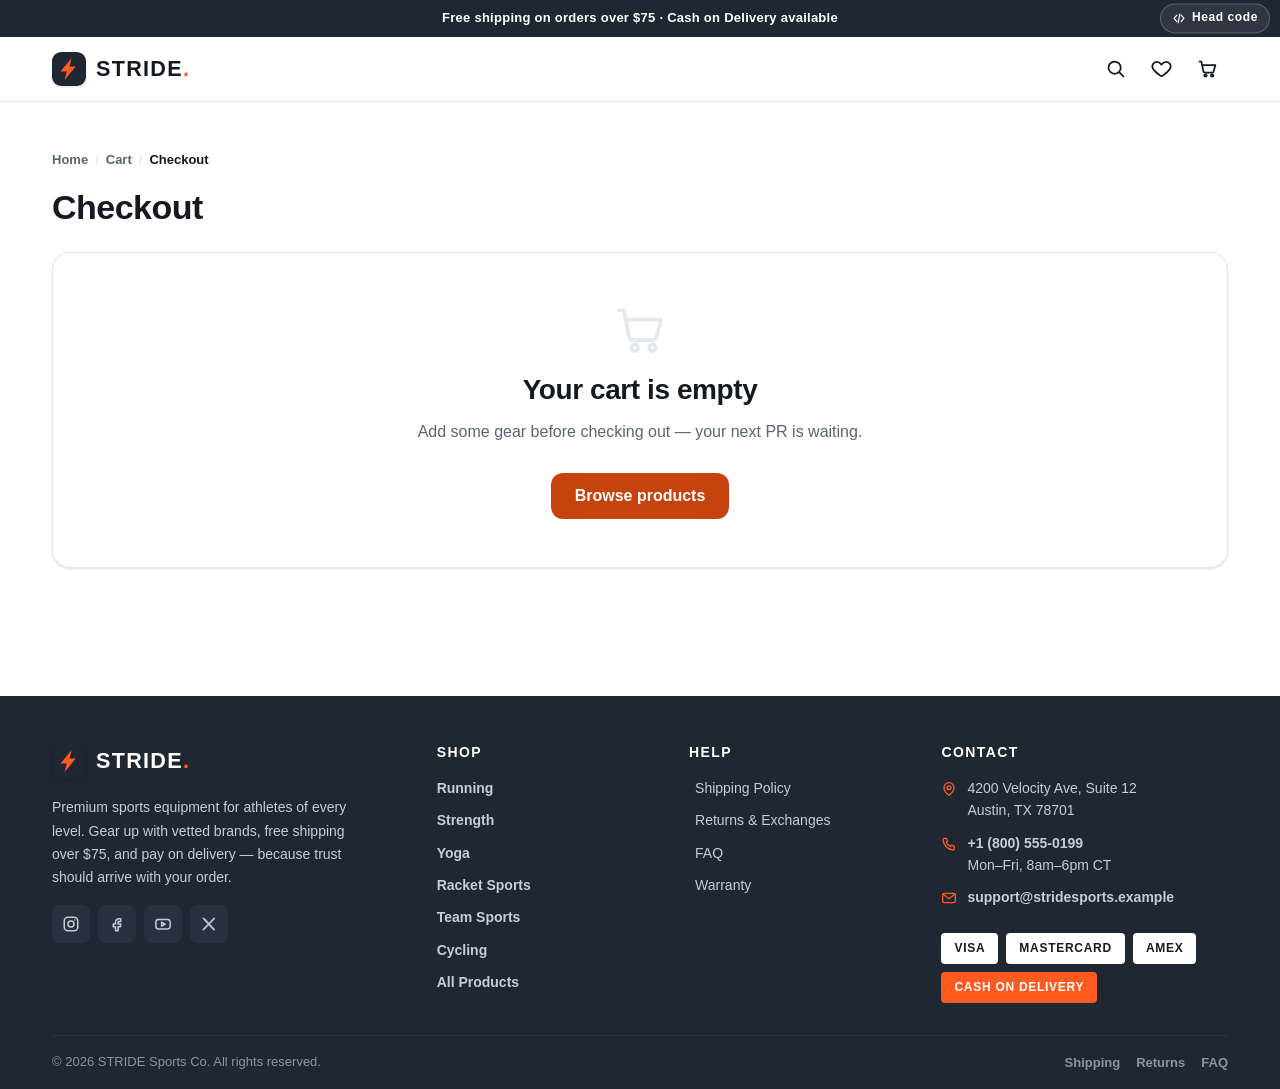
<file: checkout.html>
<!DOCTYPE html>
<!-- ============================================================
     STRIDE Sports Co. — checkout.html
     Cash-on-Delivery checkout: LEFT = contact & shipping form
     (full inline validation), RIGHT = sticky order summary.
     js/checkout.js renders the summary, validates the form,
     creates the order (SP-YYYY-XXXXXX), clears the cart and
     redirects to thank-you.html?order=ID.
     ============================================================ -->
<html lang="en">
<head>
  <meta charset="UTF-8">
  <meta name="viewport" content="width=device-width, initial-scale=1">
  <meta name="description" content="Secure checkout — pay on delivery. Review your order, tell us where to ship, done.">
  <meta name="theme-color" content="#1F2733">
  <title>Checkout | STRIDE Sports Co.</title>
  <link rel="icon" href="data:image/svg+xml,%3Csvg xmlns='http://www.w3.org/2000/svg' viewBox='0 0 32 32'%3E%3Crect width='32' height='32' rx='7' fill='%231F2733'/%3E%3Cpath d='M18 5 8 18h6l-2 9L24 13h-6l2-8z' fill='%23FF5A1F'/%3E%3C/svg%3E">
  <link rel="stylesheet" href="css/styles.css">
  <!-- Google Tag Manager -->
  <script>(function(w,d,s,l,i){w[l]=w[l]||[];w[l].push({'gtm.start':
  new Date().getTime(),event:'gtm.js'});var f=d.getElementsByTagName(s)[0],
  j=d.createElement(s),dl=l!='dataLayer'?'&l='+l:'';j.async=true;j.src=
  'https://www.googletagmanager.com/gtm.js?id='+i+dl;f.parentNode.insertBefore(j,f);
  })(window,document,'script','dataLayer','GTM-T3CN49P6');</script>
  <!-- End Google Tag Manager -->
</head>
<body data-page="checkout">
  <a class="skip-link" href="#main">Skip to content</a>

  <div id="announcement-root"></div>
  <div id="header-root"></div>

  <main id="main">
    <div class="container section" style="padding-top:32px">
      <nav class="breadcrumbs" aria-label="Breadcrumb">
        <a href="index.html">Home</a><span class="bc-sep">/</span>
        <a href="index.html#featured">Cart</a><span class="bc-sep">/</span>
        <span aria-current="page">Checkout</span>
      </nav>
      <h1 style="margin-bottom:24px">Checkout</h1>

      <div class="error-banner" id="form-error-banner" role="alert"></div>

      <div class="checkout__grid" id="checkout-grid">
        <!-- LEFT: FORM -->
        <div id="co-form-wrap">
          <form id="checkout-form" novalidate>

            <!-- 1. Contact -->
            <section class="co-card" aria-labelledby="co-contact-title">
              <h2 class="co-card__title" id="co-contact-title"><span class="step-num">1</span> Contact information</h2>
              <div class="form-grid cols-2">
                <div class="field span-2">
                  <label for="f-fullname">Full name <span class="req">*</span></label>
                  <input type="text" id="f-fullname" name="fullname" autocomplete="name" placeholder="Jordan Kim" required>
                  <p class="field-error"></p>
                </div>
                <div class="field">
                  <label for="f-email">Email <span class="req">*</span></label>
                  <input type="email" id="f-email" name="email" autocomplete="email" placeholder="you@example.com" required>
                  <p class="field-error"></p>
                </div>
                <div class="field">
                  <label for="f-phone">Phone <span class="req">*</span></label>
                  <input type="tel" id="f-phone" name="phone" autocomplete="tel" placeholder="(555) 123-4567" required>
                  <p class="field-error"></p>
                </div>
              </div>
            </section>

            <!-- 2. Shipping -->
            <section class="co-card" aria-labelledby="co-ship-title">
              <h2 class="co-card__title" id="co-ship-title"><span class="step-num">2</span> Shipping address</h2>
              <div class="form-grid cols-2">
                <div class="field span-2">
                  <label for="f-country">Country</label>
                  <select id="f-country" name="country" disabled aria-describedby="country-note">
                    <option value="US" selected>United States</option>
                  </select>
                  <p class="field-error"></p>
                  <p class="file-note" id="country-note" style="margin-top:4px">We currently ship within the United States only.</p>
                </div>
                <div class="field span-2">
                  <label for="f-state">State / Region <span class="req">*</span></label>
                  <select id="f-state" name="state" autocomplete="address-level1" required>
                    <option value="">Select your state…</option>
                  </select>
                  <p class="field-error"></p>
                </div>
                <div class="field">
                  <label for="f-city">City <span class="req">*</span></label>
                  <input type="text" id="f-city" name="city" autocomplete="address-level2" placeholder="Austin" required>
                  <p class="field-error"></p>
                </div>
                <div class="field">
                  <label for="f-zip">ZIP code <span class="req">*</span></label>
                  <input type="text" id="f-zip" name="zip" inputmode="numeric" autocomplete="postal-code" placeholder="78701" maxlength="10" required>
                  <p class="field-error"></p>
                </div>
                <div class="field span-2">
                  <label for="f-address1">Street address <span class="req">*</span></label>
                  <input type="text" id="f-address1" name="address1" autocomplete="address-line1" placeholder="1234 Pecan St" required>
                  <p class="field-error"></p>
                </div>
                <div class="field span-2">
                  <label for="f-address2">Apartment, suite, etc. <span class="optional">(optional)</span></label>
                  <input type="text" id="f-address2" name="address2" autocomplete="address-line2" placeholder="Apt 4B">
                  <p class="field-error"></p>
                </div>
                <div class="field span-2">
                  <label for="f-notes">Order notes <span class="optional">(optional)</span></label>
                  <textarea id="f-notes" name="notes" placeholder="Gate codes, delivery preferences…"></textarea>
                  <p class="field-error"></p>
                </div>
              </div>

              <label class="check-row"><input type="checkbox" id="f-diff"> Ship to a different address</label>

              <div class="ship-diff" id="ship-diff">
                <div class="form-grid cols-2">
                  <div class="field span-2">
                    <label for="d-name">Recipient name <span class="req">*</span></label>
                    <input type="text" id="d-name" autocomplete="shipping name" placeholder="Whoever receives the parcel">
                    <p class="field-error"></p>
                  </div>
                  <div class="field span-2">
                    <label for="d-address1">Street address <span class="req">*</span></label>
                    <input type="text" id="d-address1" placeholder="1234 Pecan St">
                    <p class="field-error"></p>
                  </div>
                  <div class="field span-2">
                    <label for="d-address2">Apartment, suite, etc. <span class="optional">(optional)</span></label>
                    <input type="text" id="d-address2">
                    <p class="field-error"></p>
                  </div>
                  <div class="field">
                    <label for="d-city">City <span class="req">*</span></label>
                    <input type="text" id="d-city" placeholder="Austin">
                    <p class="field-error"></p>
                  </div>
                  <div class="field">
                    <label for="d-state">State <span class="req">*</span></label>
                    <select id="d-state"><option value="">Select…</option></select>
                    <p class="field-error"></p>
                  </div>
                  <div class="field">
                    <label for="d-zip">ZIP code <span class="req">*</span></label>
                    <input type="text" id="d-zip" inputmode="numeric" maxlength="10" placeholder="78701">
                    <p class="field-error"></p>
                  </div>
                </div>
              </div>

              <label class="check-row"><input type="checkbox" id="f-save-info" checked> Save this information for next time</label>
            </section>

            <!-- 3. Payment (COD) -->
            <section class="co-card" aria-labelledby="co-pay-title">
              <h2 class="co-card__title" id="co-pay-title"><span class="step-num">3</span> Payment</h2>
              <div class="radio-card radio-card--locked">
                <input type="radio" name="payment" id="pay-cod" value="cod" checked disabled aria-describedby="cod-note">
                <span>
                  <b>Cash on Delivery</b>
                  <p class="note" id="cod-note">Pay when your order arrives. Inspect your items at the door, then pay the courier in cash or by card. No prepayment, no card details required — that is the point.</p>
                </span>
              </div>
              <p class="file-note" style="margin-top:10px">The only payment method available at checkout. Your order total is collected on delivery.</p>
            </section>

            <!-- 4. Terms -->
            <section class="co-card" aria-labelledby="co-terms-title">
              <h2 class="co-card__title" id="co-terms-title"><span class="step-num">4</span> Confirmation</h2>
              <label class="check-row" style="margin-bottom:6px">
                <input type="checkbox" id="f-terms" required>
                <span>I agree to the <button type="button" class="link" data-policy="shipping" style="background:none;padding:0;font-weight:700;text-decoration:underline;color:var(--c-primary)">Shipping Policy</button> and <button type="button" class="link" data-policy="returns" style="background:none;padding:0;font-weight:700;text-decoration:underline;color:var(--c-primary)">Terms &amp; Conditions</button> <span class="req">*</span></span>
              </label>
              <p class="field-error" id="terms-error" style="margin-top:4px">You must accept the Terms &amp; Conditions to place your order.</p>
            </section>

            <button type="submit" class="btn btn--primary btn--lg btn--block" id="place-order" style="margin-top:20px">
              <span class="spinner" aria-hidden="true"></span>
              Place Order — Pay on Delivery
            </button>
          </form>
        </div>

        <!-- RIGHT: ORDER SUMMARY -->
        <aside class="co-aside" id="co-aside" aria-label="Order summary">
          <div class="co-card co-summary">
            <div style="display:flex;justify-content:space-between;align-items:center;margin-bottom:16px">
              <h2 style="margin:0;font-size:20px">Order summary</h2>
              <a class="co-edit-link" href="index.html#featured">Edit cart</a>
            </div>
            <div class="co-items" id="co-items"></div>
            <div id="co-promo-box"></div>
            <div class="sum-lines">
              <div class="sum-line"><span>Subtotal</span><span id="sum-subtotal">$0.00</span></div>
              <div class="sum-line discount" id="sum-discount-row" hidden><span>Discount</span><span id="sum-discount">−$0.00</span></div>
              <div class="sum-line"><span>Shipping <span id="sum-shipping-note" style="font-size:12px;display:block"></span></span><span id="sum-shipping">—</span></div>
              <div class="sum-line"><span>Tax estimate</span><span id="sum-tax">—</span></div>
              <div class="sum-line sum-line--total"><span>Total</span><span id="sum-total">$0.00</span></div>
            </div>
            <p class="file-note" style="margin-top:12px">
              <svg viewBox="0 0 24 24" width="14" height="14" fill="none" stroke="currentColor" stroke-width="2" stroke-linecap="round" stroke-linejoin="round" style="vertical-align:-2px" aria-hidden="true"><path d="M12 3l7.5 3.2v5.1c0 4.6-3.2 8.6-7.5 10.2-4.3-1.6-7.5-5.6-7.5-10.2V6.2z"/></svg>
              Nothing is charged online — you pay the courier on delivery.
            </p>
          </div>
        </aside>
      </div>

      <!-- Empty cart state -->
      <div class="co-card co-empty" id="co-empty" hidden>
        <svg viewBox="0 0 24 24" width="56" height="56" fill="none" stroke="currentColor" stroke-width="1.6" stroke-linecap="round" stroke-linejoin="round" aria-hidden="true"><path d="M3 4h2l2.3 11.2a2 2 0 0 0 2 1.6h7.8a2 2 0 0 0 2-1.55L21 8H6"/><circle cx="9.7" cy="20" r="1.4"/><circle cx="17.3" cy="20" r="1.4"/></svg>
        <h2>Your cart is empty</h2>
        <p class="muted">Add some gear before checking out — your next PR is waiting.</p>
        <a class="btn btn--primary" href="index.html#featured" style="margin-top:12px">Browse products</a>
      </div>
    </div>
  </main>

  <div id="drawer-root"></div>
  <div id="modal-root"></div>
  <div class="toast-root" id="toast-root" aria-live="polite" aria-atomic="false"></div>
  <div id="footer-root"></div>

  <script src="js/data.js"></script>
  <script src="js/main.js"></script>
  <script src="js/checkout.js"></script>
</body>
</html>
</file>
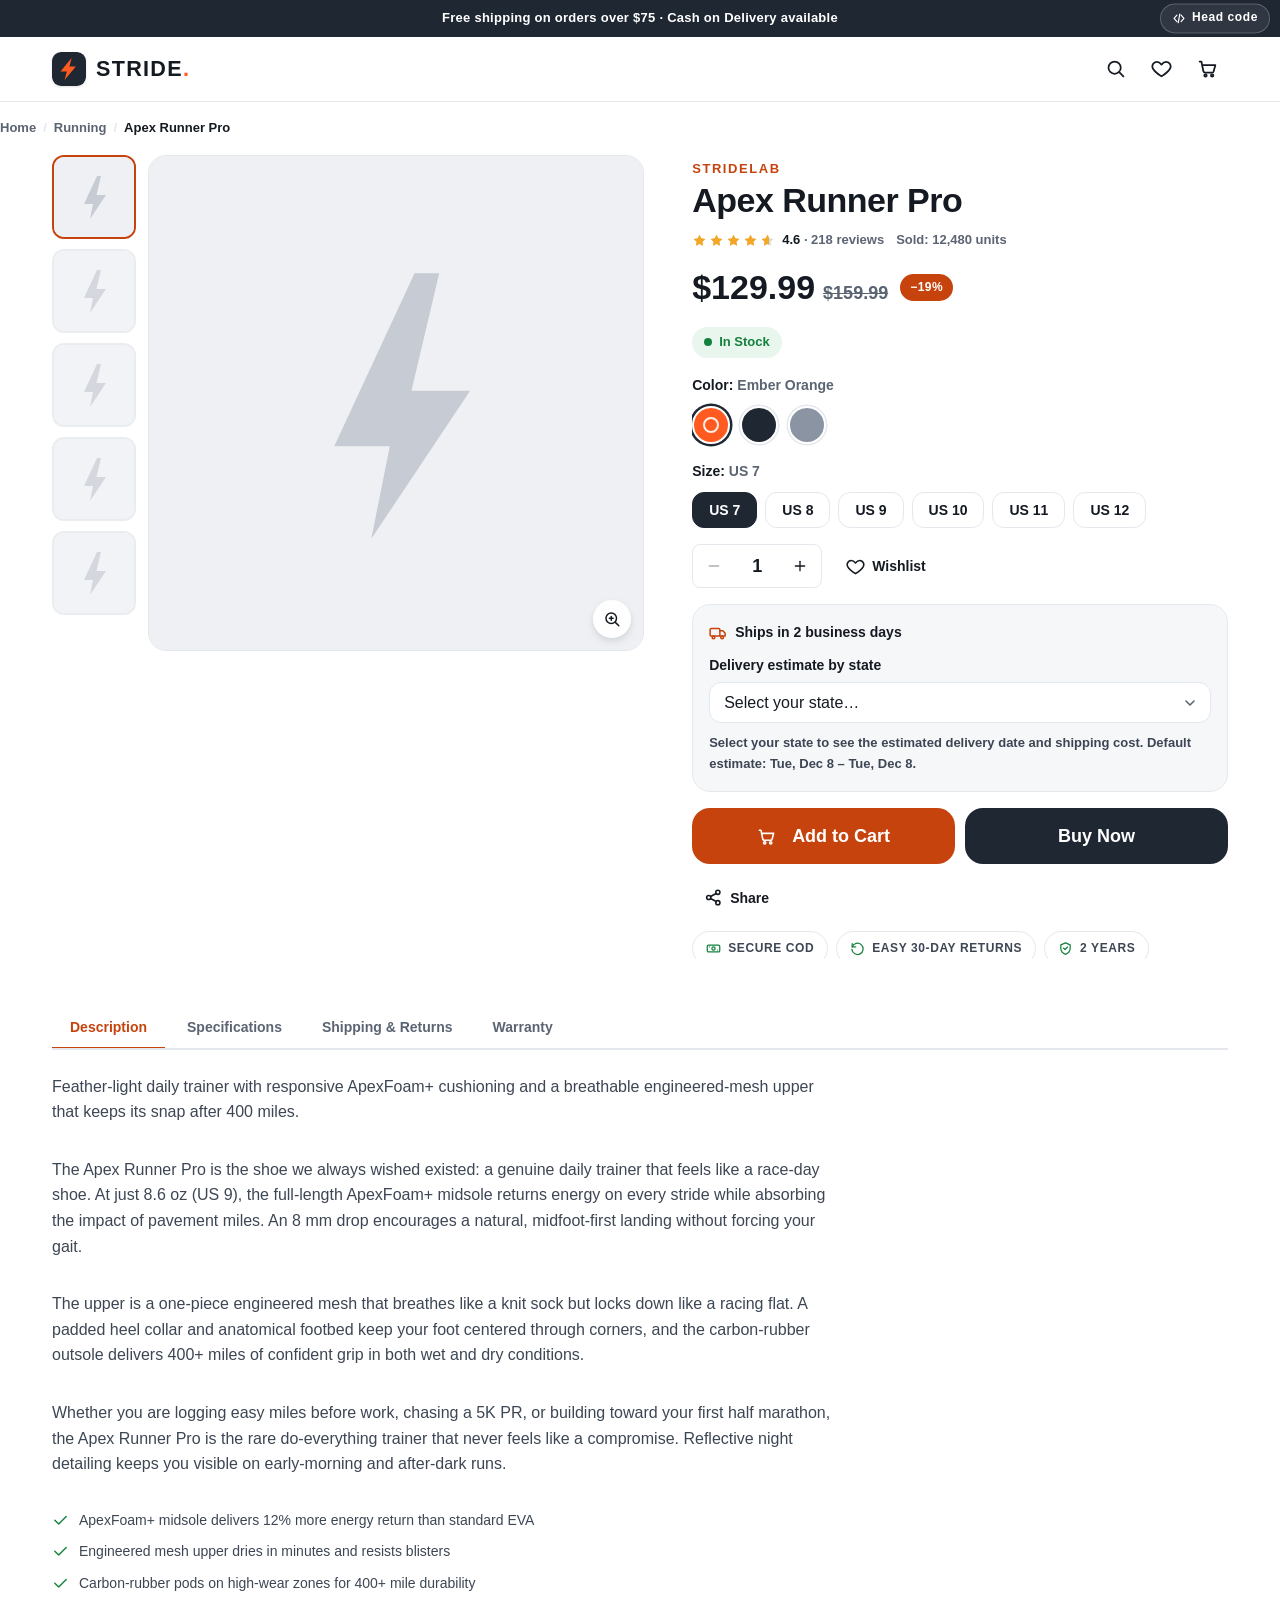
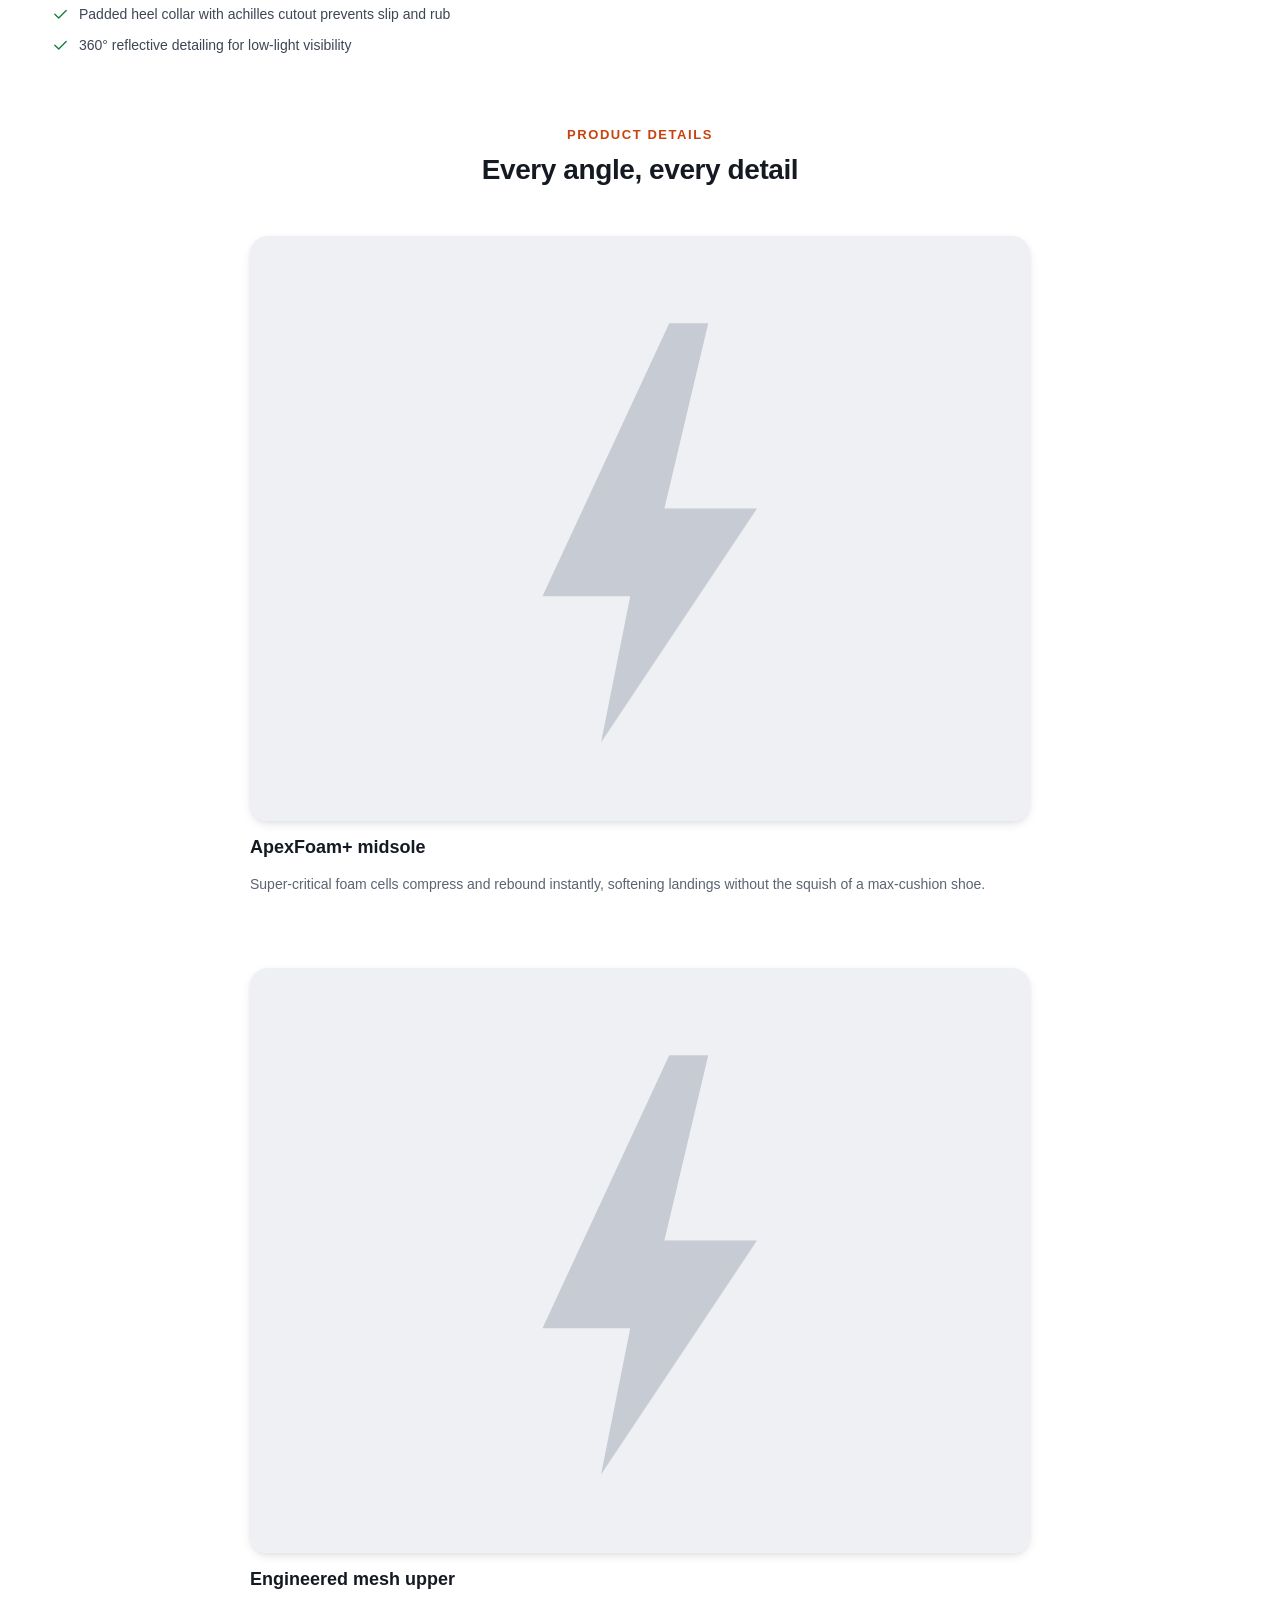
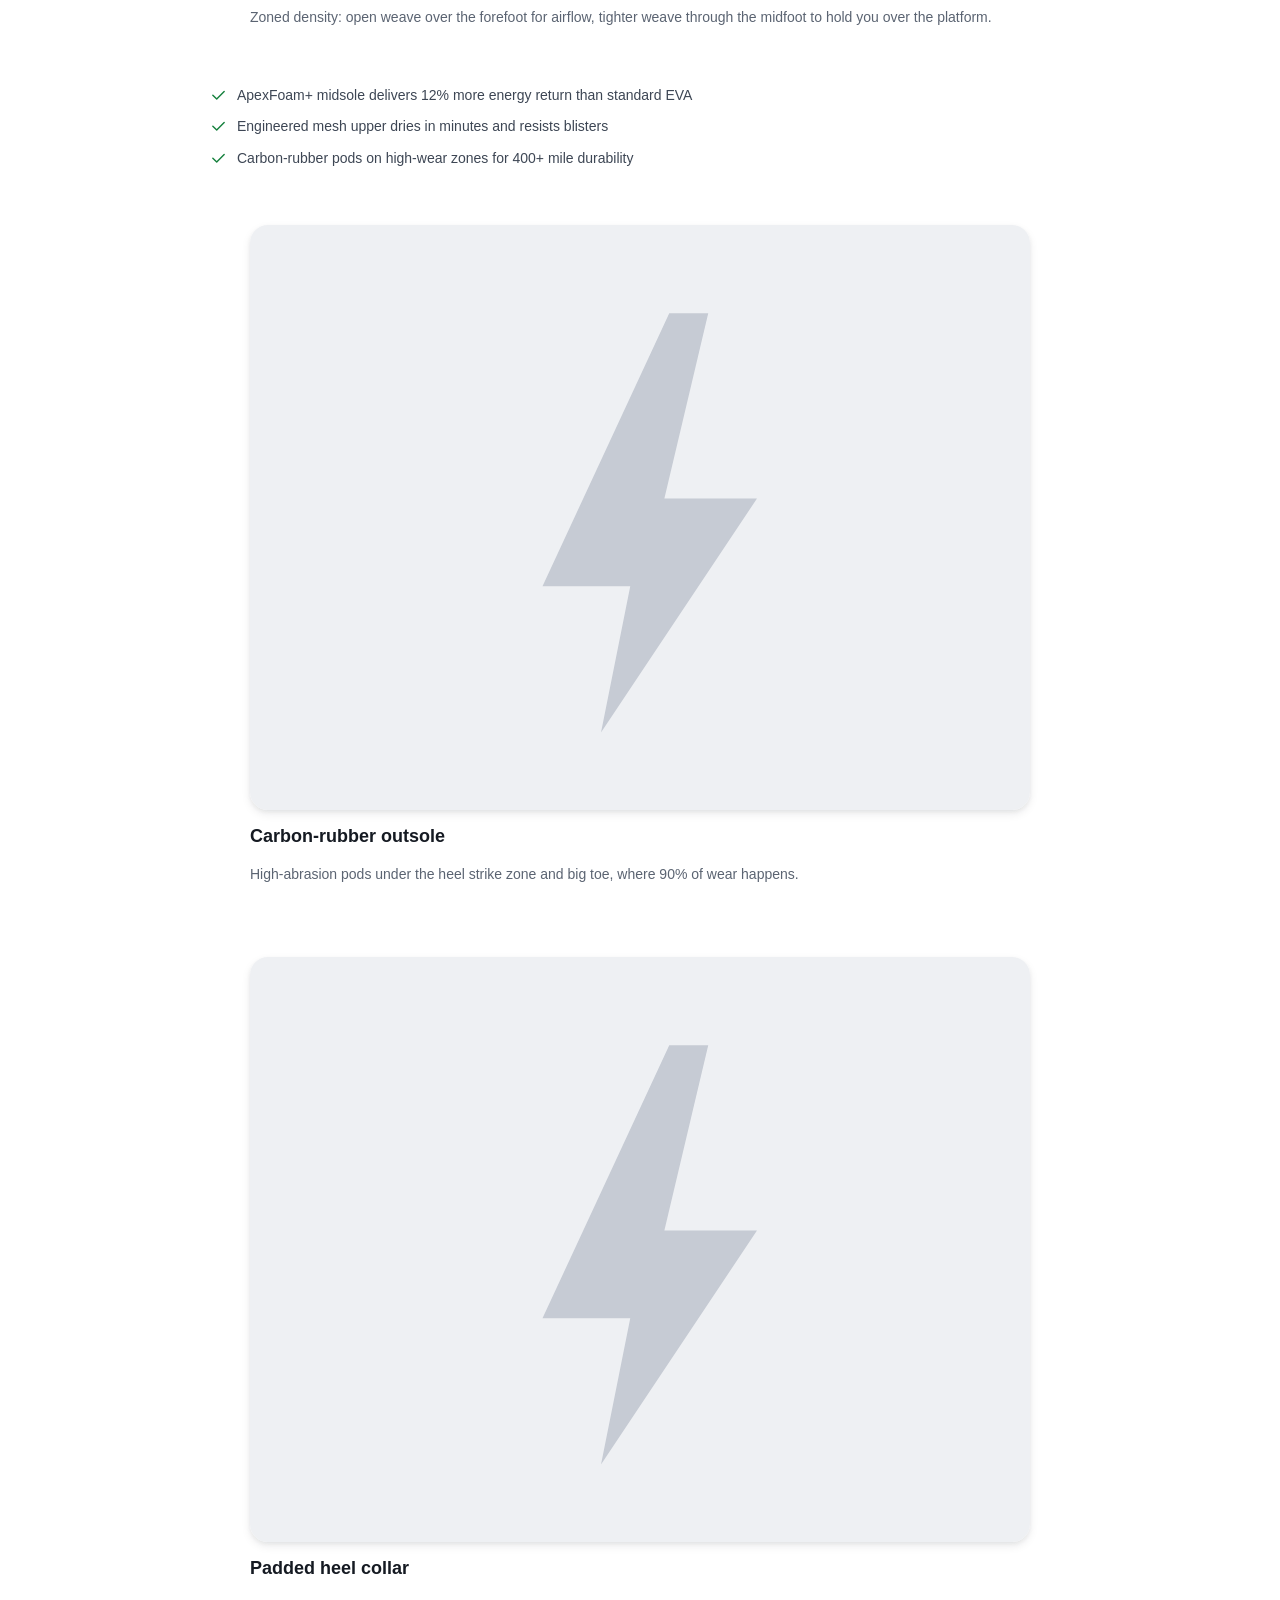
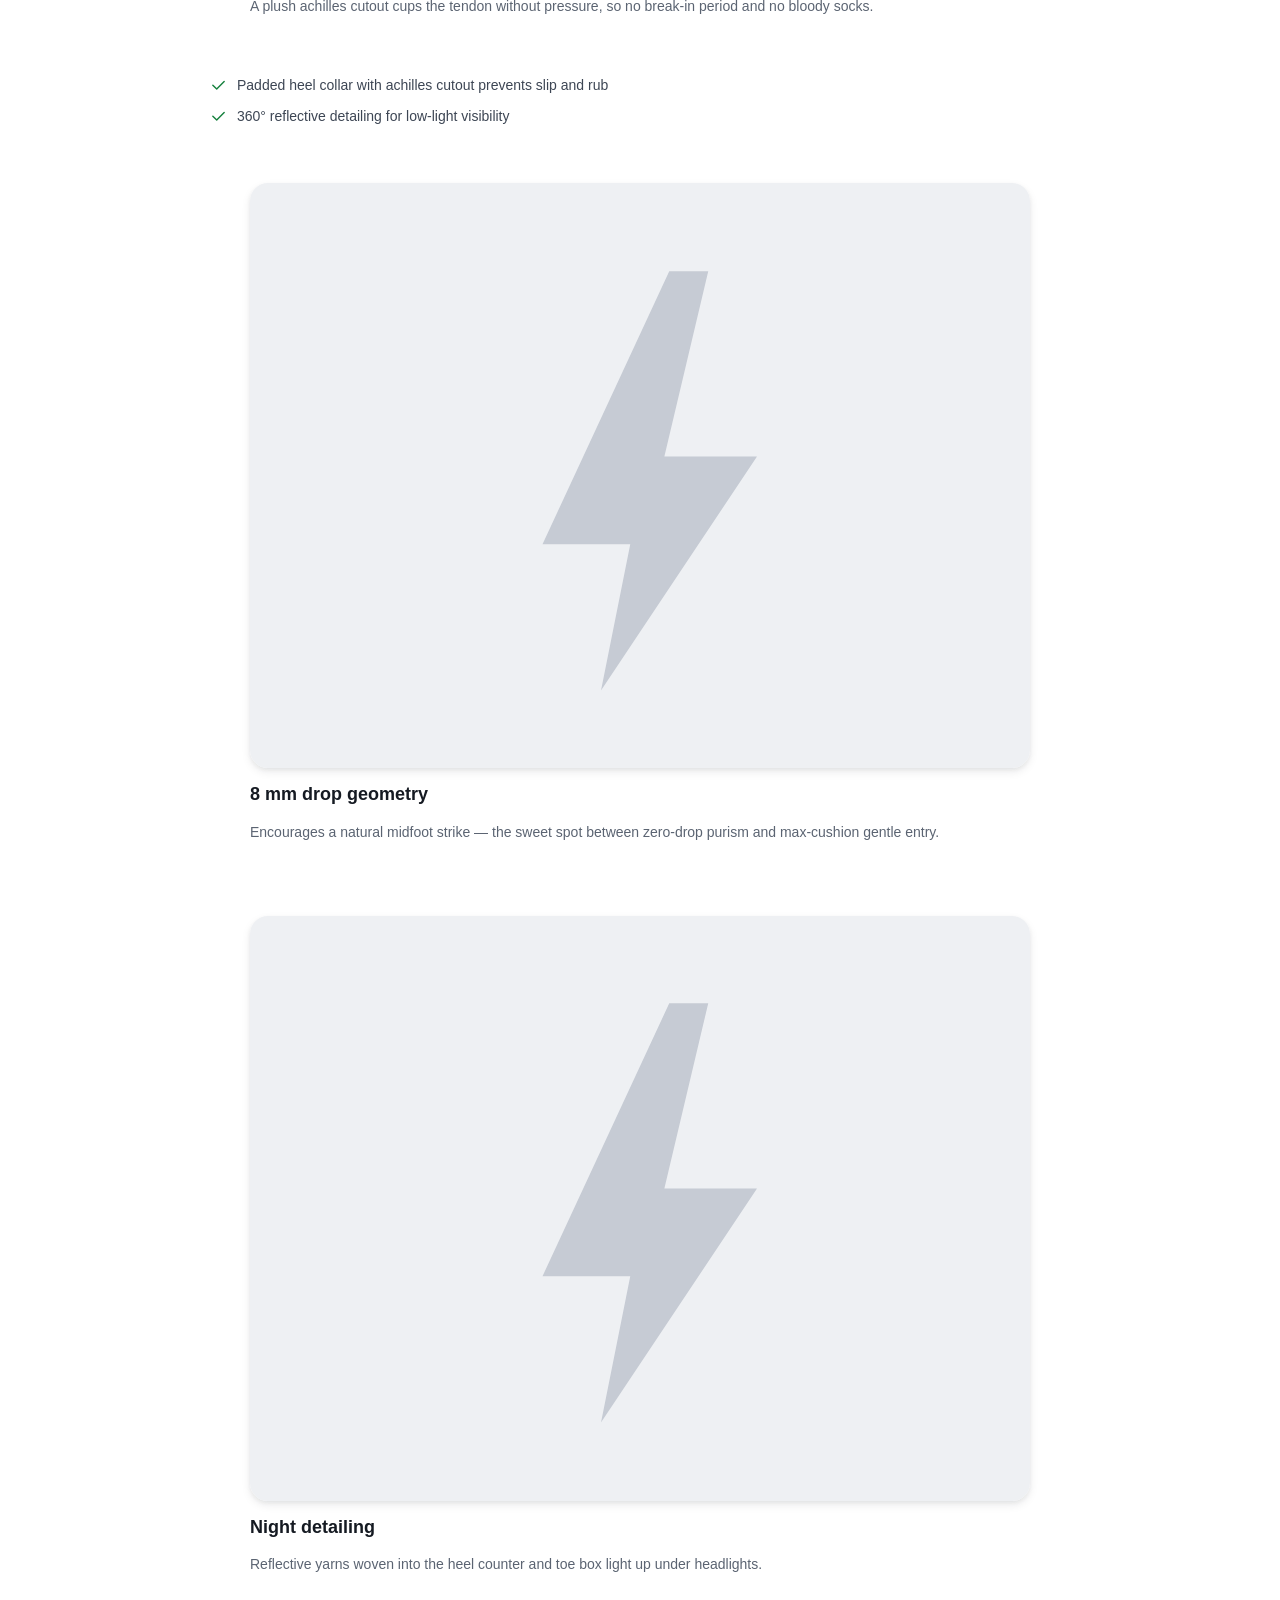
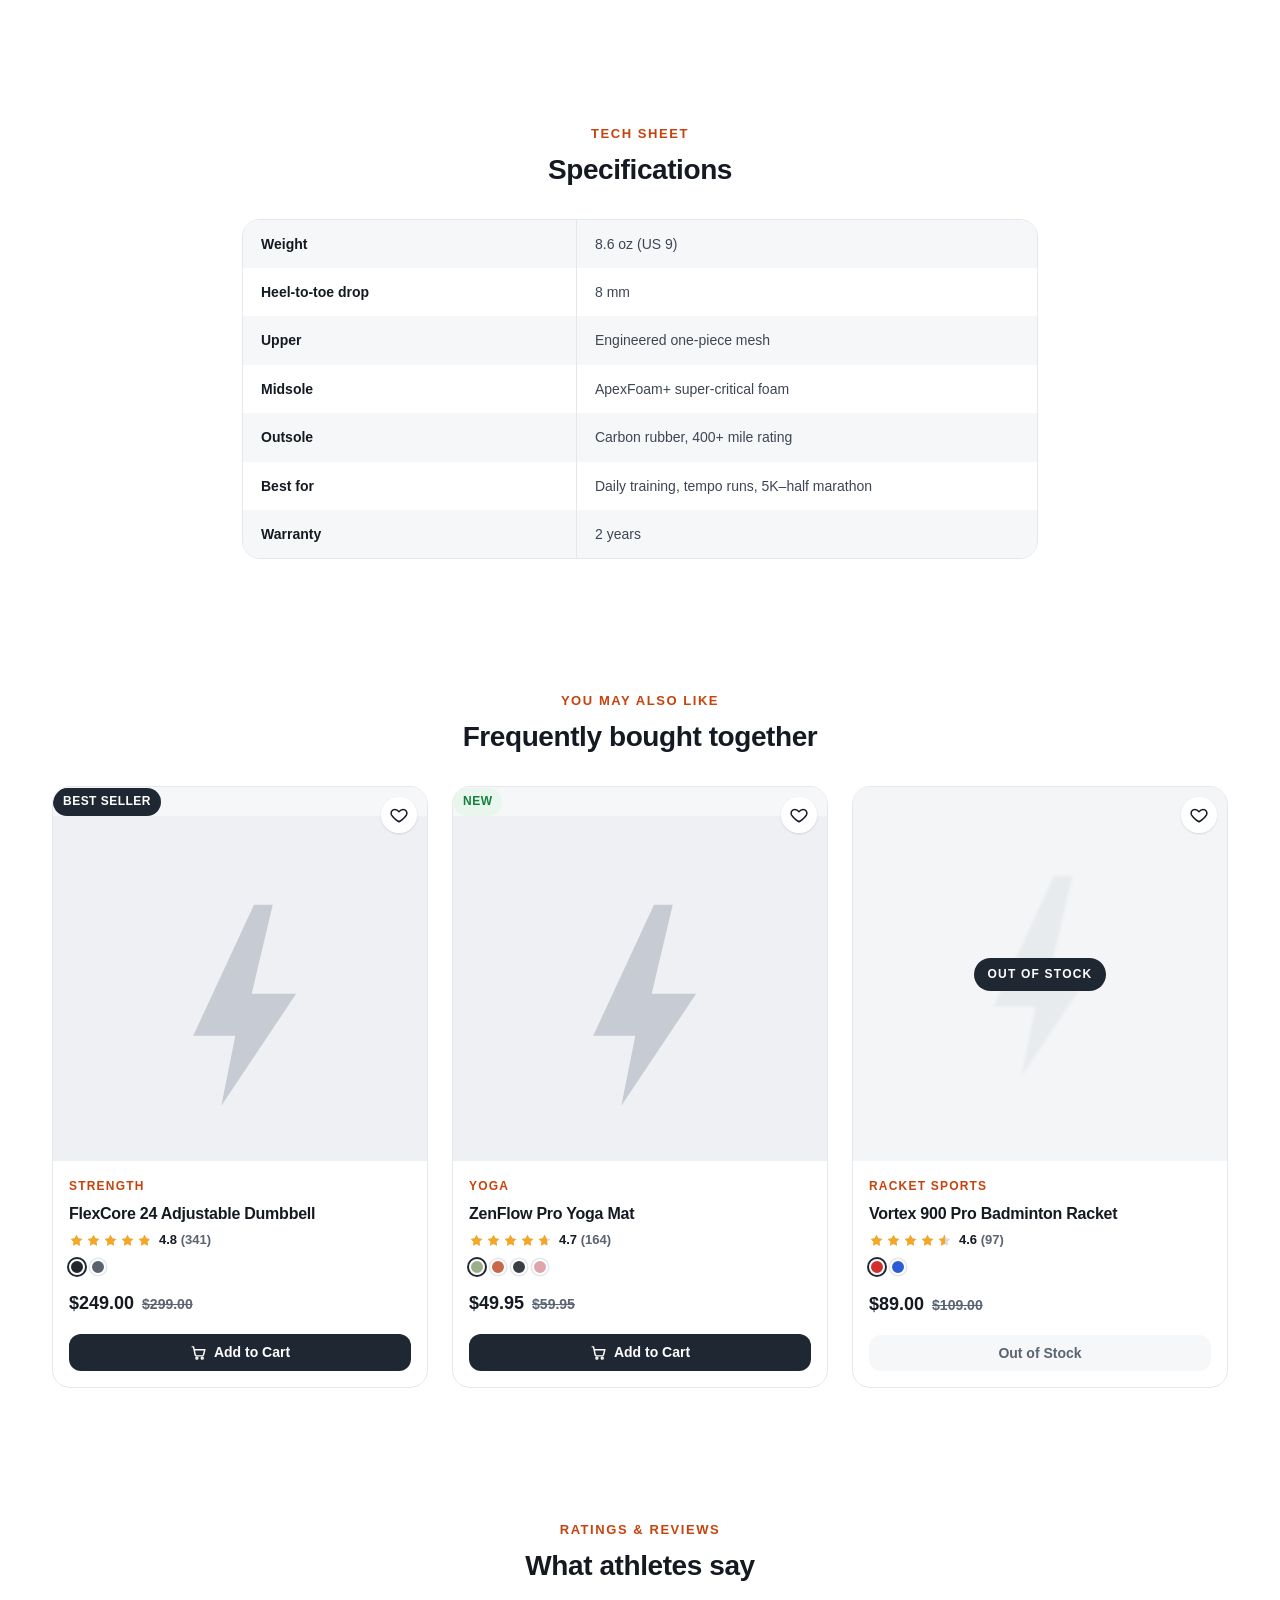
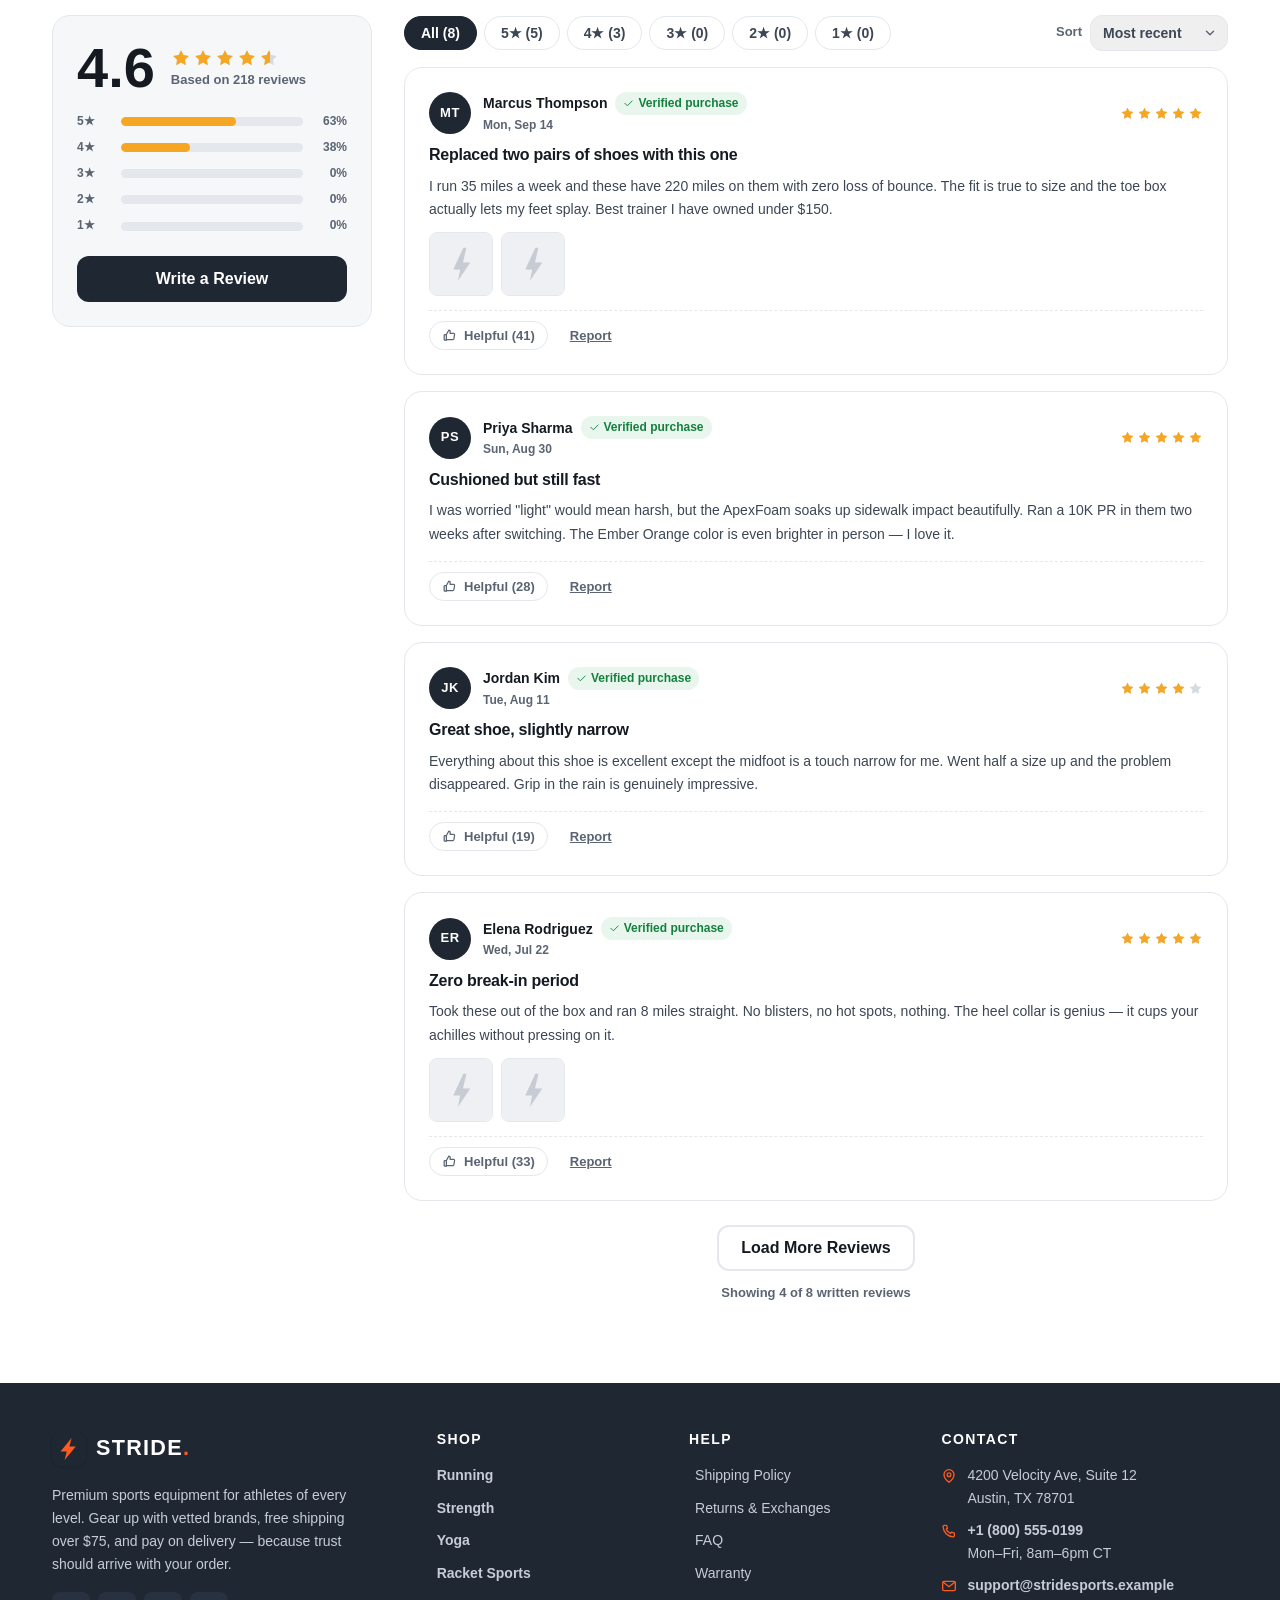
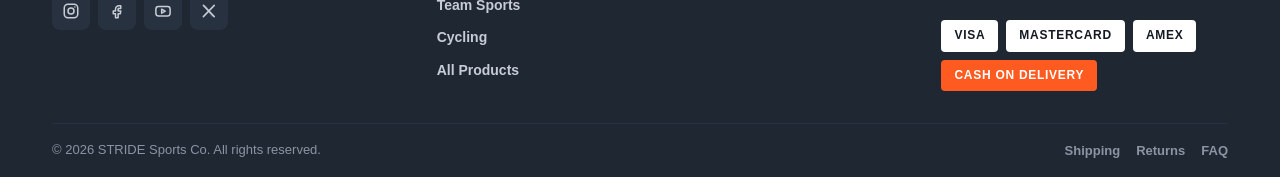
<file: product-1.html>
<!DOCTYPE html>
<!-- ============================================================
     STRIDE Sports Co. — product-N.html (product detail shell)
     This page is intentionally a thin shell: it declares
     data-product-id on <body>, and js/product.js renders the
     full detail page (gallery, buy box, tabs, specs, reviews)
     from js/data.js — the single source of truth.
     ============================================================ -->
<html lang="en">
<head>
  <meta charset="UTF-8">
  <meta name="viewport" content="width=device-width, initial-scale=1">
  <meta name="description" content="Feather-light daily running trainer with ApexFoam+ cushioning Buy Apex Runner Pro from STRIDE Sports Co. with cash on delivery, free shipping over $75 and 30-day returns.">
  <meta name="theme-color" content="#1F2733">
  <title>Apex Runner Pro | STRIDE Sports Co.</title>
  <link rel="icon" href="data:image/svg+xml,%3Csvg xmlns='http://www.w3.org/2000/svg' viewBox='0 0 32 32'%3E%3Crect width='32' height='32' rx='7' fill='%231F2733'/%3E%3Cpath d='M18 5 8 18h6l-2 9L24 13h-6l2-8z' fill='%23FF5A1F'/%3E%3C/svg%3E">
  <link rel="stylesheet" href="css/styles.css">
  <!-- Google Tag Manager -->
  <script>(function(w,d,s,l,i){w[l]=w[l]||[];w[l].push({'gtm.start':
  new Date().getTime(),event:'gtm.js'});var f=d.getElementsByTagName(s)[0],
  j=d.createElement(s),dl=l!='dataLayer'?'&l='+l:'';j.async=true;j.src=
  'https://www.googletagmanager.com/gtm.js?id='+i+dl;f.parentNode.insertBefore(j,f);
  })(window,document,'script','dataLayer','GTM-T3CN49P6');</script>
  <!-- End Google Tag Manager -->
</head>
<body data-page="product" data-product-id="p1">
  <a class="skip-link" href="#main">Skip to content</a>

  <div id="announcement-root"></div>
  <div id="header-root"></div>

  <main id="main">
    <noscript>
      <p style="padding:16px;text-align:center;background:#FDECEA;color:#B42318;font-weight:700">
        This product page requires JavaScript. Please enable JavaScript and reload.
      </p>
    </noscript>
    <div id="product-root">
      <!-- Loading skeleton (replaced by js/product.js) -->
      <div class="container">
        <div class="breadcrumbs"><span class="skel" style="width:220px;height:14px"></span></div>
        <div class="pdp">
          <div class="skel" style="aspect-ratio:1/1;border-radius:18px"></div>
          <div style="display:grid;gap:14px;align-content:start">
            <span class="skel" style="width:40%;height:16px"></span>
            <span class="skel" style="width:75%;height:30px"></span>
            <span class="skel" style="width:30%;height:26px"></span>
            <span class="skel" style="width:100%;height:120px;border-radius:18px"></span>
            <span class="skel" style="width:55%;height:46px;border-radius:12px"></span>
          </div>
        </div>
      </div>
    </div>
  </main>

  <div id="drawer-root"></div>
  <div id="modal-root"></div>
  <div class="toast-root" id="toast-root" aria-live="polite" aria-atomic="false"></div>
  <div id="footer-root"></div>

  <script src="js/data.js"></script>
  <script src="js/main.js"></script>
  <script src="js/product.js"></script>
</body>
</html>
</file>
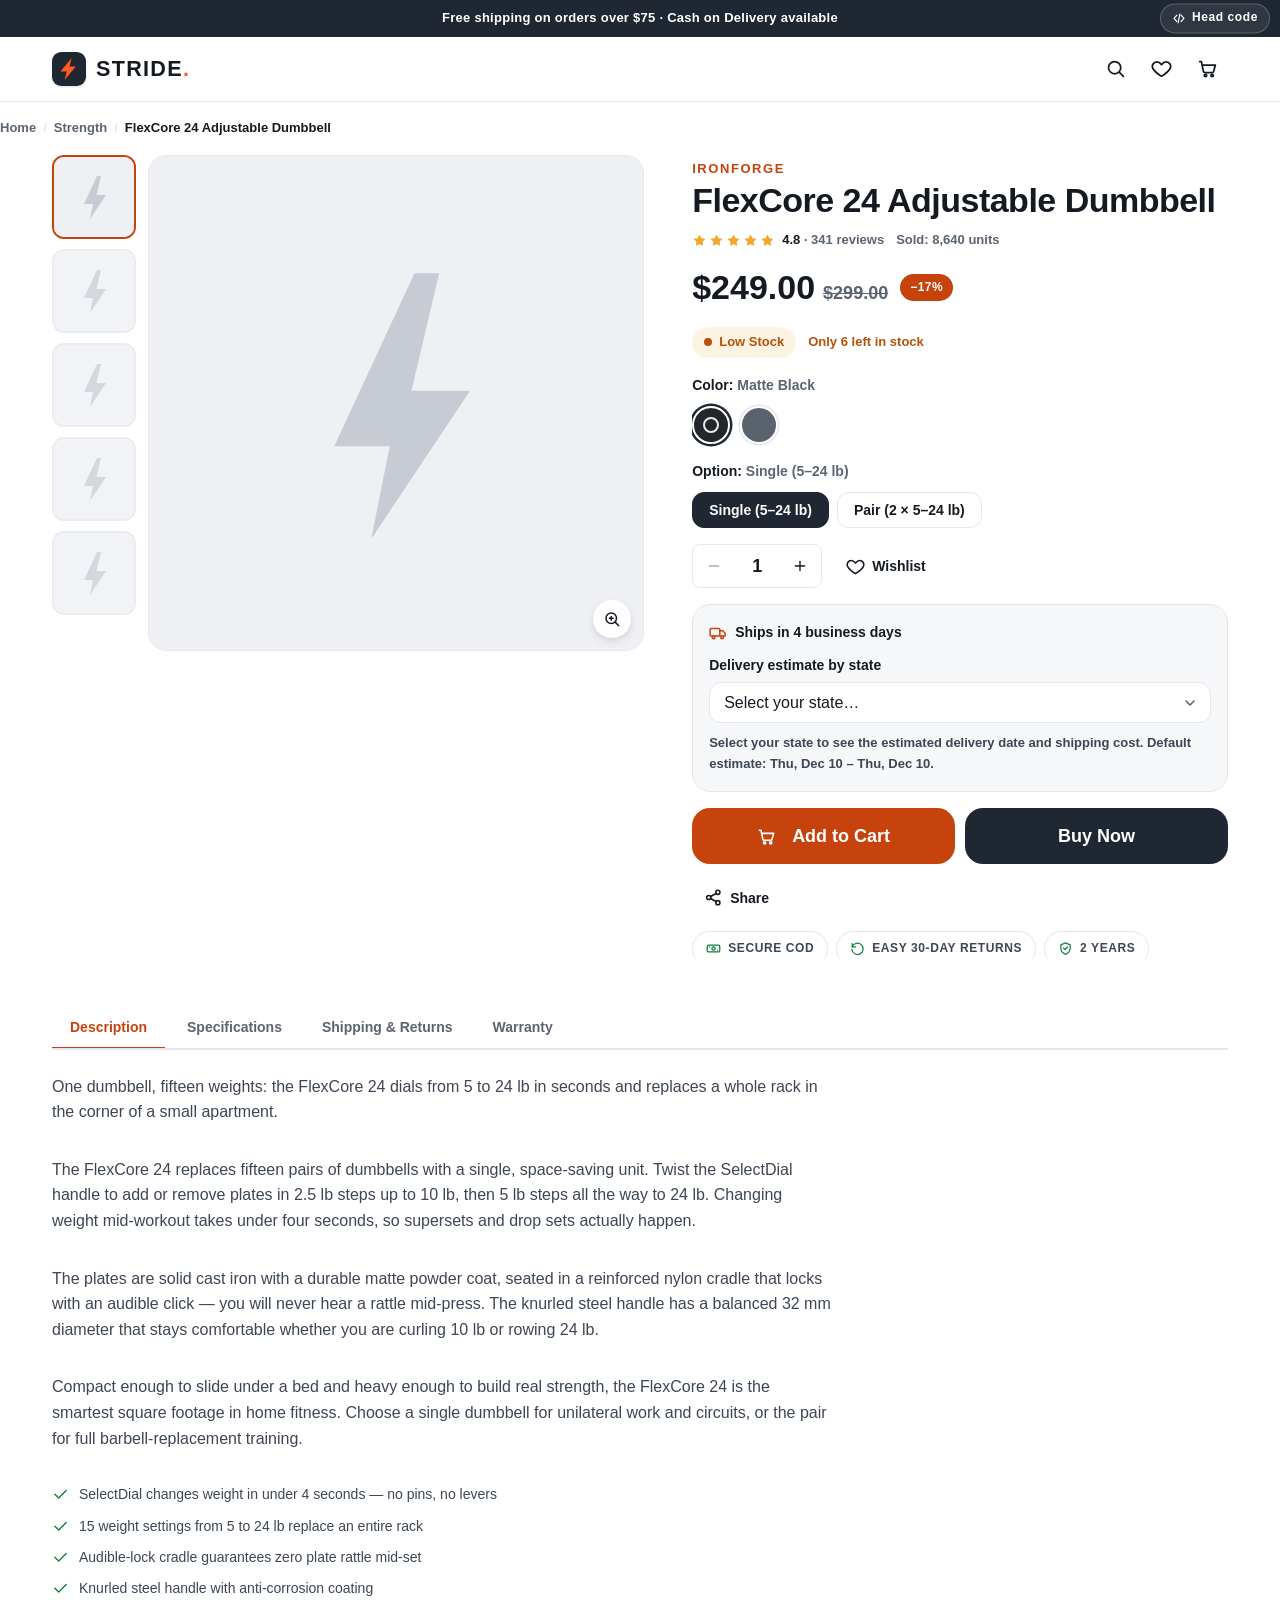
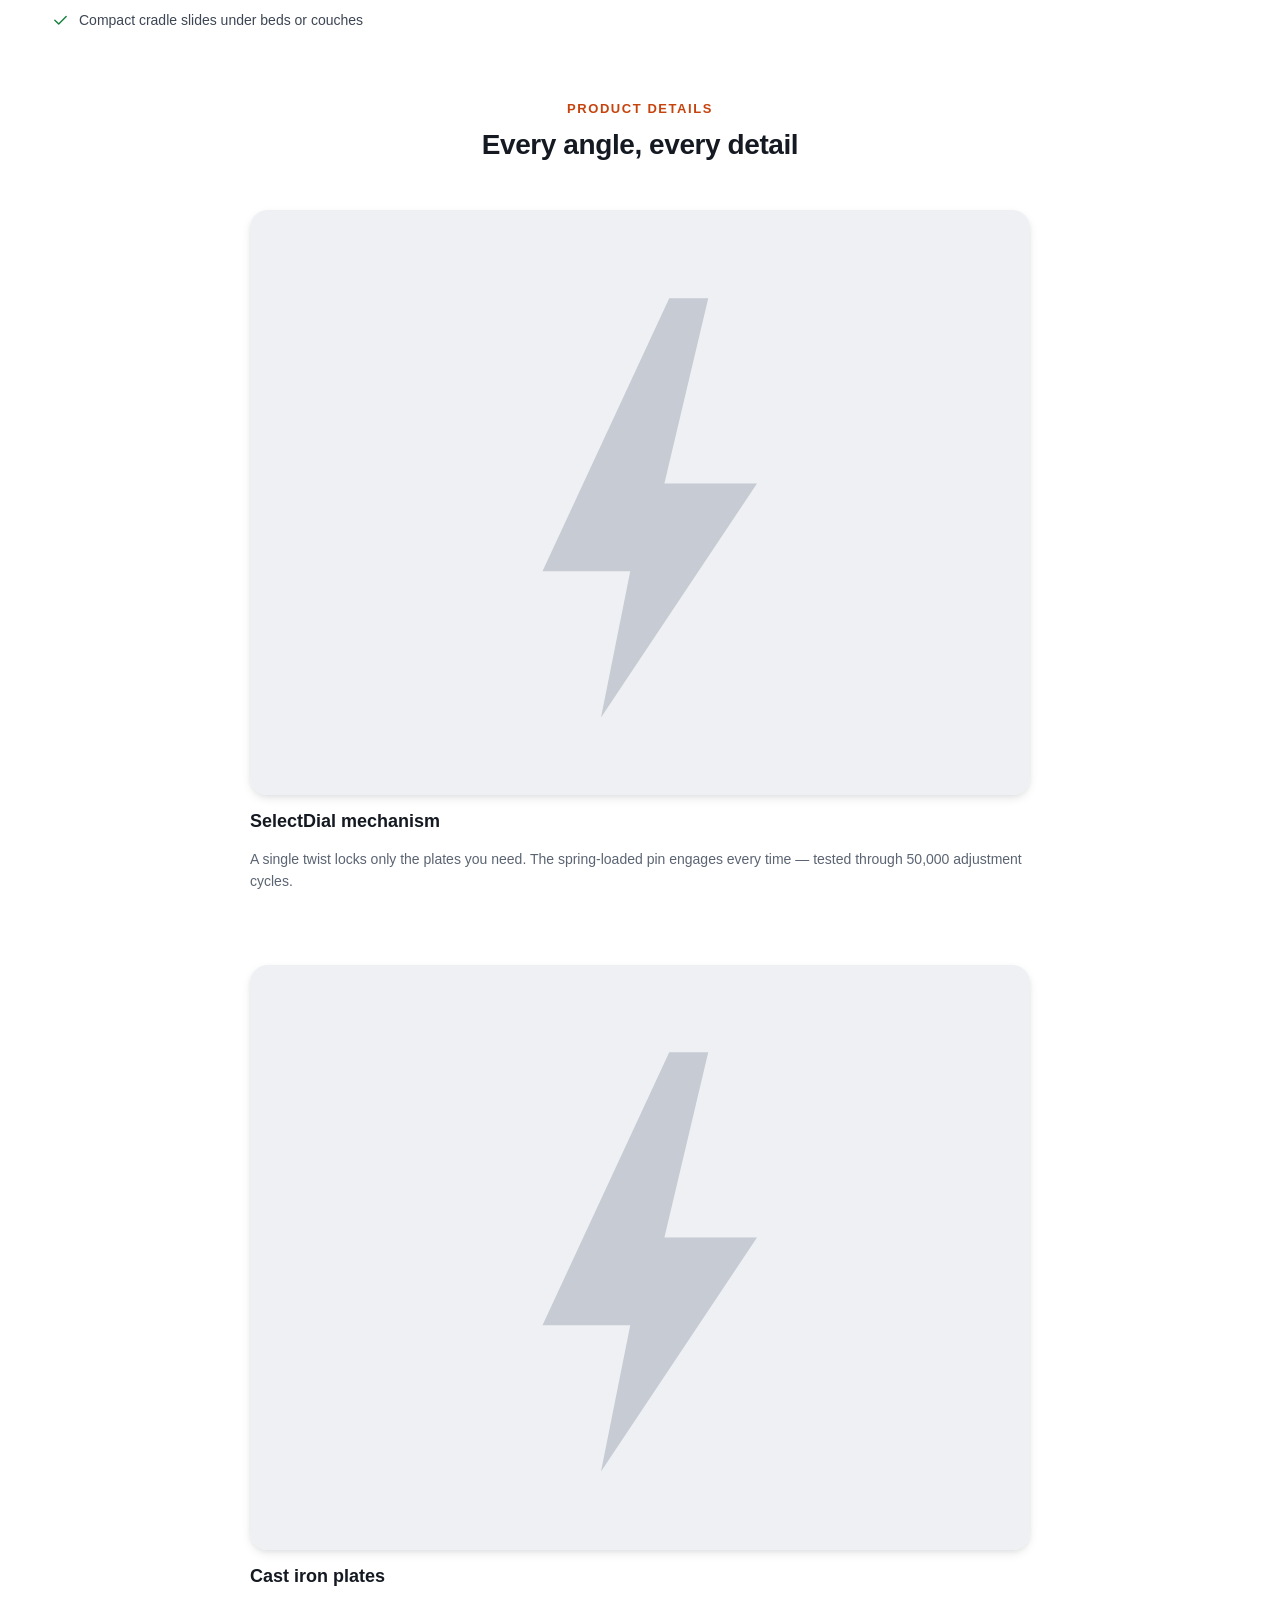
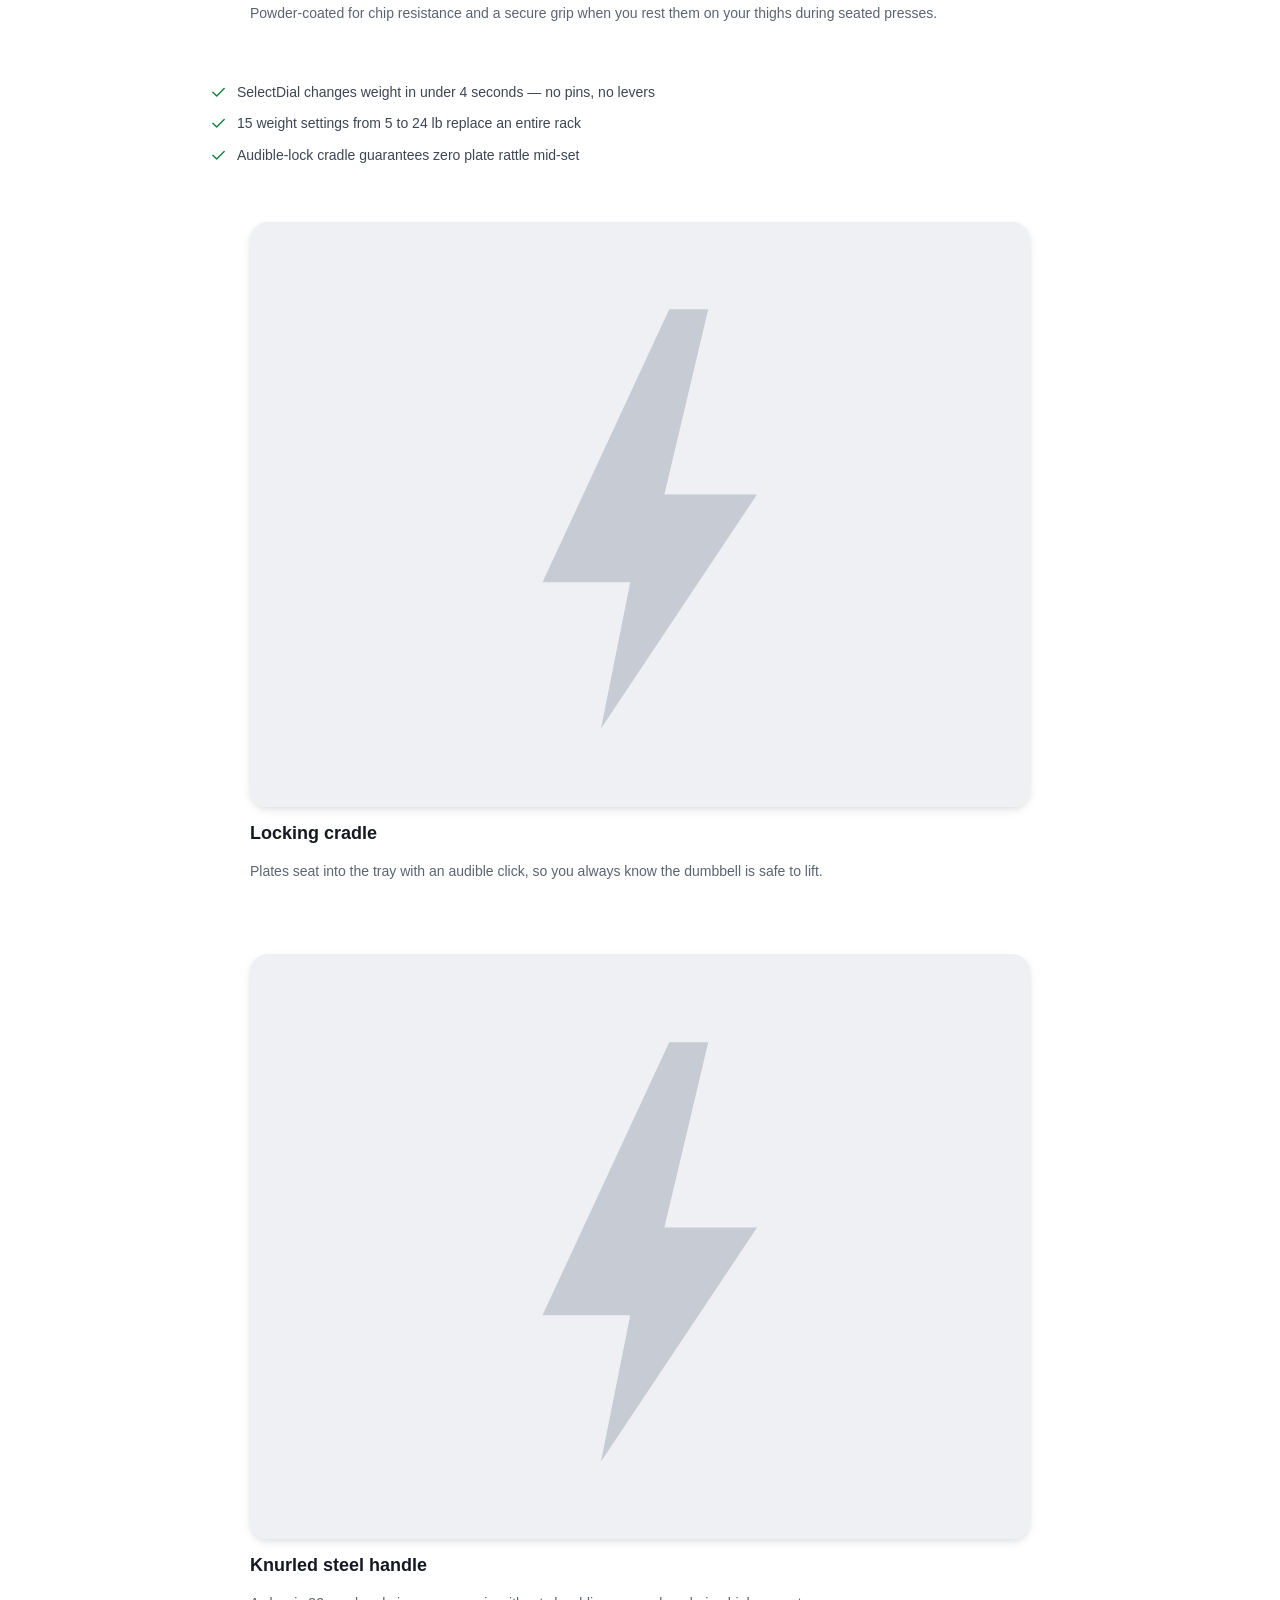
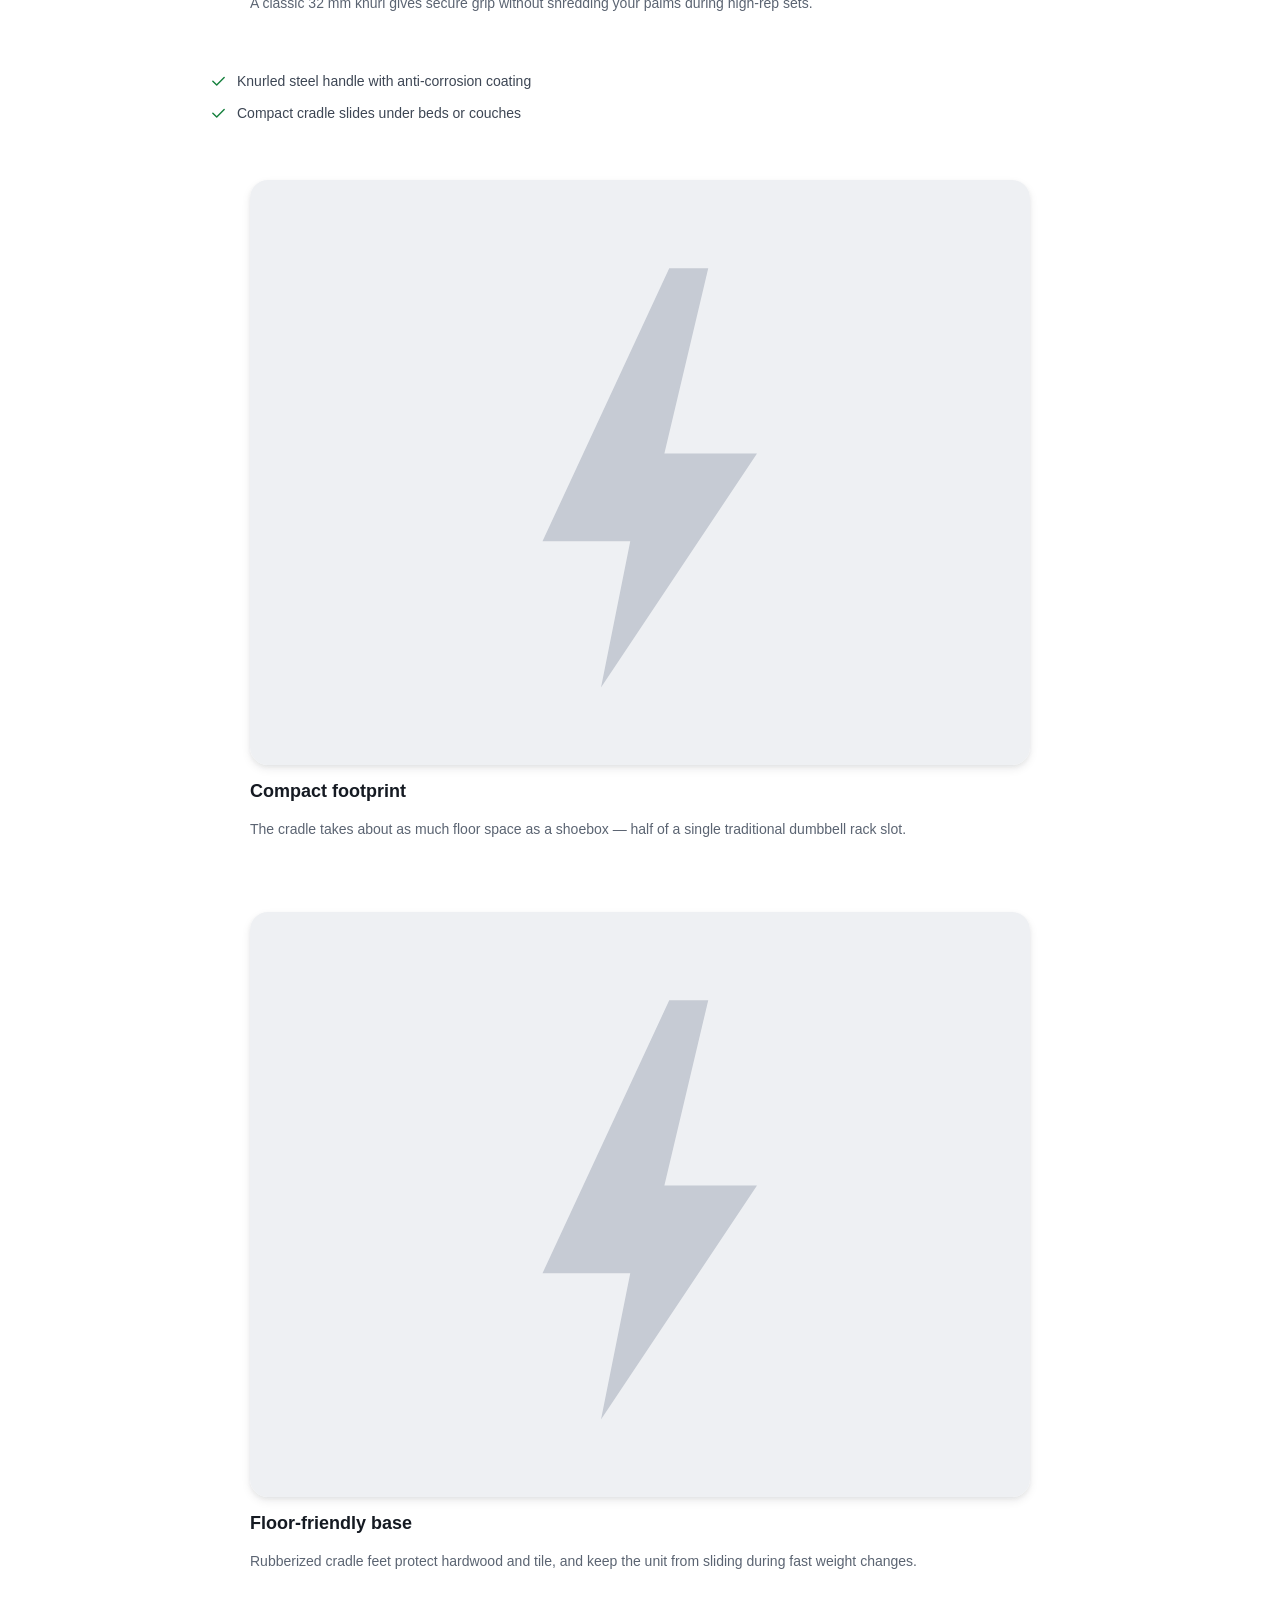
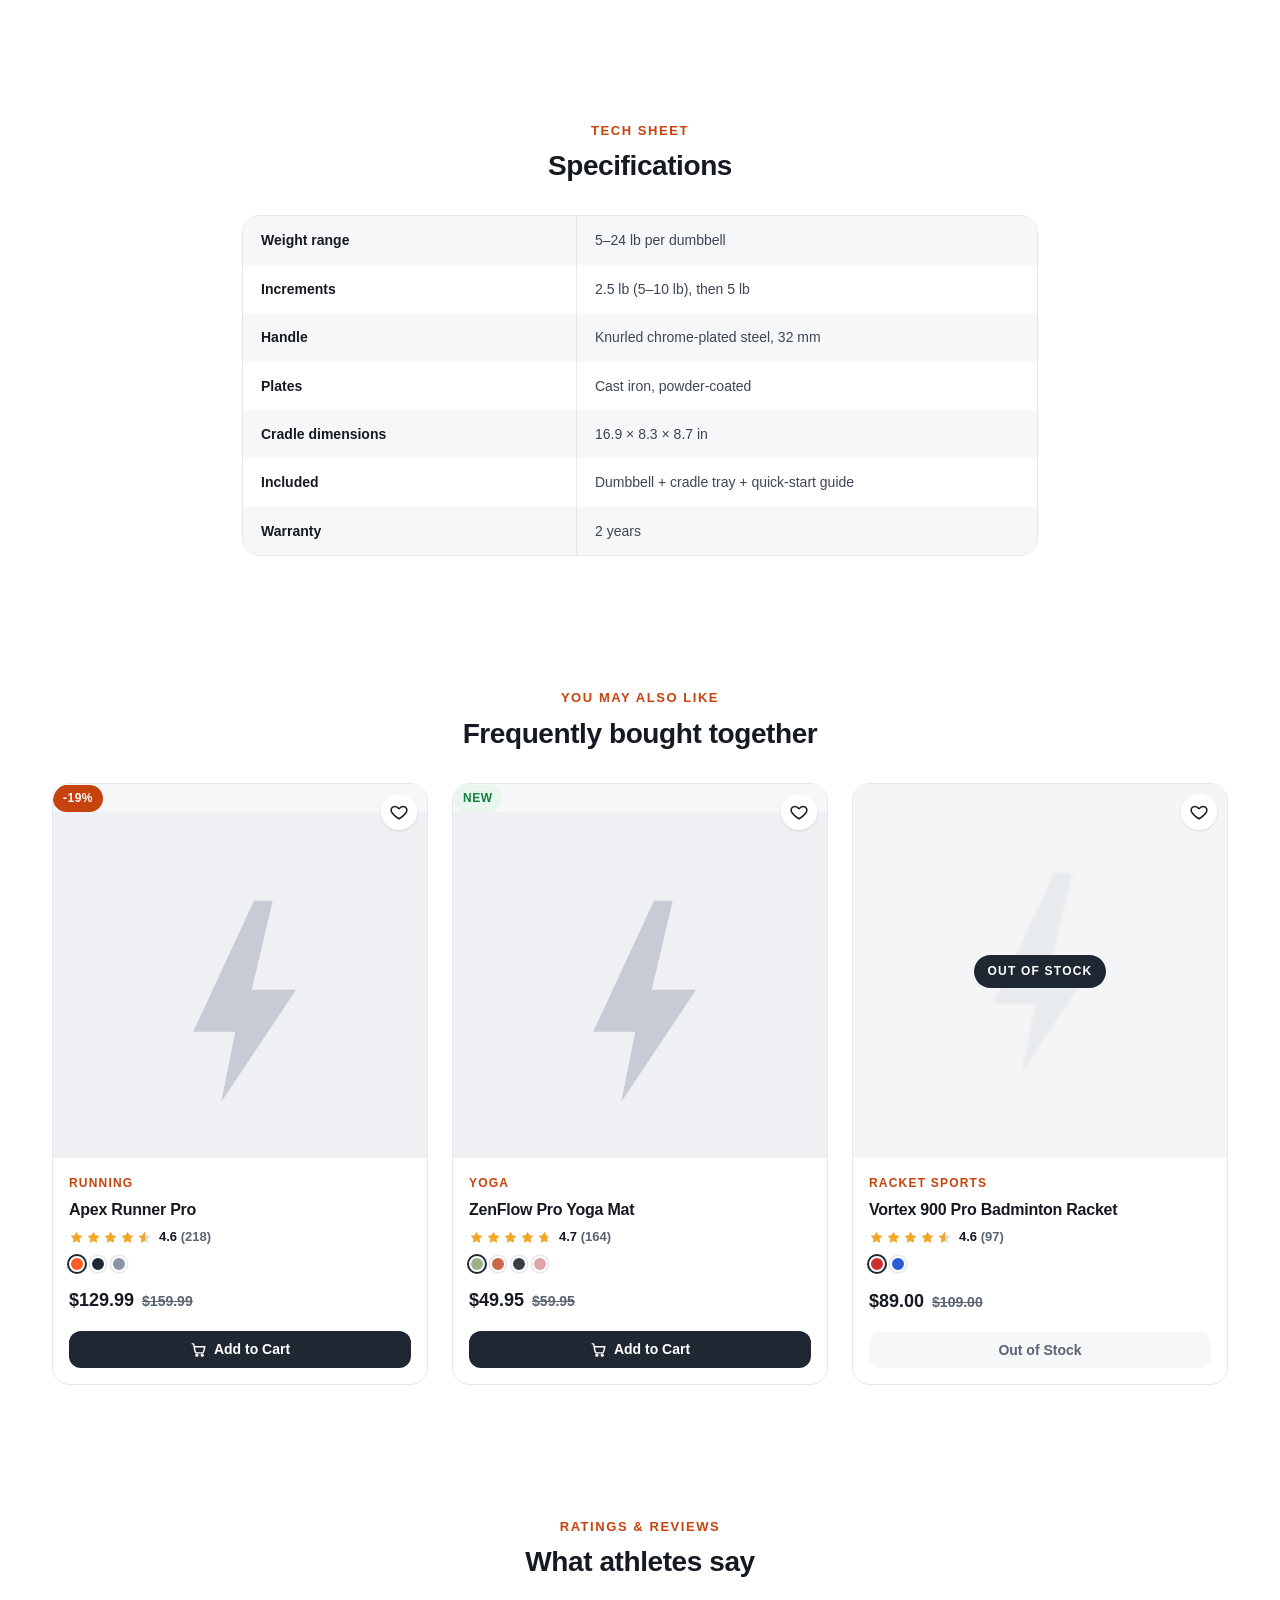
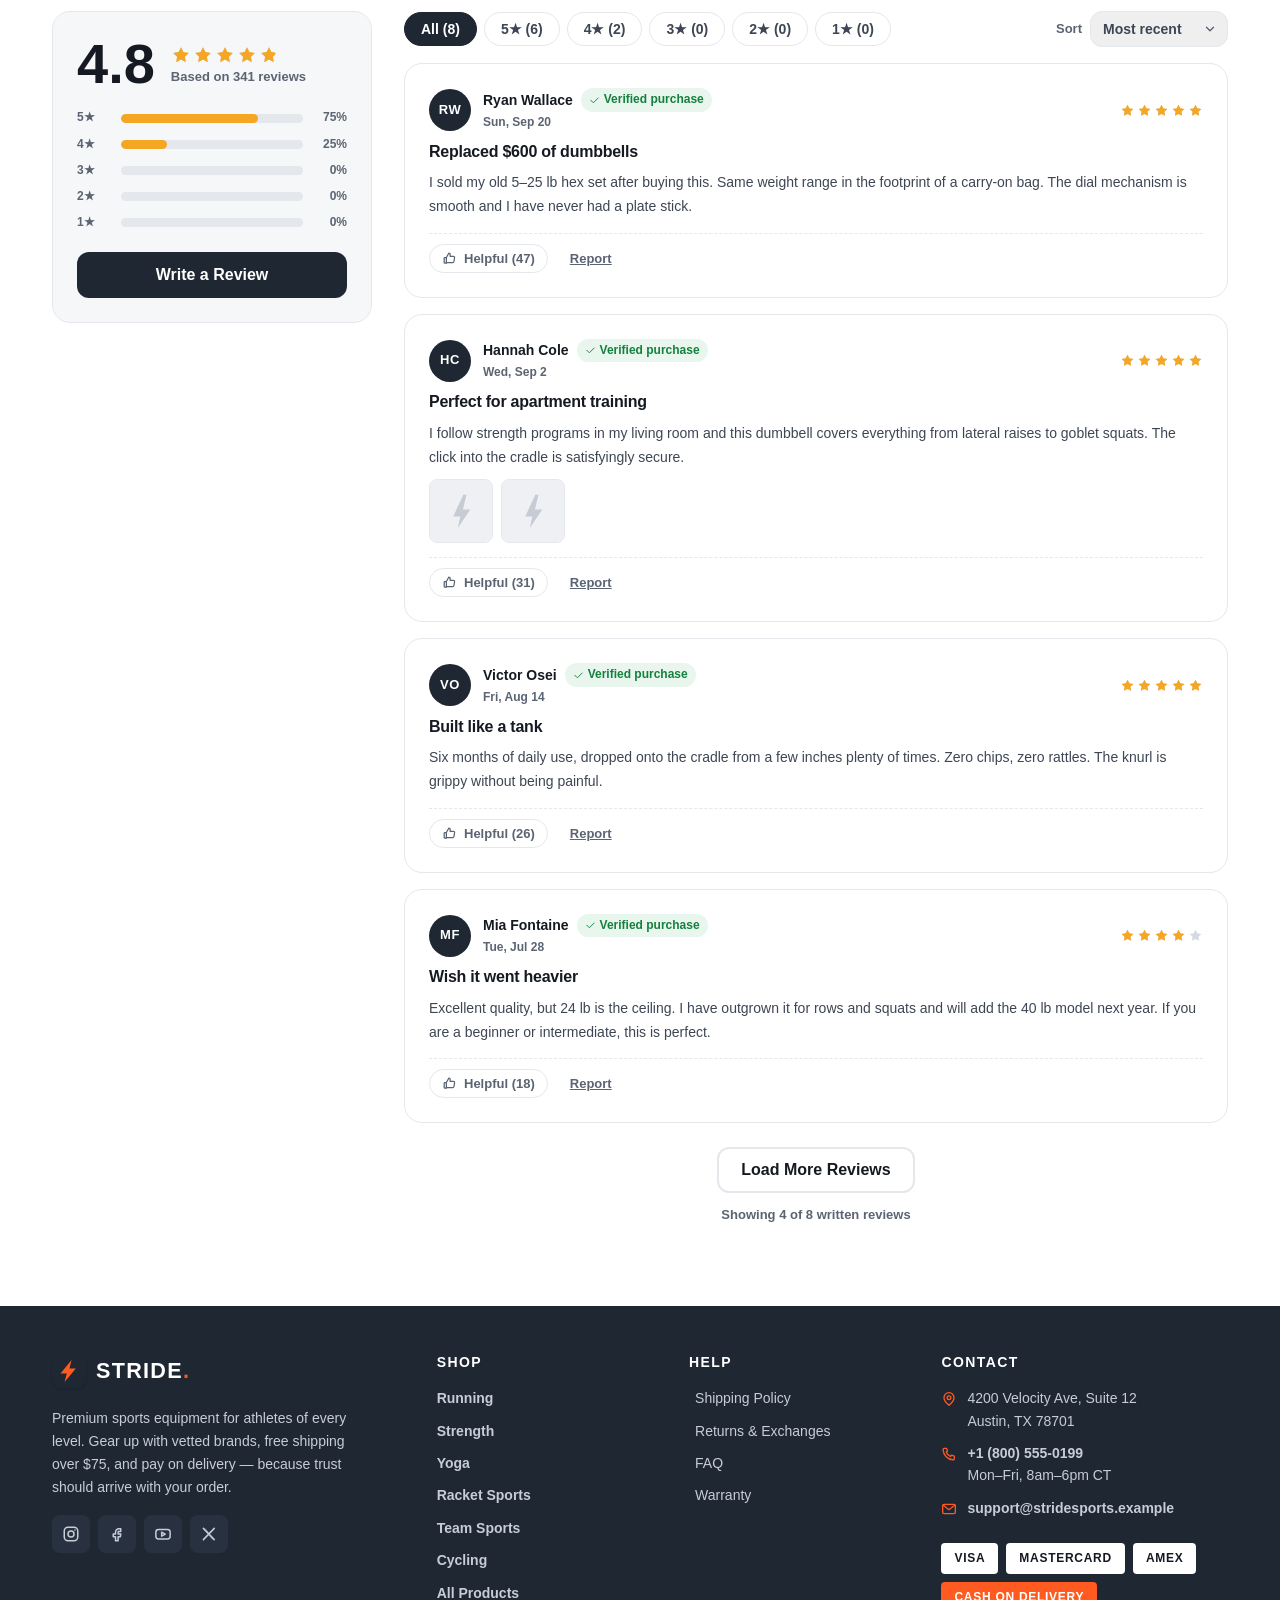
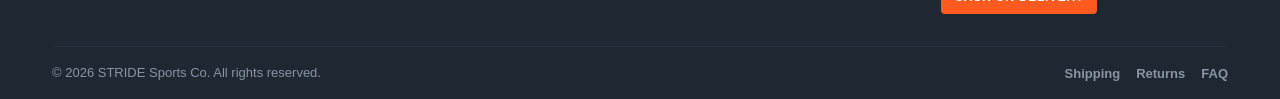
<file: product-2.html>
<!DOCTYPE html>
<!-- ============================================================
     STRIDE Sports Co. — product-N.html (product detail shell)
     This page is intentionally a thin shell: it declares
     data-product-id on <body>, and js/product.js renders the
     full detail page (gallery, buy box, tabs, specs, reviews)
     from js/data.js — the single source of truth.
     ============================================================ -->
<html lang="en">
<head>
  <meta charset="UTF-8">
  <meta name="viewport" content="width=device-width, initial-scale=1">
  <meta name="description" content="Space-saving adjustable dumbbell, 5-24 lb in seconds Buy FlexCore 24 Adjustable Dumbbell from STRIDE Sports Co. with cash on delivery, free shipping over $75 and 30-day returns.">
  <meta name="theme-color" content="#1F2733">
  <title>FlexCore 24 Adjustable Dumbbell | STRIDE Sports Co.</title>
  <link rel="icon" href="data:image/svg+xml,%3Csvg xmlns='http://www.w3.org/2000/svg' viewBox='0 0 32 32'%3E%3Crect width='32' height='32' rx='7' fill='%231F2733'/%3E%3Cpath d='M18 5 8 18h6l-2 9L24 13h-6l2-8z' fill='%23FF5A1F'/%3E%3C/svg%3E">
  <link rel="stylesheet" href="css/styles.css">
  <!-- Google Tag Manager -->
  <script>(function(w,d,s,l,i){w[l]=w[l]||[];w[l].push({'gtm.start':
  new Date().getTime(),event:'gtm.js'});var f=d.getElementsByTagName(s)[0],
  j=d.createElement(s),dl=l!='dataLayer'?'&l='+l:'';j.async=true;j.src=
  'https://www.googletagmanager.com/gtm.js?id='+i+dl;f.parentNode.insertBefore(j,f);
  })(window,document,'script','dataLayer','GTM-T3CN49P6');</script>
  <!-- End Google Tag Manager -->
</head>
<body data-page="product" data-product-id="p2">
  <a class="skip-link" href="#main">Skip to content</a>

  <div id="announcement-root"></div>
  <div id="header-root"></div>

  <main id="main">
    <noscript>
      <p style="padding:16px;text-align:center;background:#FDECEA;color:#B42318;font-weight:700">
        This product page requires JavaScript. Please enable JavaScript and reload.
      </p>
    </noscript>
    <div id="product-root">
      <!-- Loading skeleton (replaced by js/product.js) -->
      <div class="container">
        <div class="breadcrumbs"><span class="skel" style="width:220px;height:14px"></span></div>
        <div class="pdp">
          <div class="skel" style="aspect-ratio:1/1;border-radius:18px"></div>
          <div style="display:grid;gap:14px;align-content:start">
            <span class="skel" style="width:40%;height:16px"></span>
            <span class="skel" style="width:75%;height:30px"></span>
            <span class="skel" style="width:30%;height:26px"></span>
            <span class="skel" style="width:100%;height:120px;border-radius:18px"></span>
            <span class="skel" style="width:55%;height:46px;border-radius:12px"></span>
          </div>
        </div>
      </div>
    </div>
  </main>

  <div id="drawer-root"></div>
  <div id="modal-root"></div>
  <div class="toast-root" id="toast-root" aria-live="polite" aria-atomic="false"></div>
  <div id="footer-root"></div>

  <script src="js/data.js"></script>
  <script src="js/main.js"></script>
  <script src="js/product.js"></script>
</body>
</html>
</file>
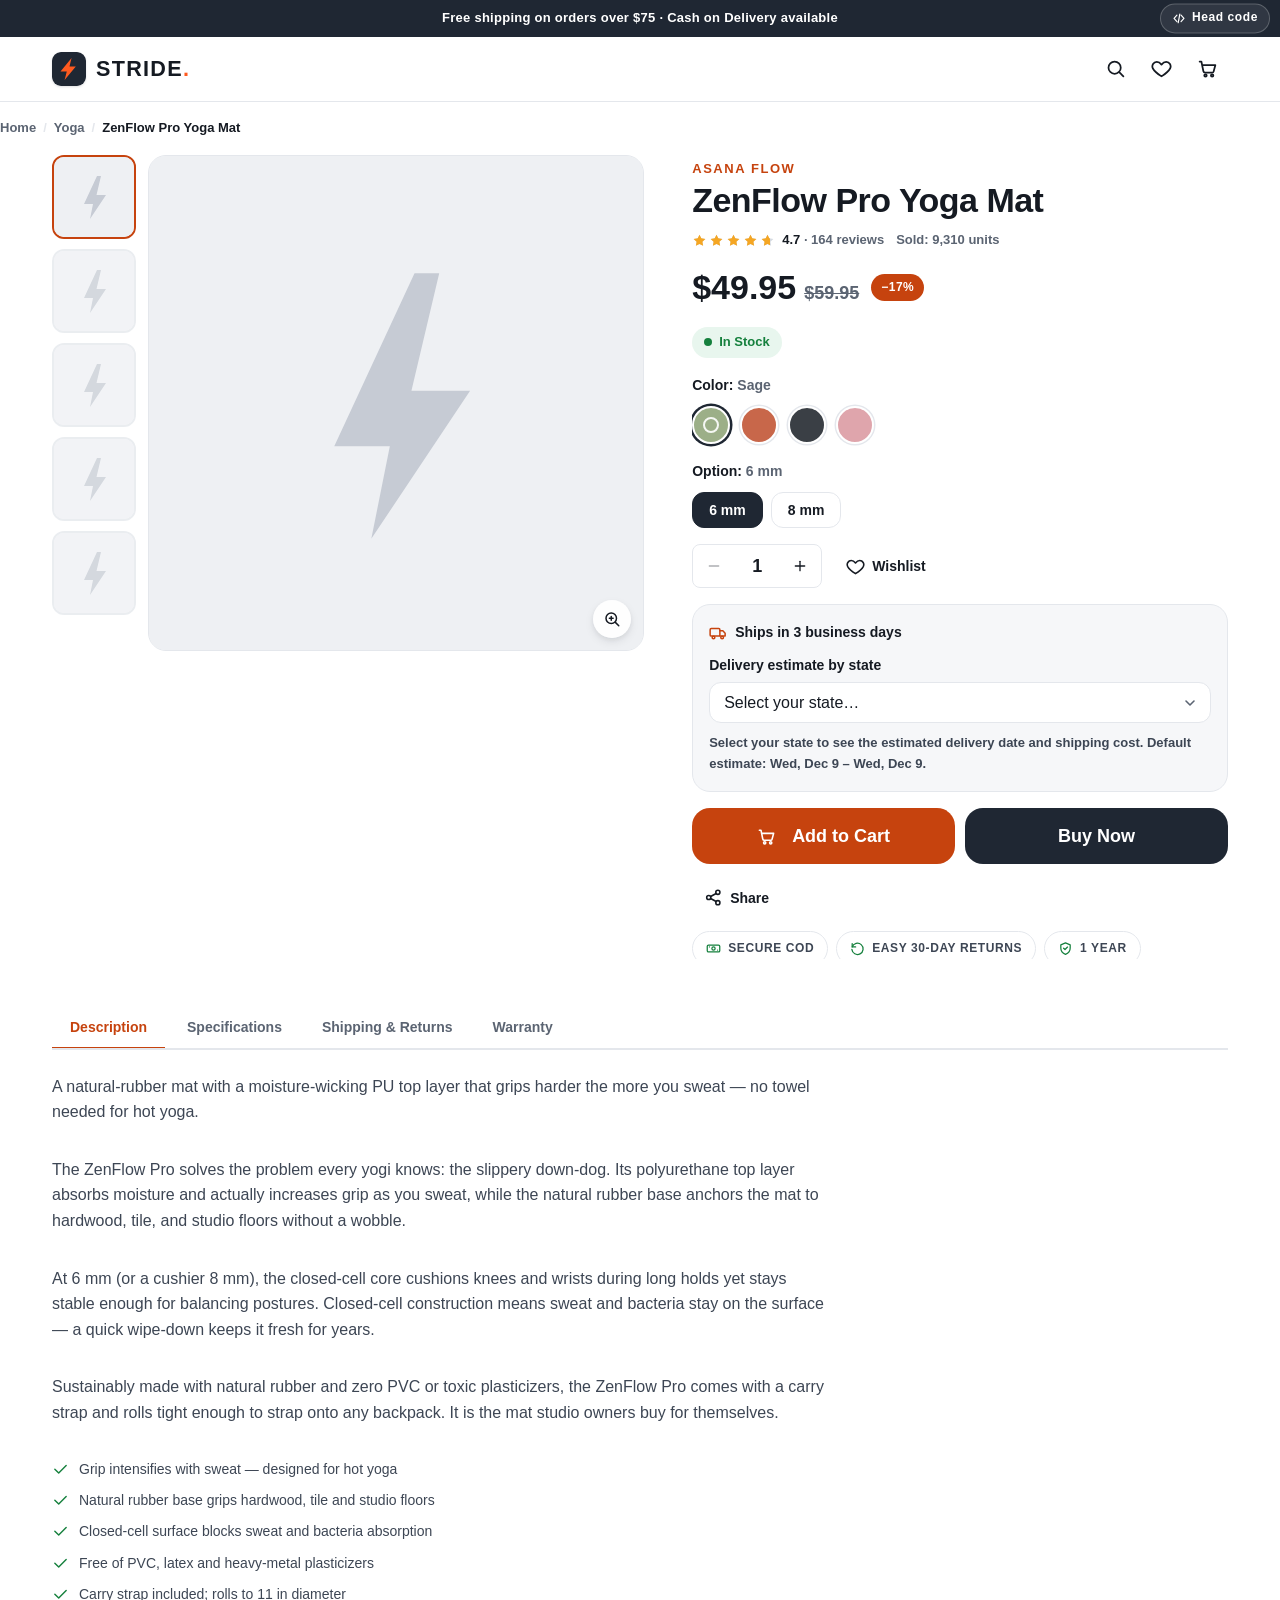
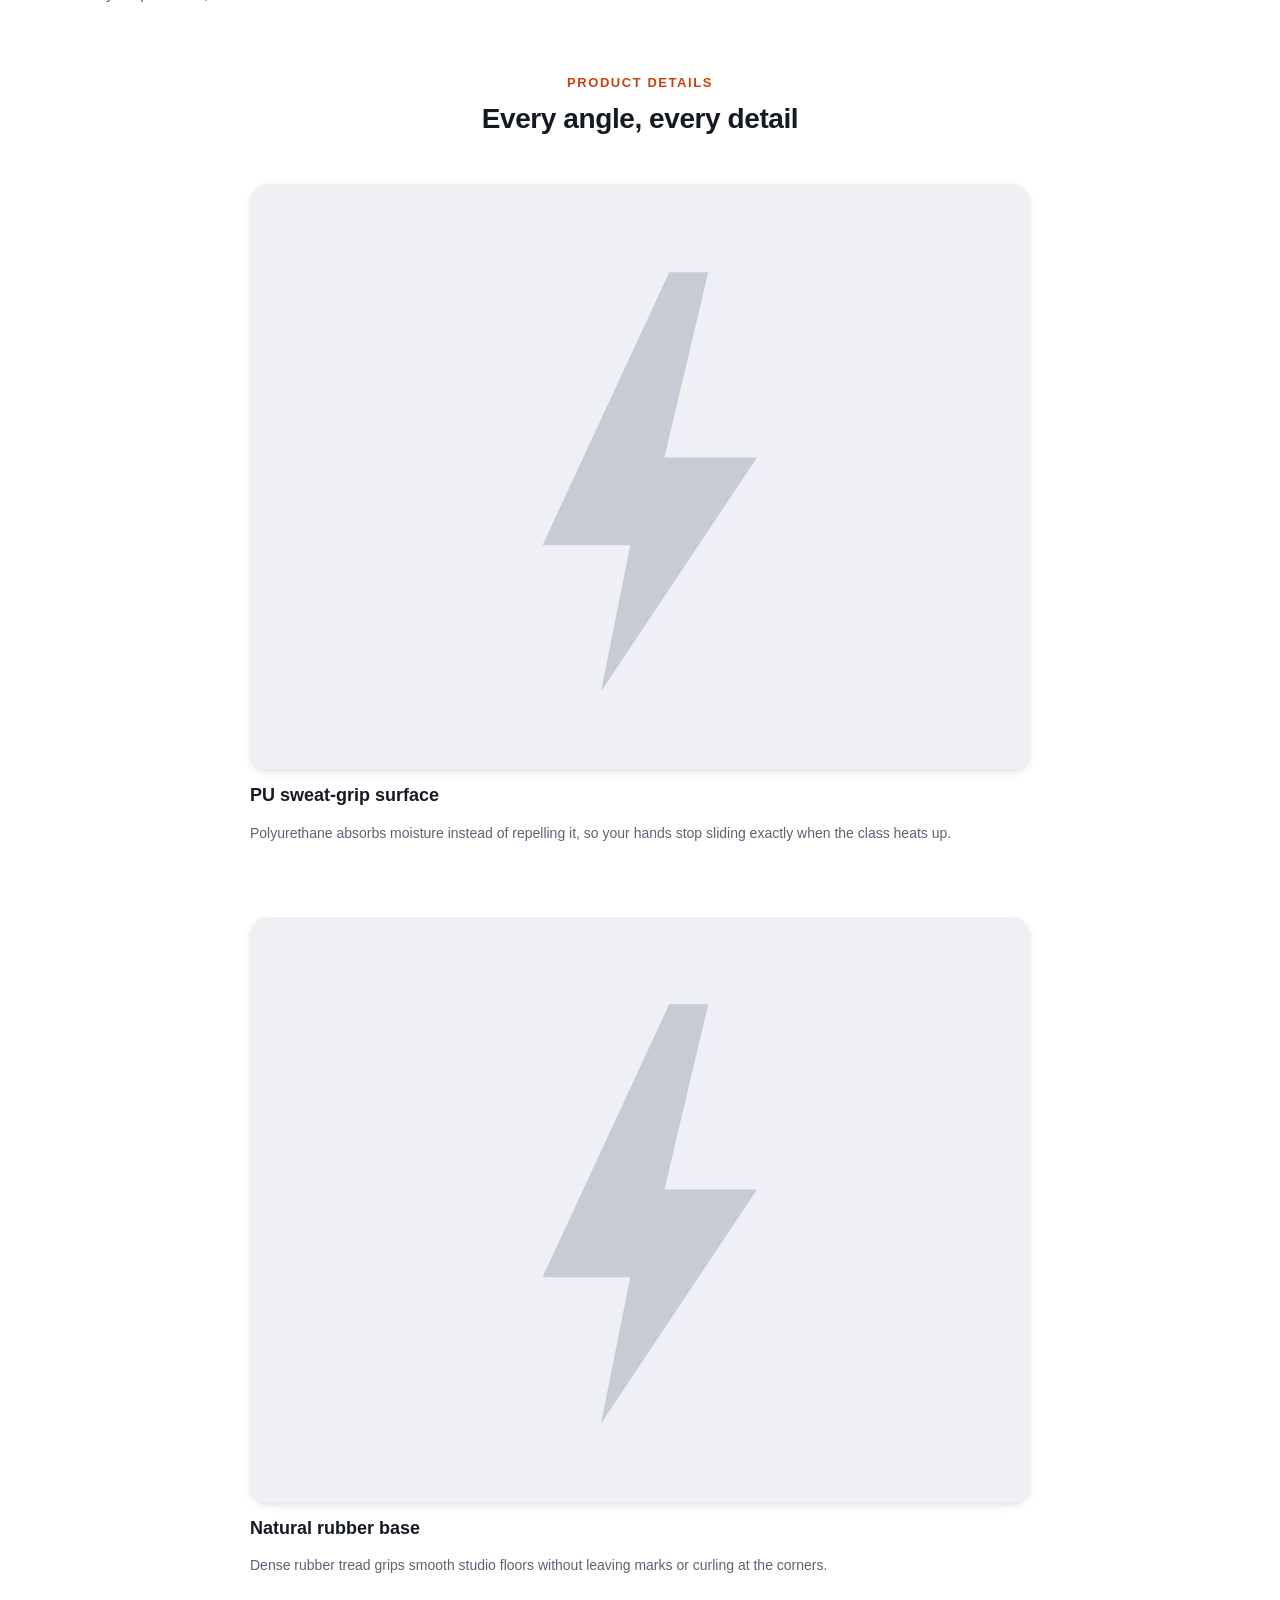
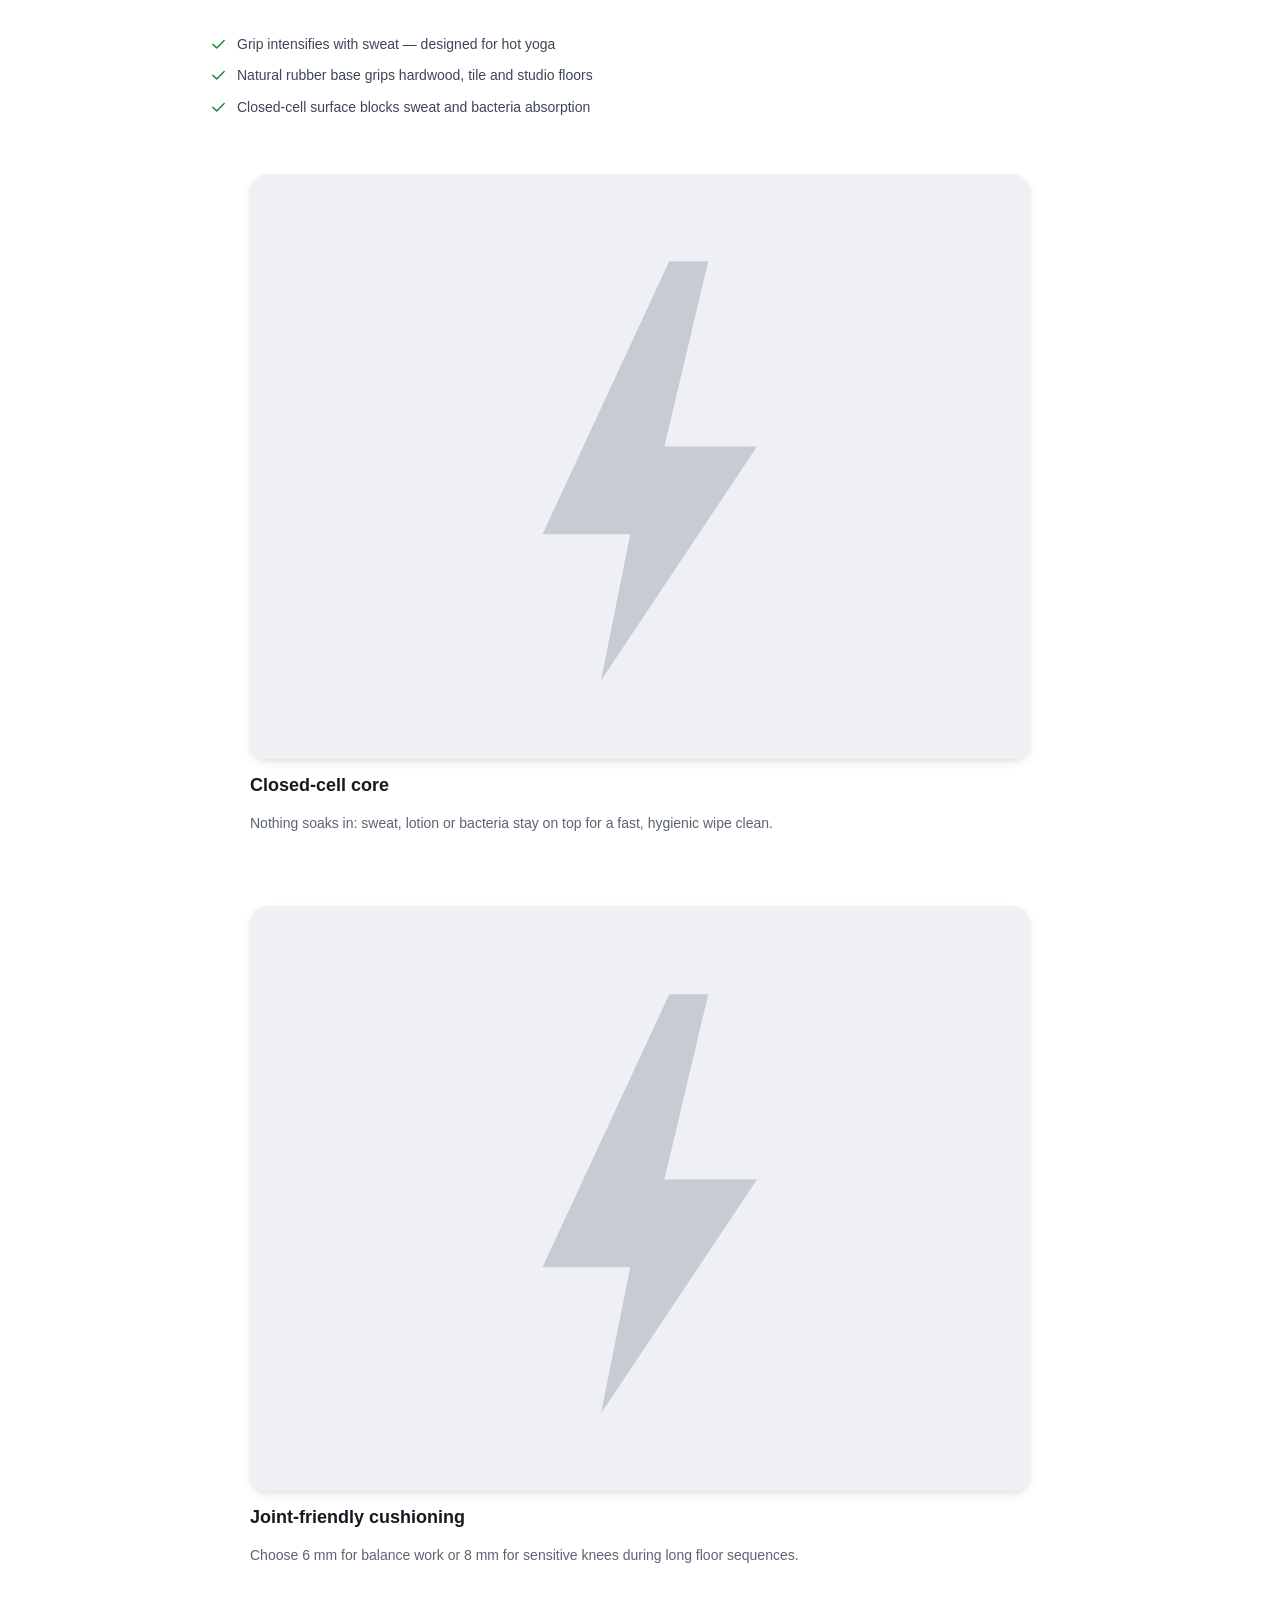
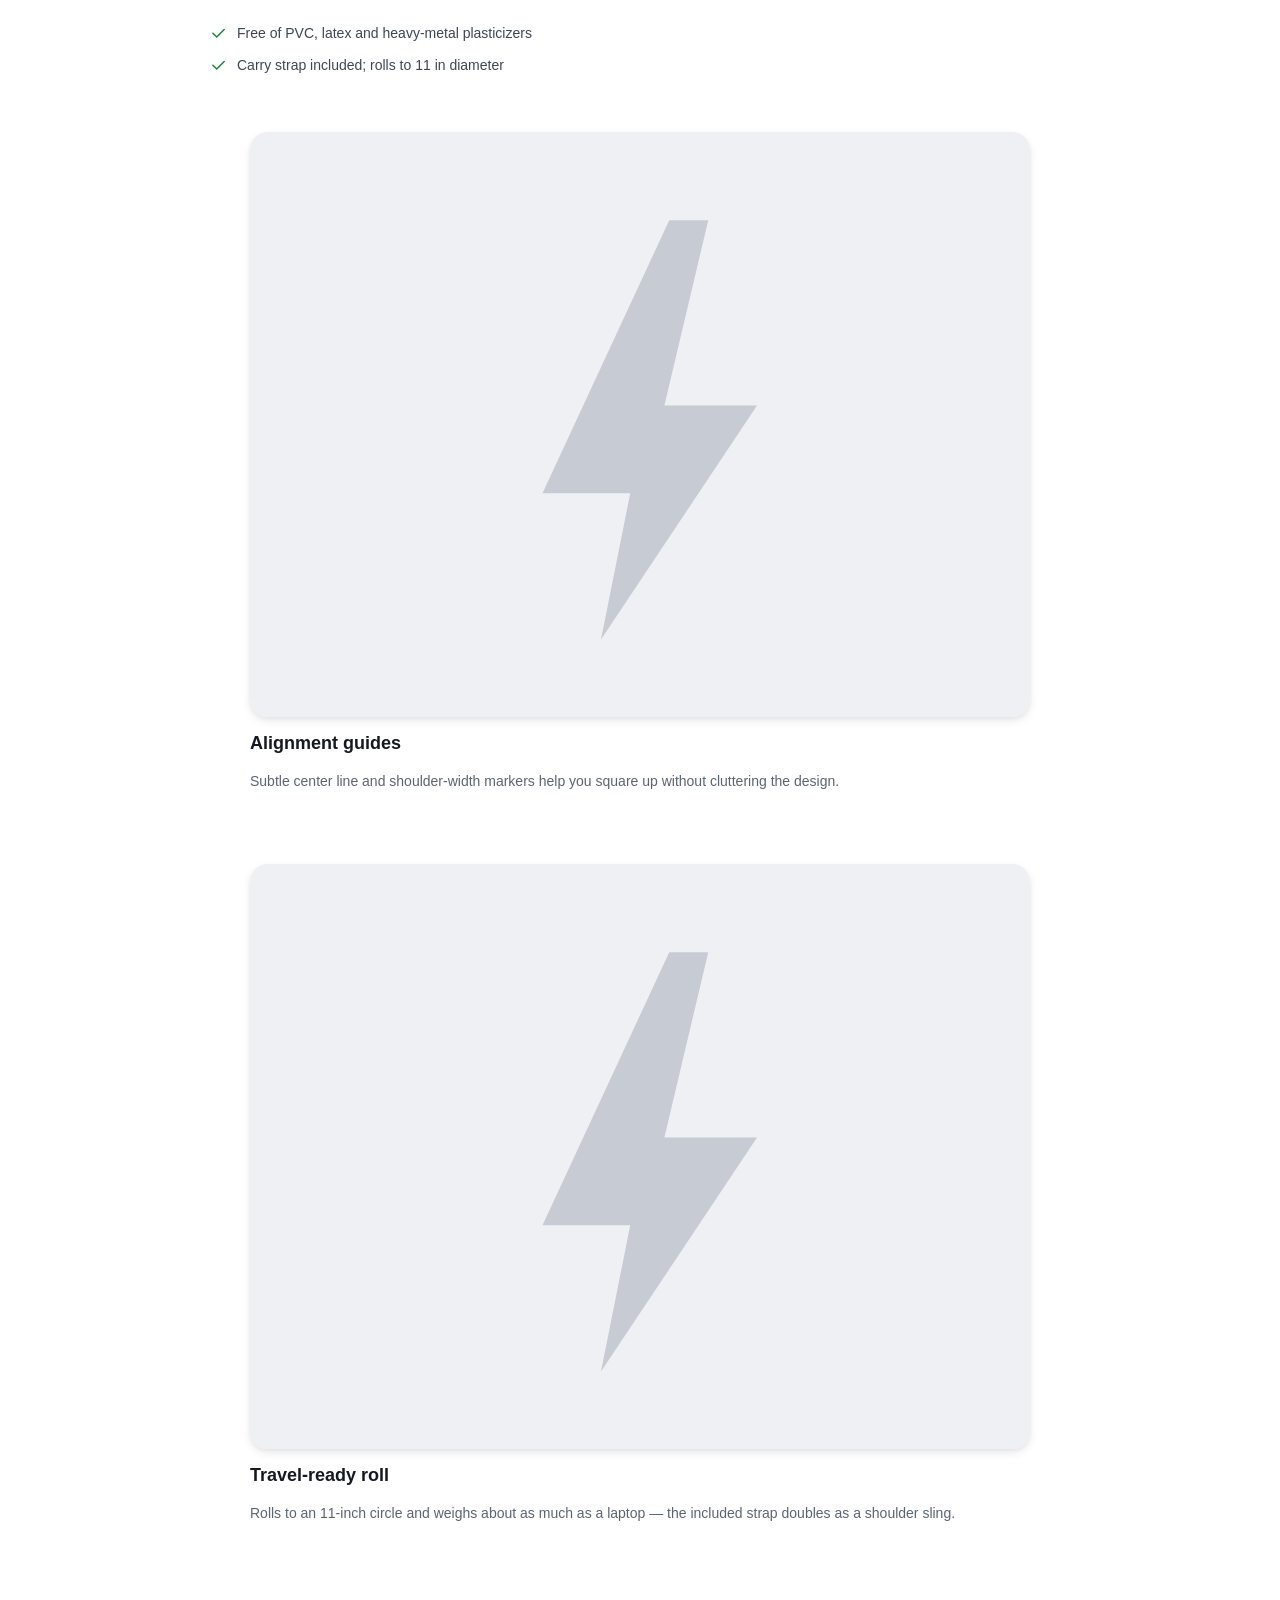
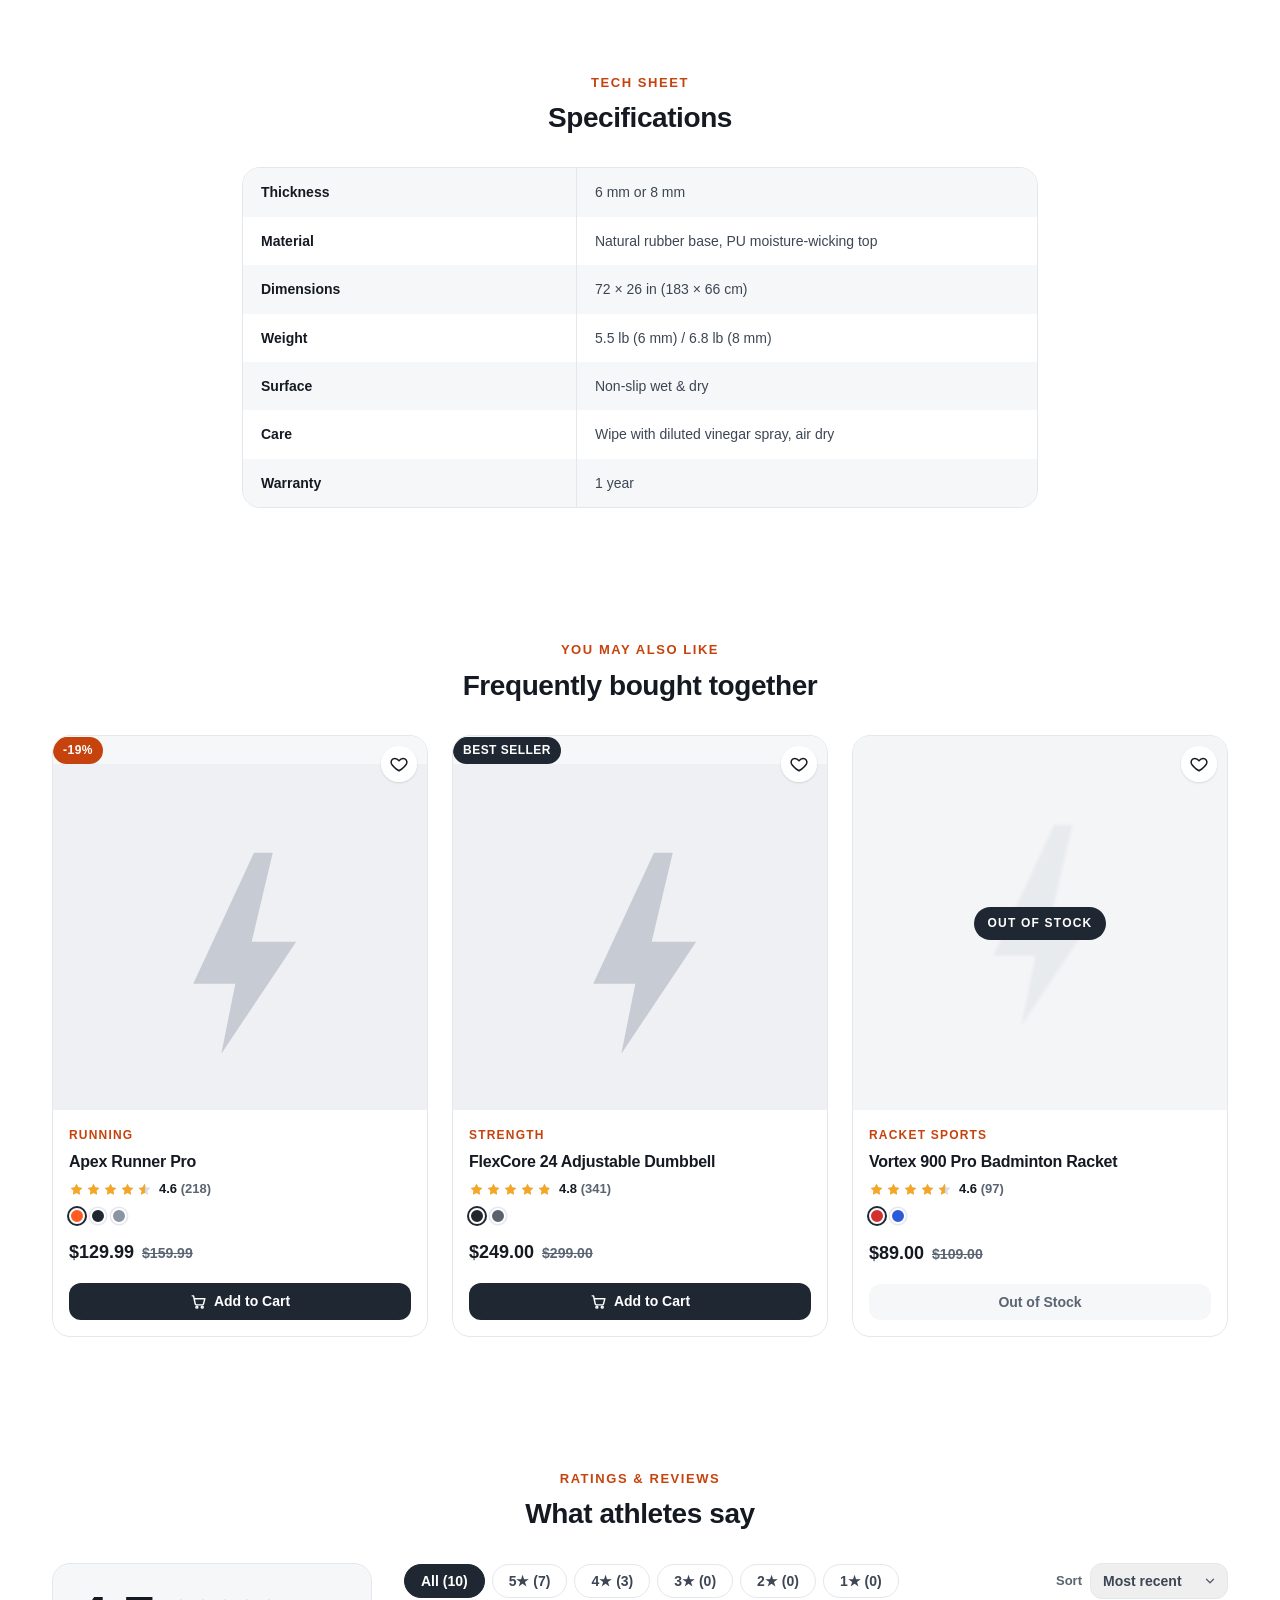
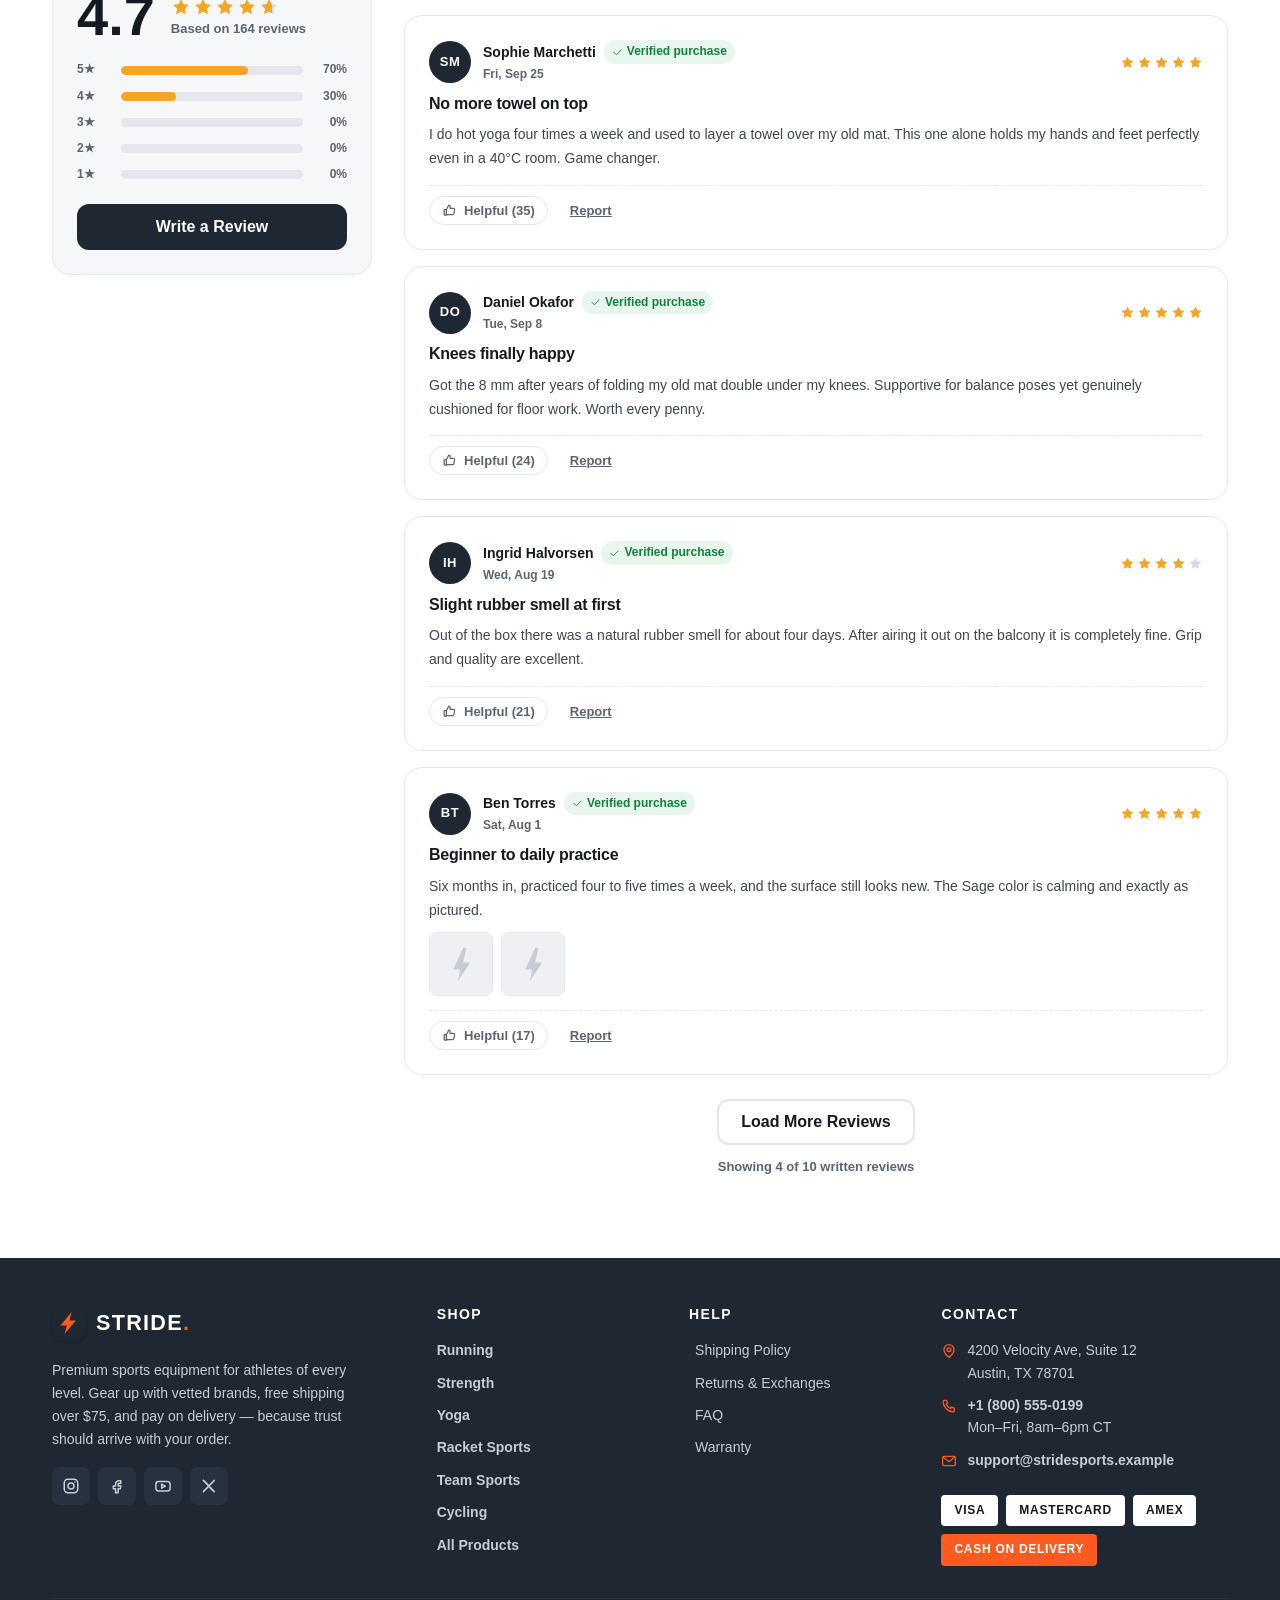
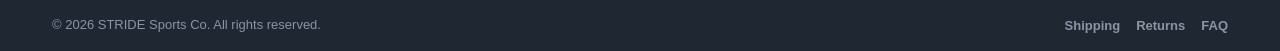
<file: product-3.html>
<!DOCTYPE html>
<!-- ============================================================
     STRIDE Sports Co. — product-N.html (product detail shell)
     This page is intentionally a thin shell: it declares
     data-product-id on <body>, and js/product.js renders the
     full detail page (gallery, buy box, tabs, specs, reviews)
     from js/data.js — the single source of truth.
     ============================================================ -->
<html lang="en">
<head>
  <meta charset="UTF-8">
  <meta name="viewport" content="width=device-width, initial-scale=1">
  <meta name="description" content="Natural-rubber yoga mat that grips harder as you sweat Buy ZenFlow Pro Yoga Mat from STRIDE Sports Co. with cash on delivery, free shipping over $75 and 30-day returns.">
  <meta name="theme-color" content="#1F2733">
  <title>ZenFlow Pro Yoga Mat | STRIDE Sports Co.</title>
  <link rel="icon" href="data:image/svg+xml,%3Csvg xmlns='http://www.w3.org/2000/svg' viewBox='0 0 32 32'%3E%3Crect width='32' height='32' rx='7' fill='%231F2733'/%3E%3Cpath d='M18 5 8 18h6l-2 9L24 13h-6l2-8z' fill='%23FF5A1F'/%3E%3C/svg%3E">
  <link rel="stylesheet" href="css/styles.css">
  <!-- Google Tag Manager -->
  <script>(function(w,d,s,l,i){w[l]=w[l]||[];w[l].push({'gtm.start':
  new Date().getTime(),event:'gtm.js'});var f=d.getElementsByTagName(s)[0],
  j=d.createElement(s),dl=l!='dataLayer'?'&l='+l:'';j.async=true;j.src=
  'https://www.googletagmanager.com/gtm.js?id='+i+dl;f.parentNode.insertBefore(j,f);
  })(window,document,'script','dataLayer','GTM-T3CN49P6');</script>
  <!-- End Google Tag Manager -->
</head>
<body data-page="product" data-product-id="p3">
  <a class="skip-link" href="#main">Skip to content</a>

  <div id="announcement-root"></div>
  <div id="header-root"></div>

  <main id="main">
    <noscript>
      <p style="padding:16px;text-align:center;background:#FDECEA;color:#B42318;font-weight:700">
        This product page requires JavaScript. Please enable JavaScript and reload.
      </p>
    </noscript>
    <div id="product-root">
      <!-- Loading skeleton (replaced by js/product.js) -->
      <div class="container">
        <div class="breadcrumbs"><span class="skel" style="width:220px;height:14px"></span></div>
        <div class="pdp">
          <div class="skel" style="aspect-ratio:1/1;border-radius:18px"></div>
          <div style="display:grid;gap:14px;align-content:start">
            <span class="skel" style="width:40%;height:16px"></span>
            <span class="skel" style="width:75%;height:30px"></span>
            <span class="skel" style="width:30%;height:26px"></span>
            <span class="skel" style="width:100%;height:120px;border-radius:18px"></span>
            <span class="skel" style="width:55%;height:46px;border-radius:12px"></span>
          </div>
        </div>
      </div>
    </div>
  </main>

  <div id="drawer-root"></div>
  <div id="modal-root"></div>
  <div class="toast-root" id="toast-root" aria-live="polite" aria-atomic="false"></div>
  <div id="footer-root"></div>

  <script src="js/data.js"></script>
  <script src="js/main.js"></script>
  <script src="js/product.js"></script>
</body>
</html>
</file>
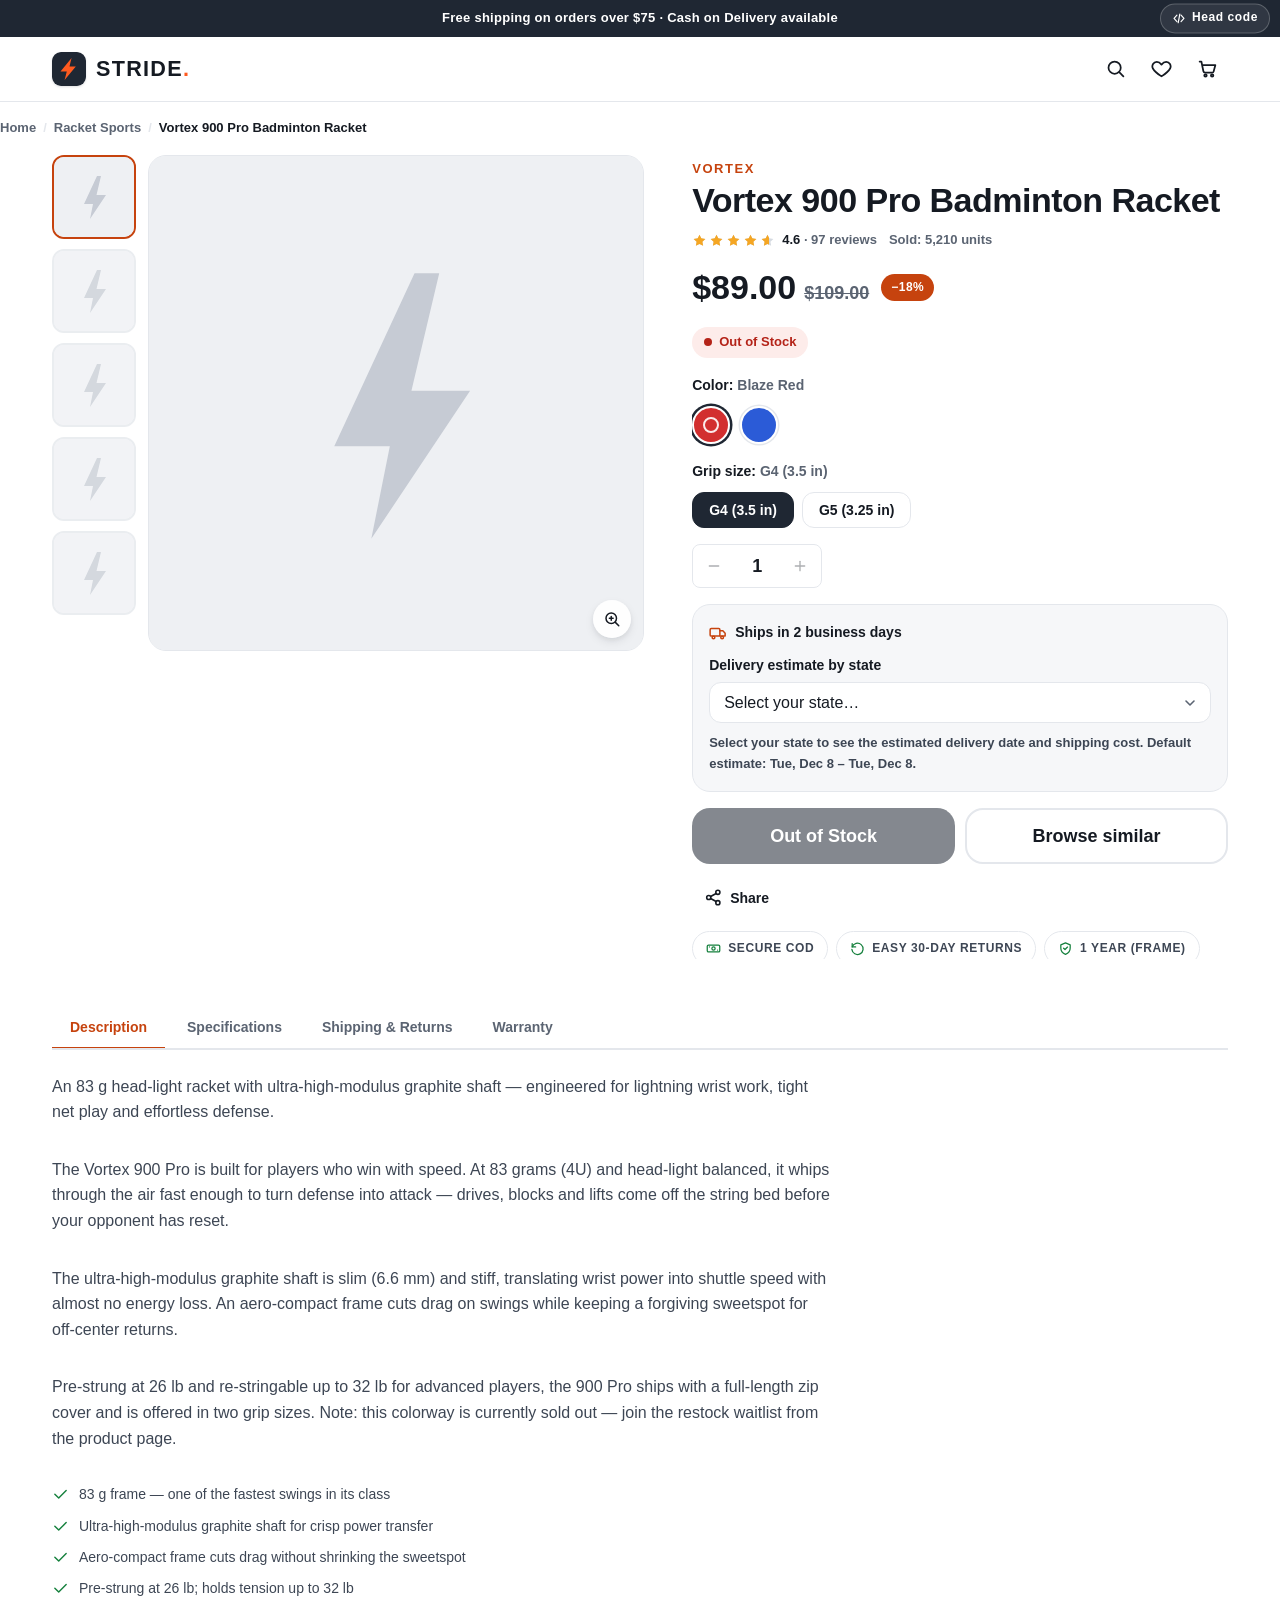
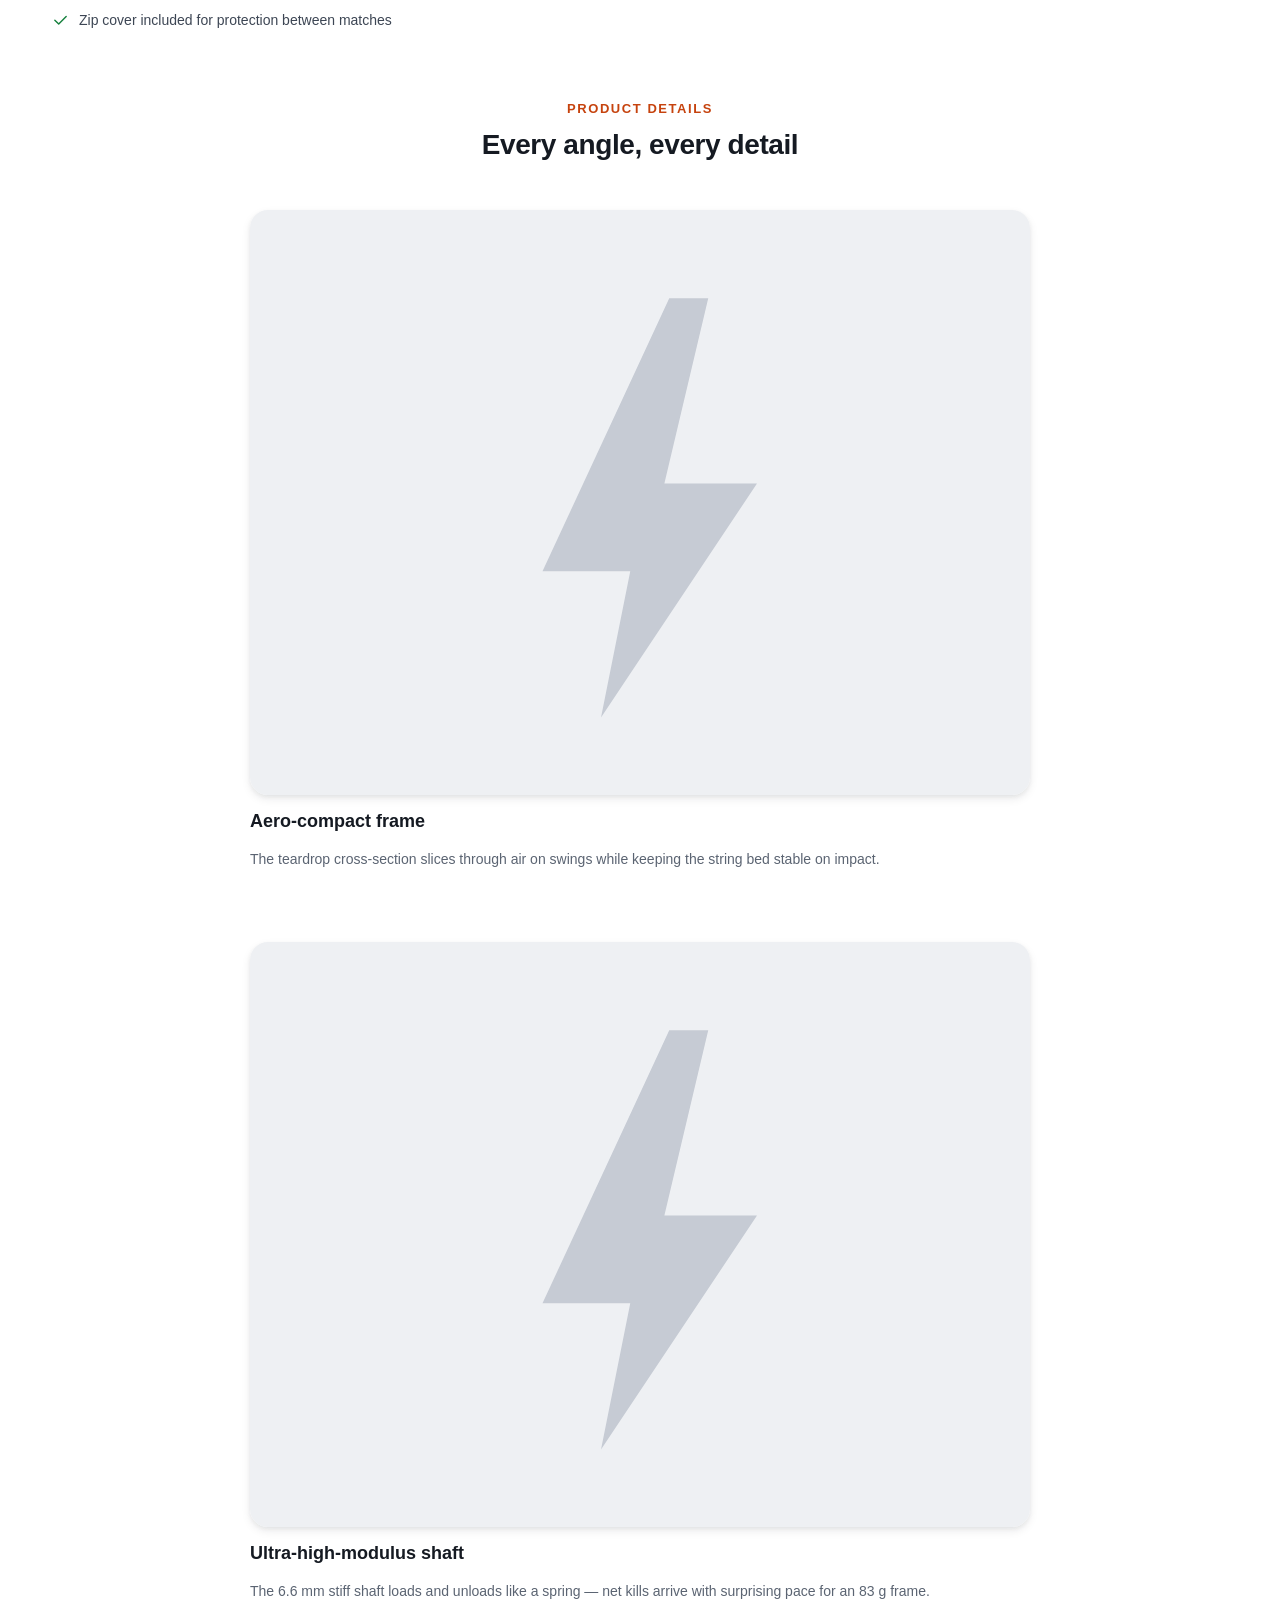
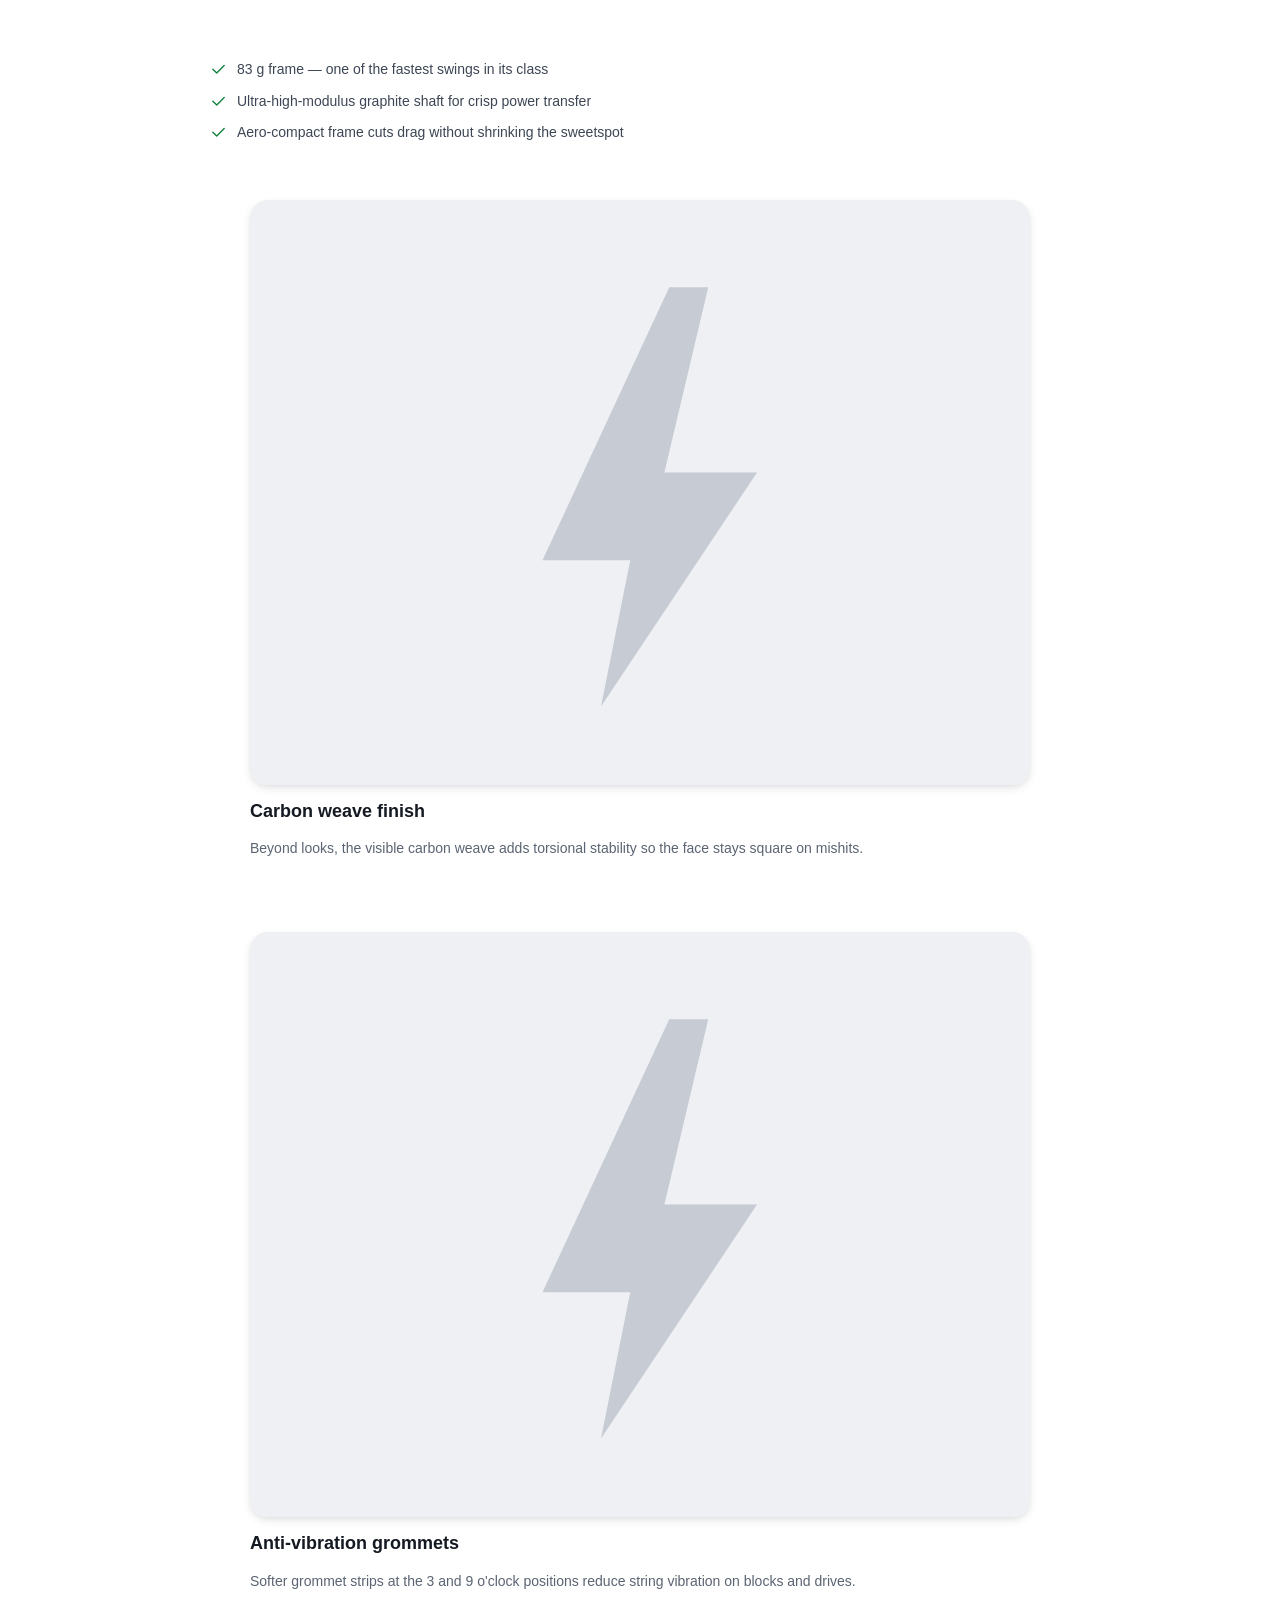
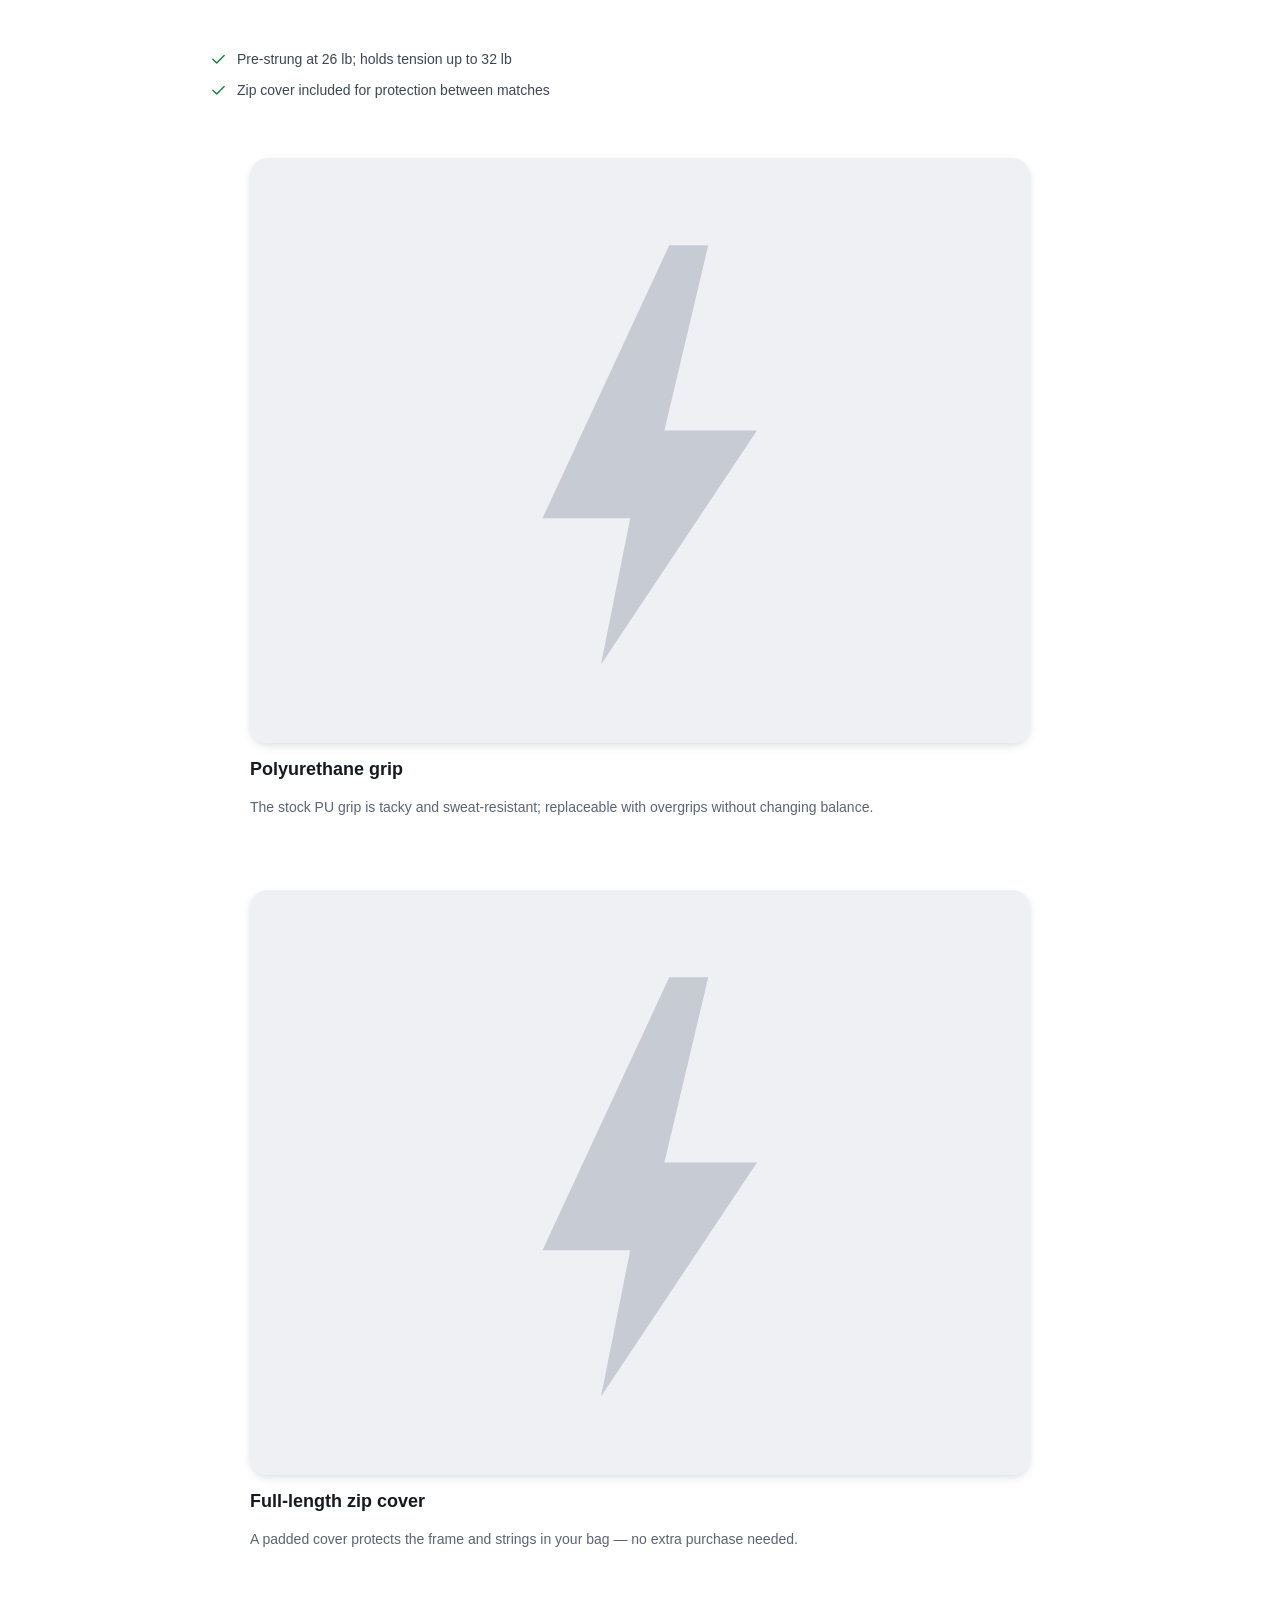
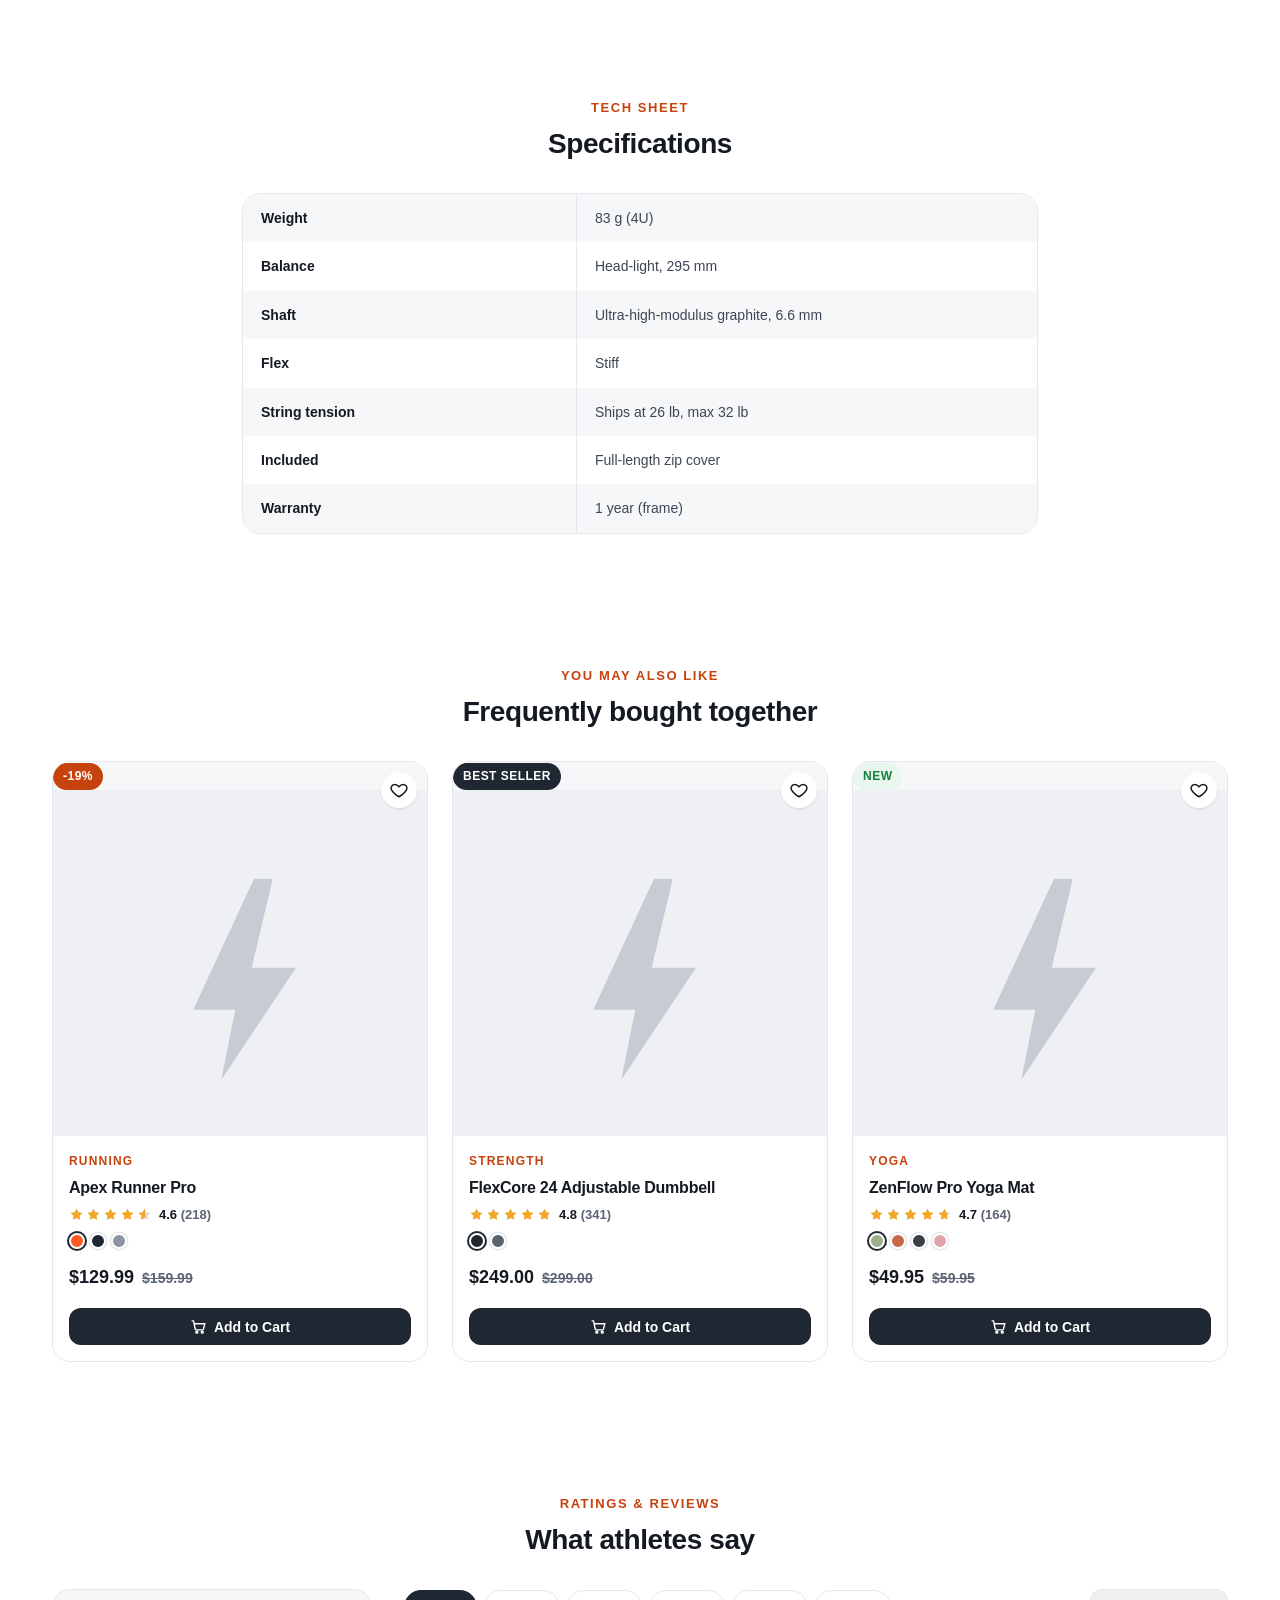
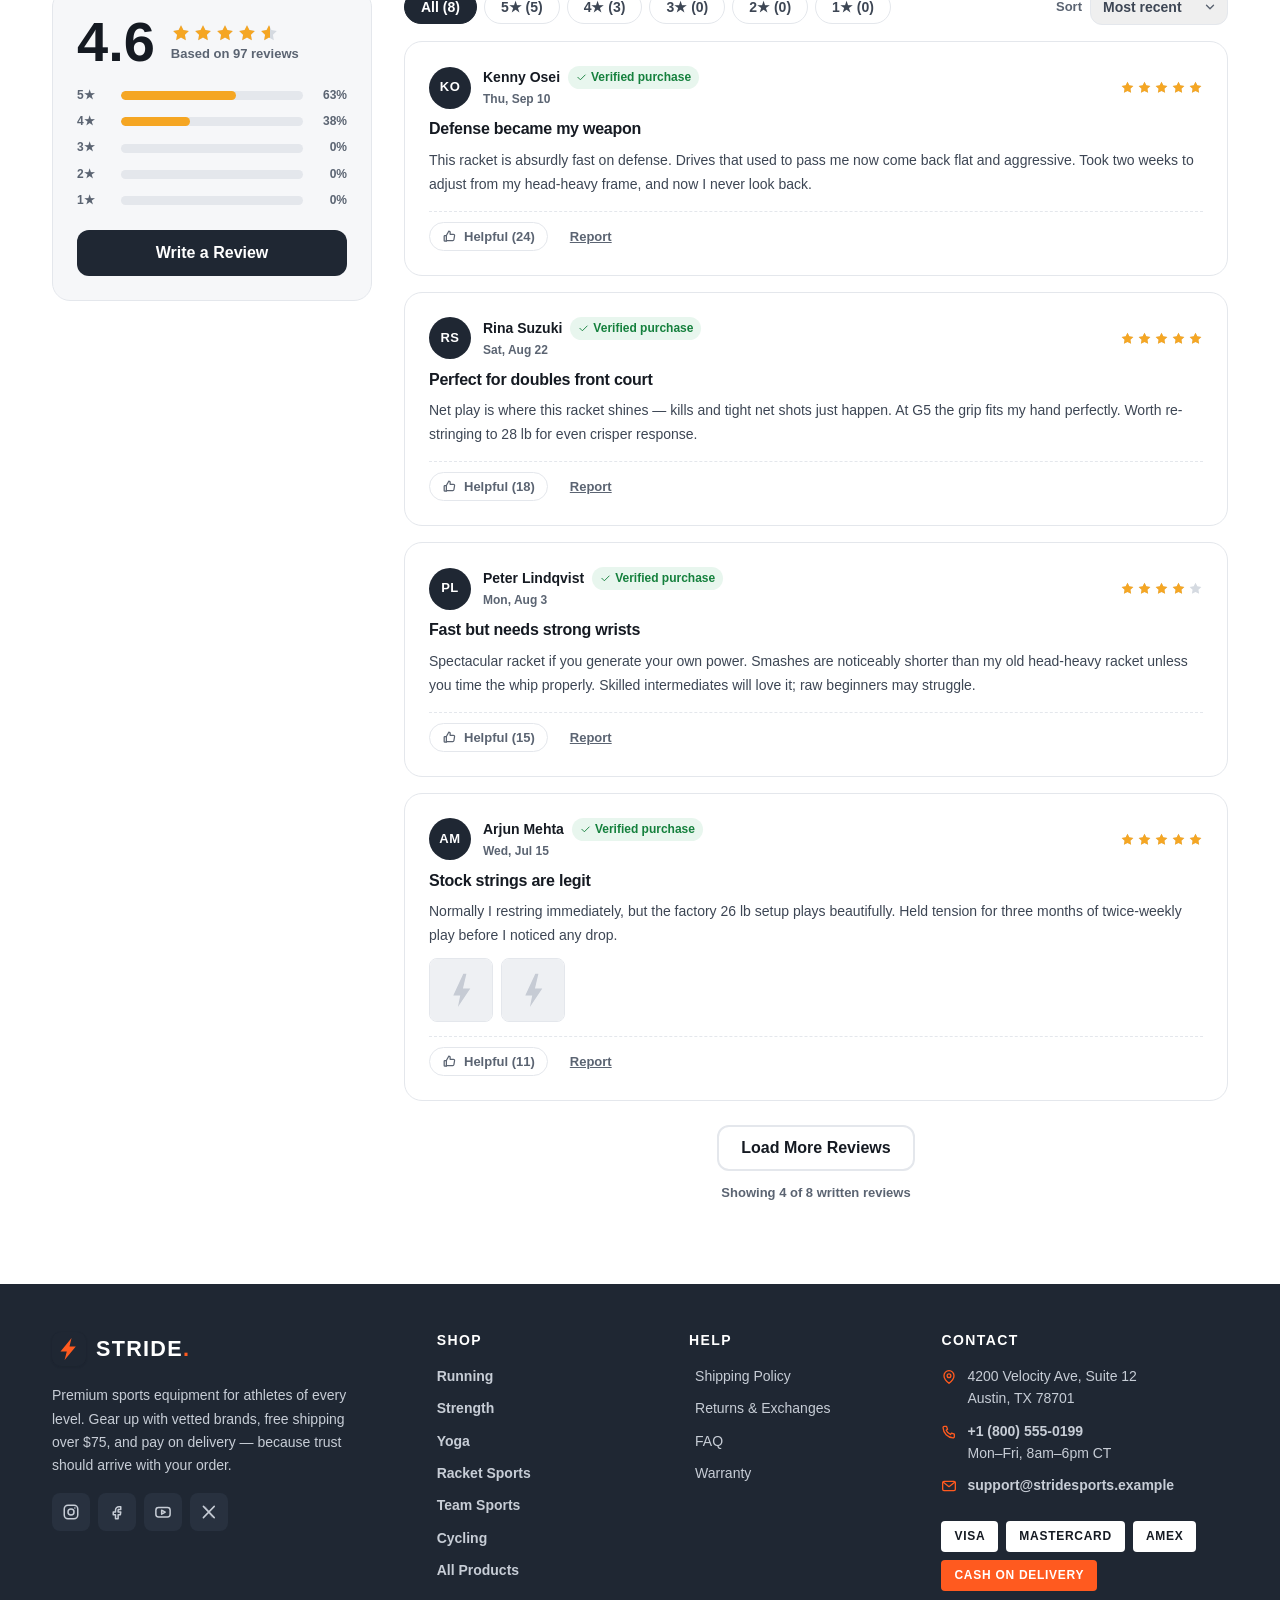
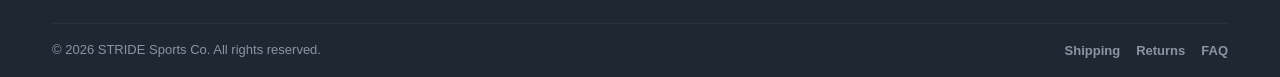
<file: product-4.html>
<!DOCTYPE html>
<!-- ============================================================
     STRIDE Sports Co. — product-N.html (product detail shell)
     This page is intentionally a thin shell: it declares
     data-product-id on <body>, and js/product.js renders the
     full detail page (gallery, buy box, tabs, specs, reviews)
     from js/data.js — the single source of truth.
     ============================================================ -->
<html lang="en">
<head>
  <meta charset="UTF-8">
  <meta name="viewport" content="width=device-width, initial-scale=1">
  <meta name="description" content="83g head-light badminton racket built for speed Buy Vortex 900 Pro Badminton Racket from STRIDE Sports Co. with cash on delivery, free shipping over $75 and 30-day returns.">
  <meta name="theme-color" content="#1F2733">
  <title>Vortex 900 Pro Badminton Racket | STRIDE Sports Co.</title>
  <link rel="icon" href="data:image/svg+xml,%3Csvg xmlns='http://www.w3.org/2000/svg' viewBox='0 0 32 32'%3E%3Crect width='32' height='32' rx='7' fill='%231F2733'/%3E%3Cpath d='M18 5 8 18h6l-2 9L24 13h-6l2-8z' fill='%23FF5A1F'/%3E%3C/svg%3E">
  <link rel="stylesheet" href="css/styles.css">
  <!-- Google Tag Manager -->
  <script>(function(w,d,s,l,i){w[l]=w[l]||[];w[l].push({'gtm.start':
  new Date().getTime(),event:'gtm.js'});var f=d.getElementsByTagName(s)[0],
  j=d.createElement(s),dl=l!='dataLayer'?'&l='+l:'';j.async=true;j.src=
  'https://www.googletagmanager.com/gtm.js?id='+i+dl;f.parentNode.insertBefore(j,f);
  })(window,document,'script','dataLayer','GTM-T3CN49P6');</script>
  <!-- End Google Tag Manager -->
</head>
<body data-page="product" data-product-id="p4">
  <a class="skip-link" href="#main">Skip to content</a>

  <div id="announcement-root"></div>
  <div id="header-root"></div>

  <main id="main">
    <noscript>
      <p style="padding:16px;text-align:center;background:#FDECEA;color:#B42318;font-weight:700">
        This product page requires JavaScript. Please enable JavaScript and reload.
      </p>
    </noscript>
    <div id="product-root">
      <!-- Loading skeleton (replaced by js/product.js) -->
      <div class="container">
        <div class="breadcrumbs"><span class="skel" style="width:220px;height:14px"></span></div>
        <div class="pdp">
          <div class="skel" style="aspect-ratio:1/1;border-radius:18px"></div>
          <div style="display:grid;gap:14px;align-content:start">
            <span class="skel" style="width:40%;height:16px"></span>
            <span class="skel" style="width:75%;height:30px"></span>
            <span class="skel" style="width:30%;height:26px"></span>
            <span class="skel" style="width:100%;height:120px;border-radius:18px"></span>
            <span class="skel" style="width:55%;height:46px;border-radius:12px"></span>
          </div>
        </div>
      </div>
    </div>
  </main>

  <div id="drawer-root"></div>
  <div id="modal-root"></div>
  <div class="toast-root" id="toast-root" aria-live="polite" aria-atomic="false"></div>
  <div id="footer-root"></div>

  <script src="js/data.js"></script>
  <script src="js/main.js"></script>
  <script src="js/product.js"></script>
</body>
</html>
</file>
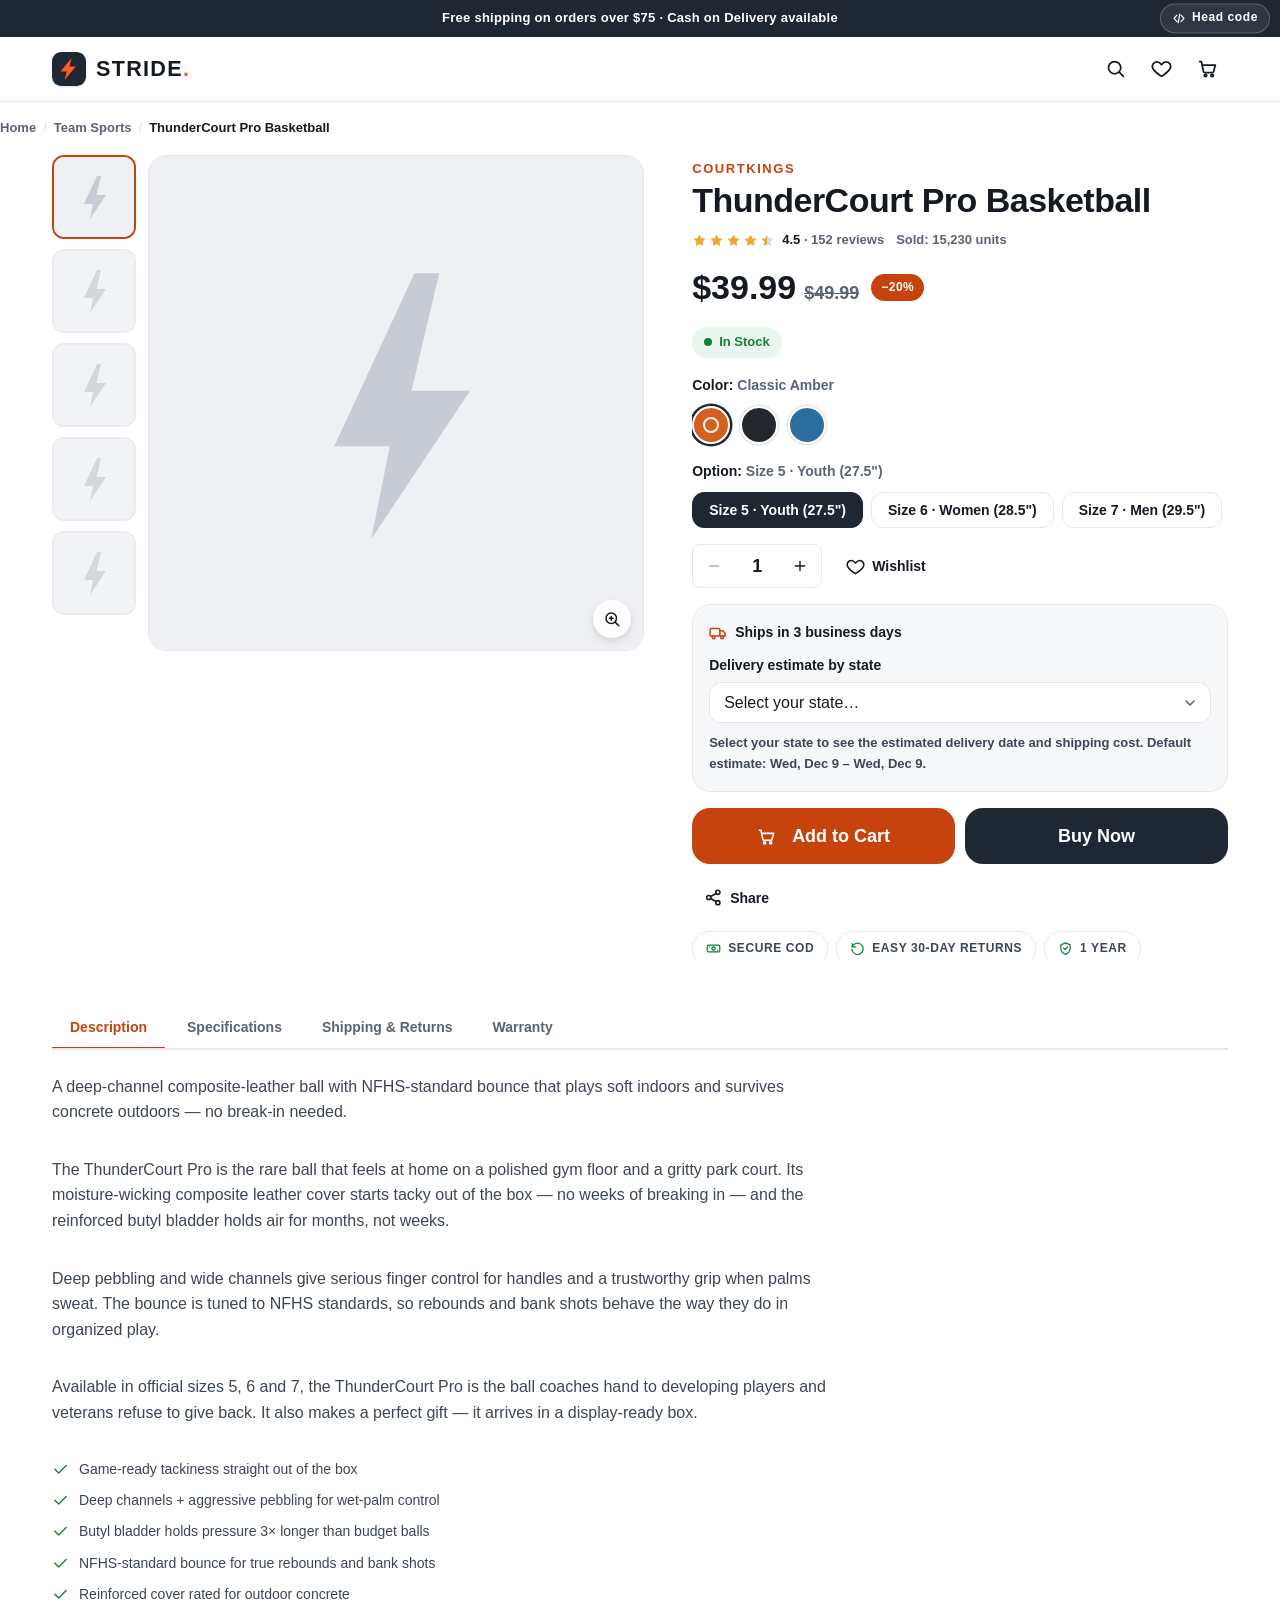
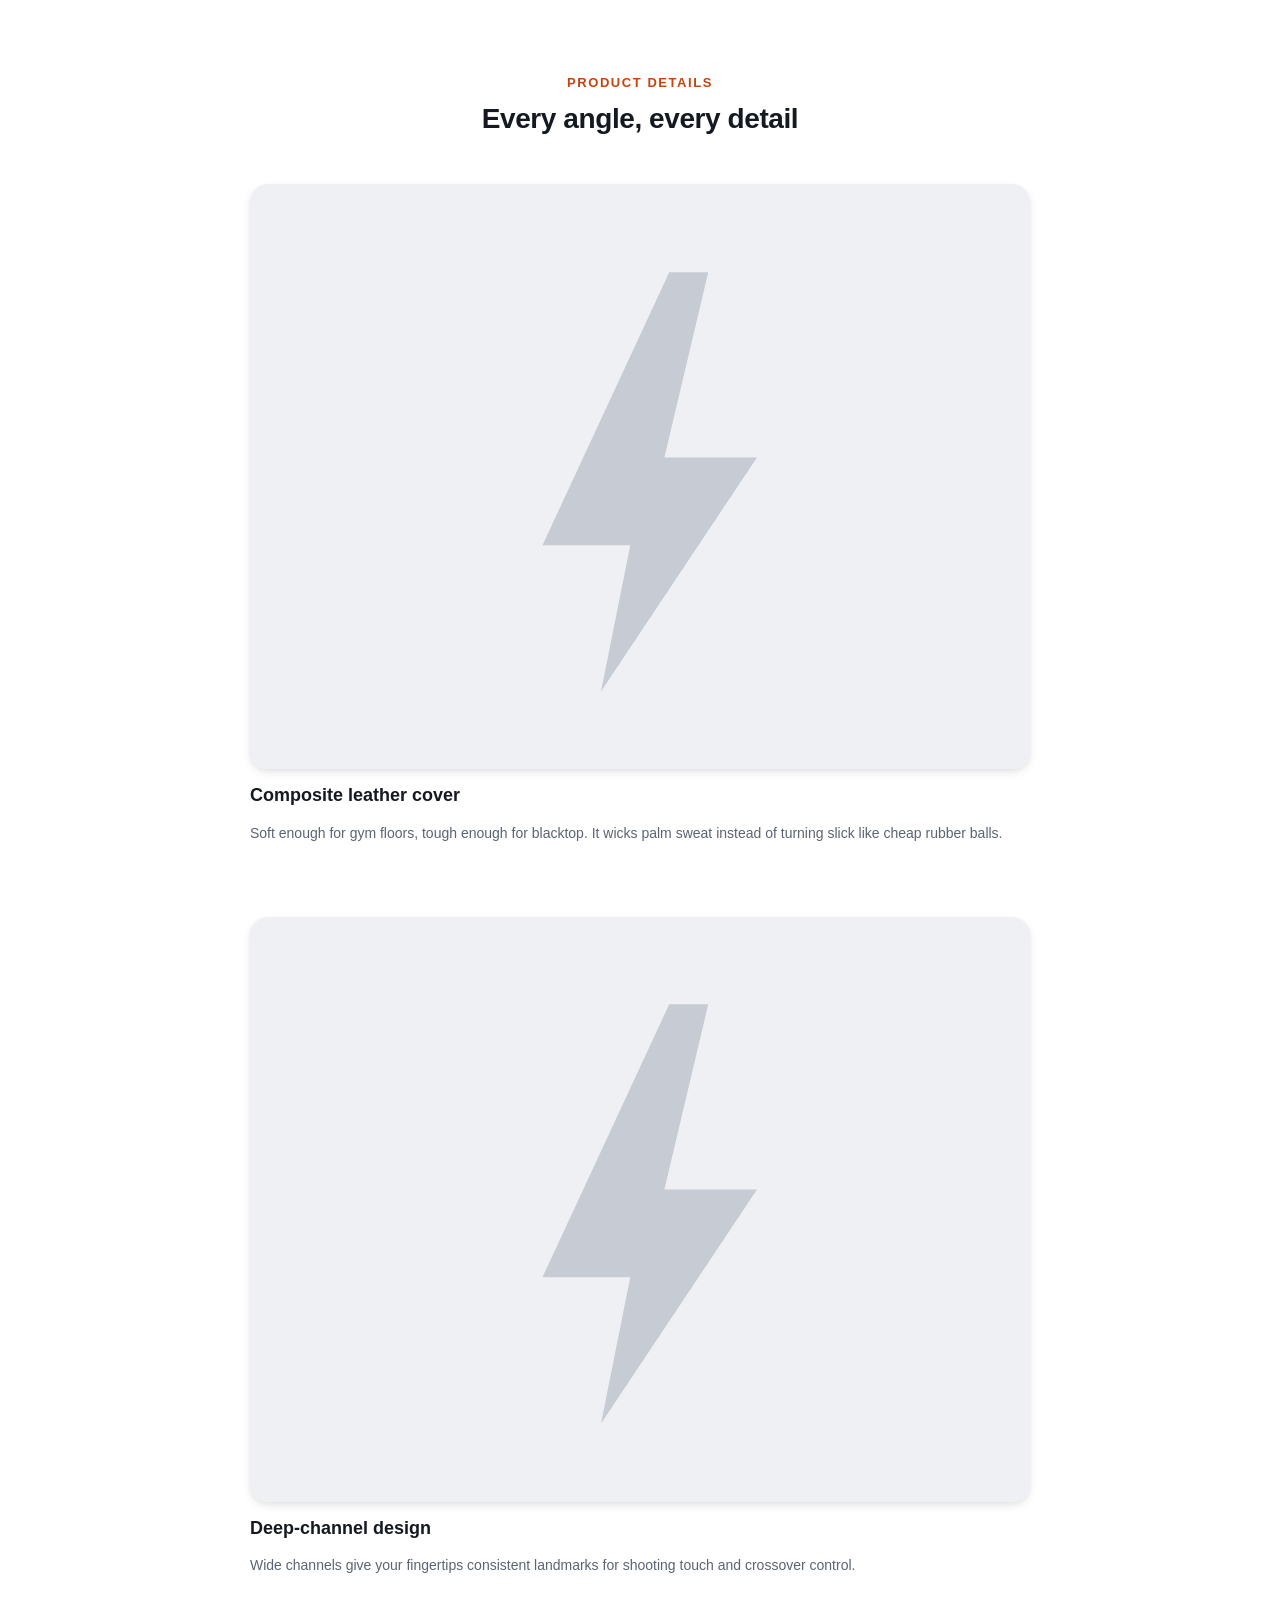
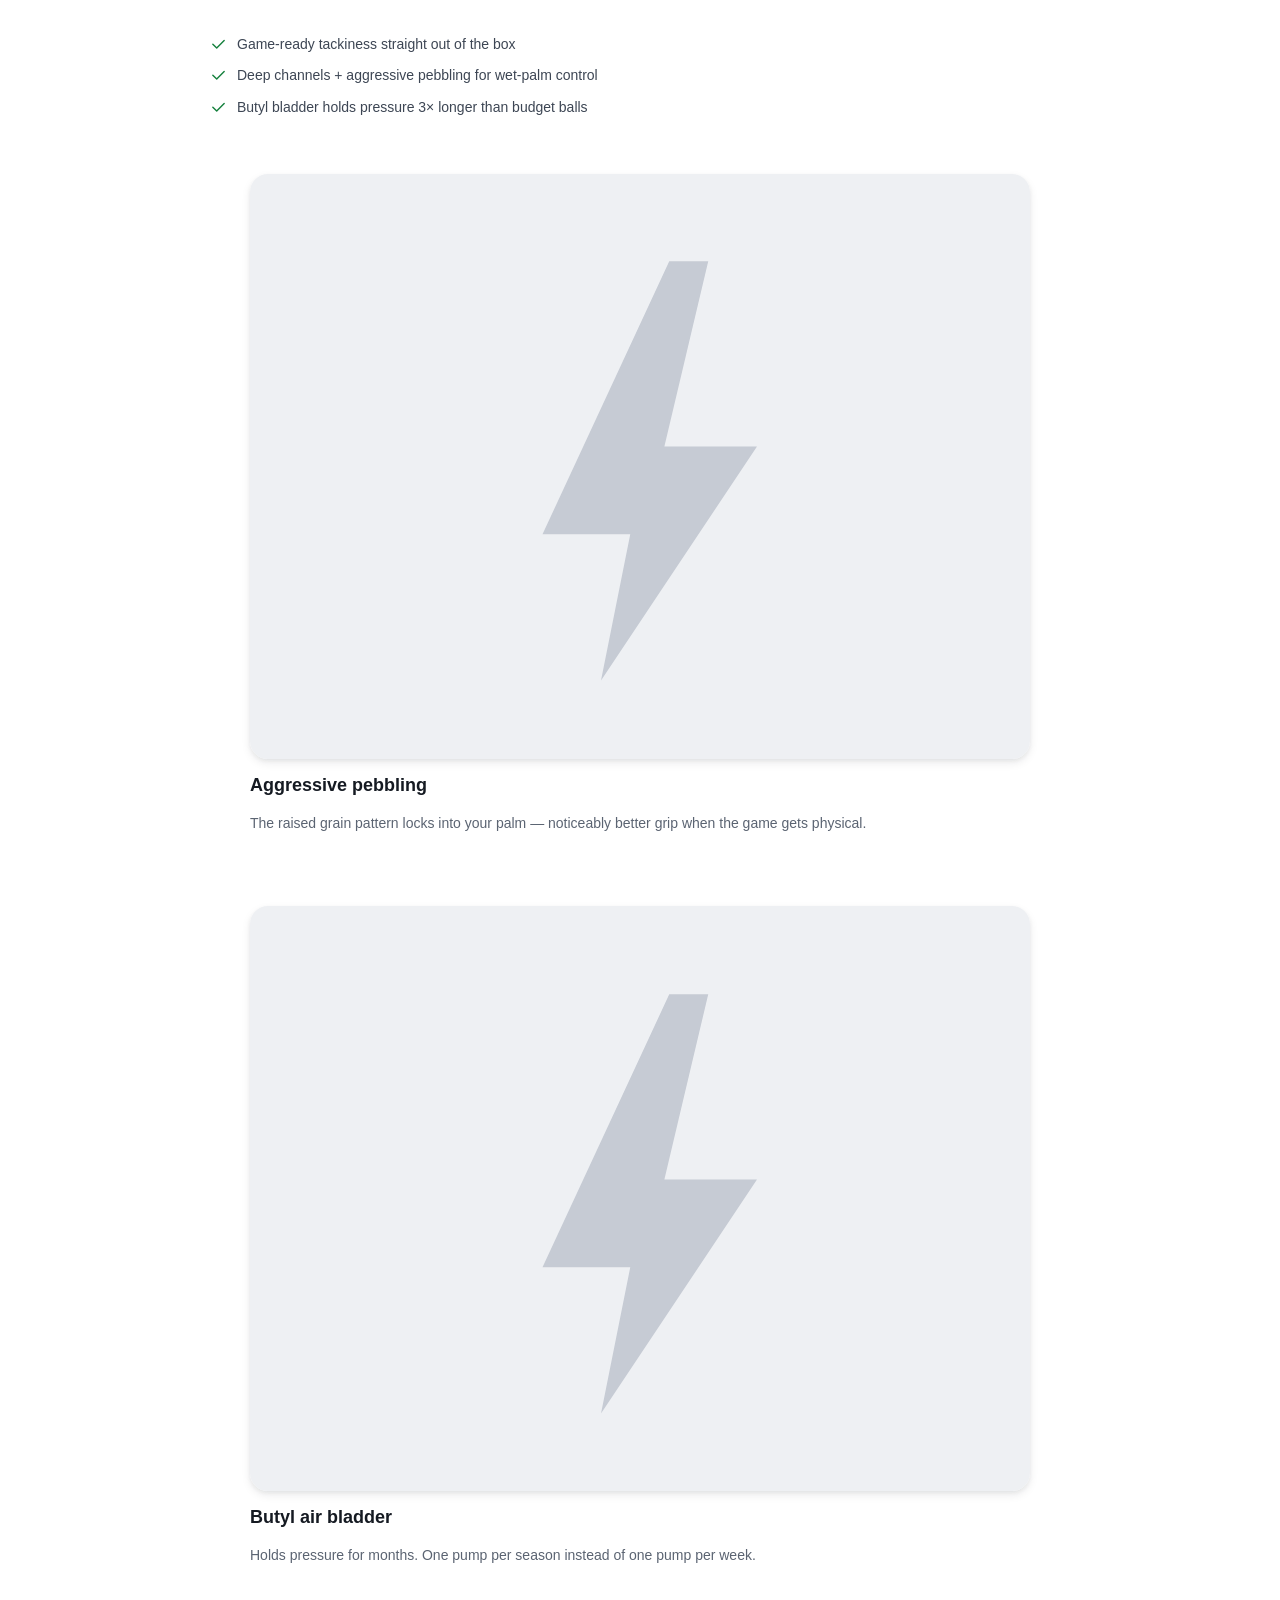
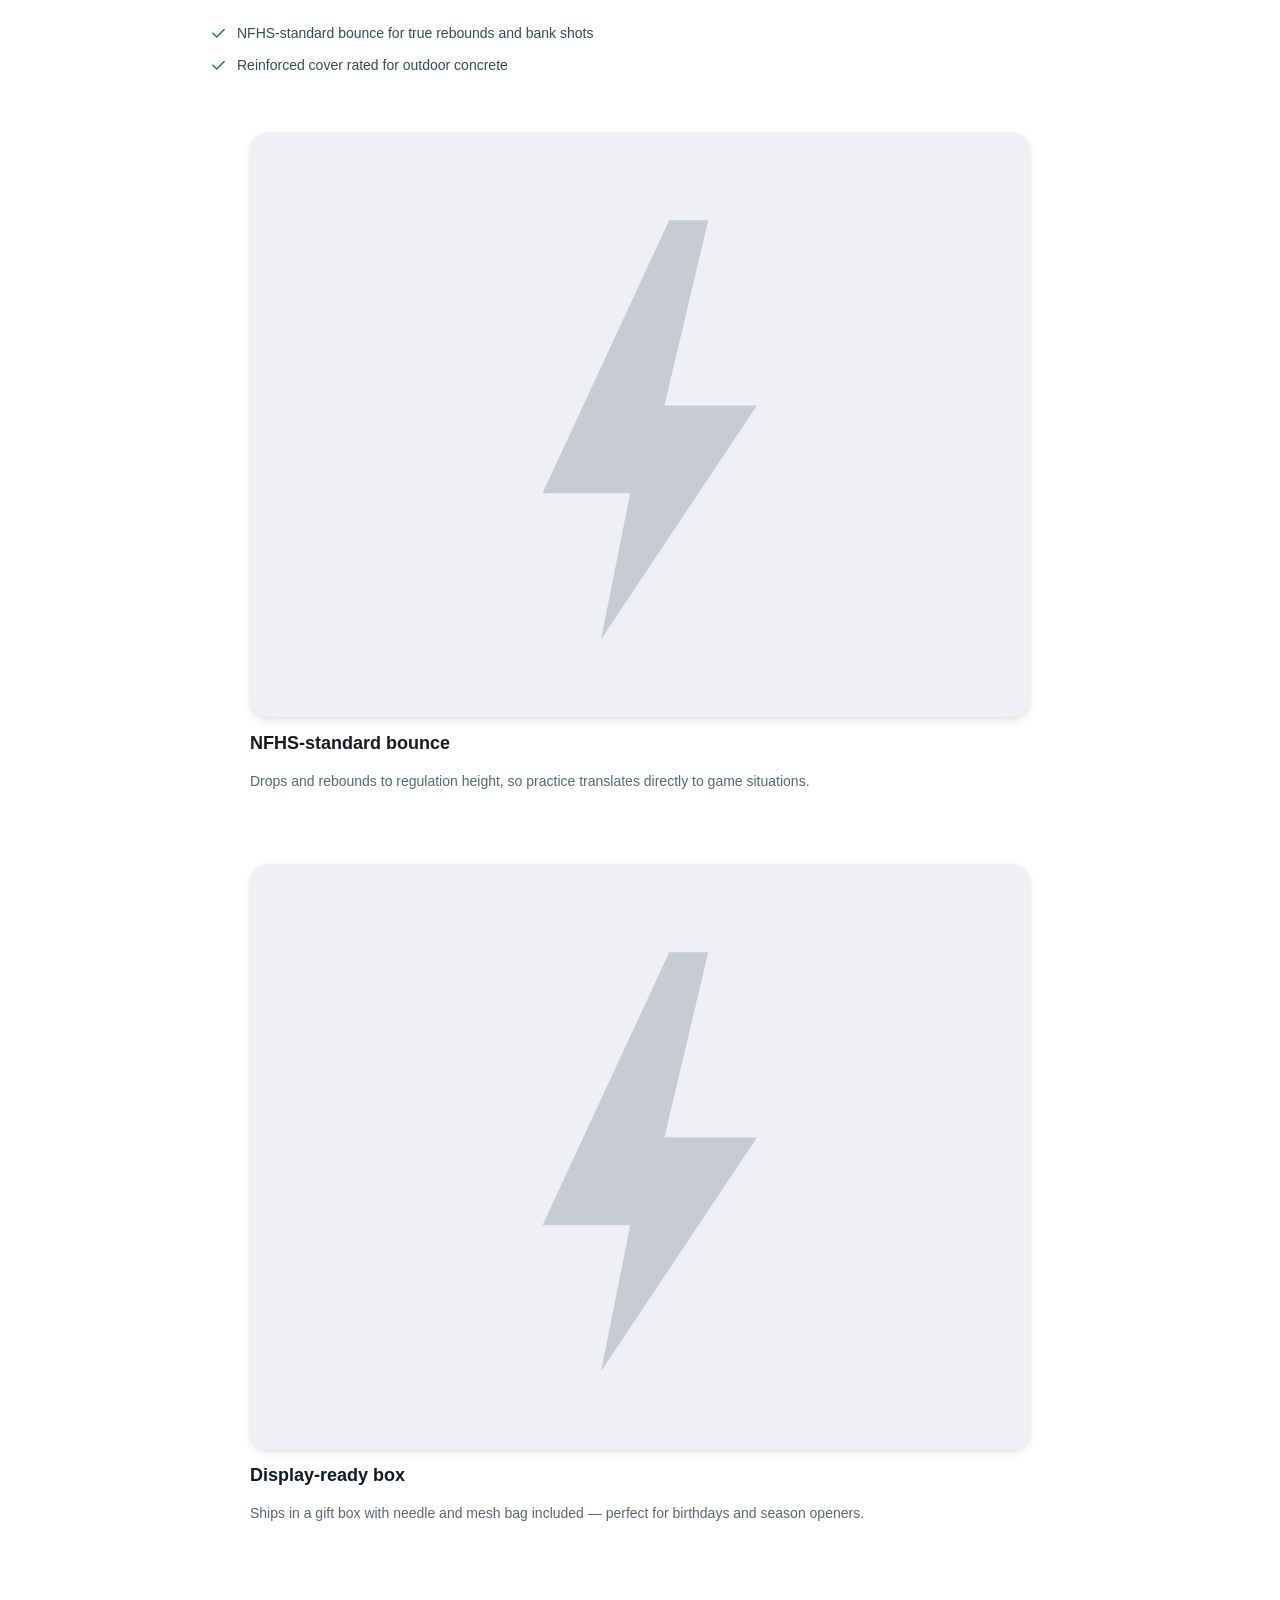
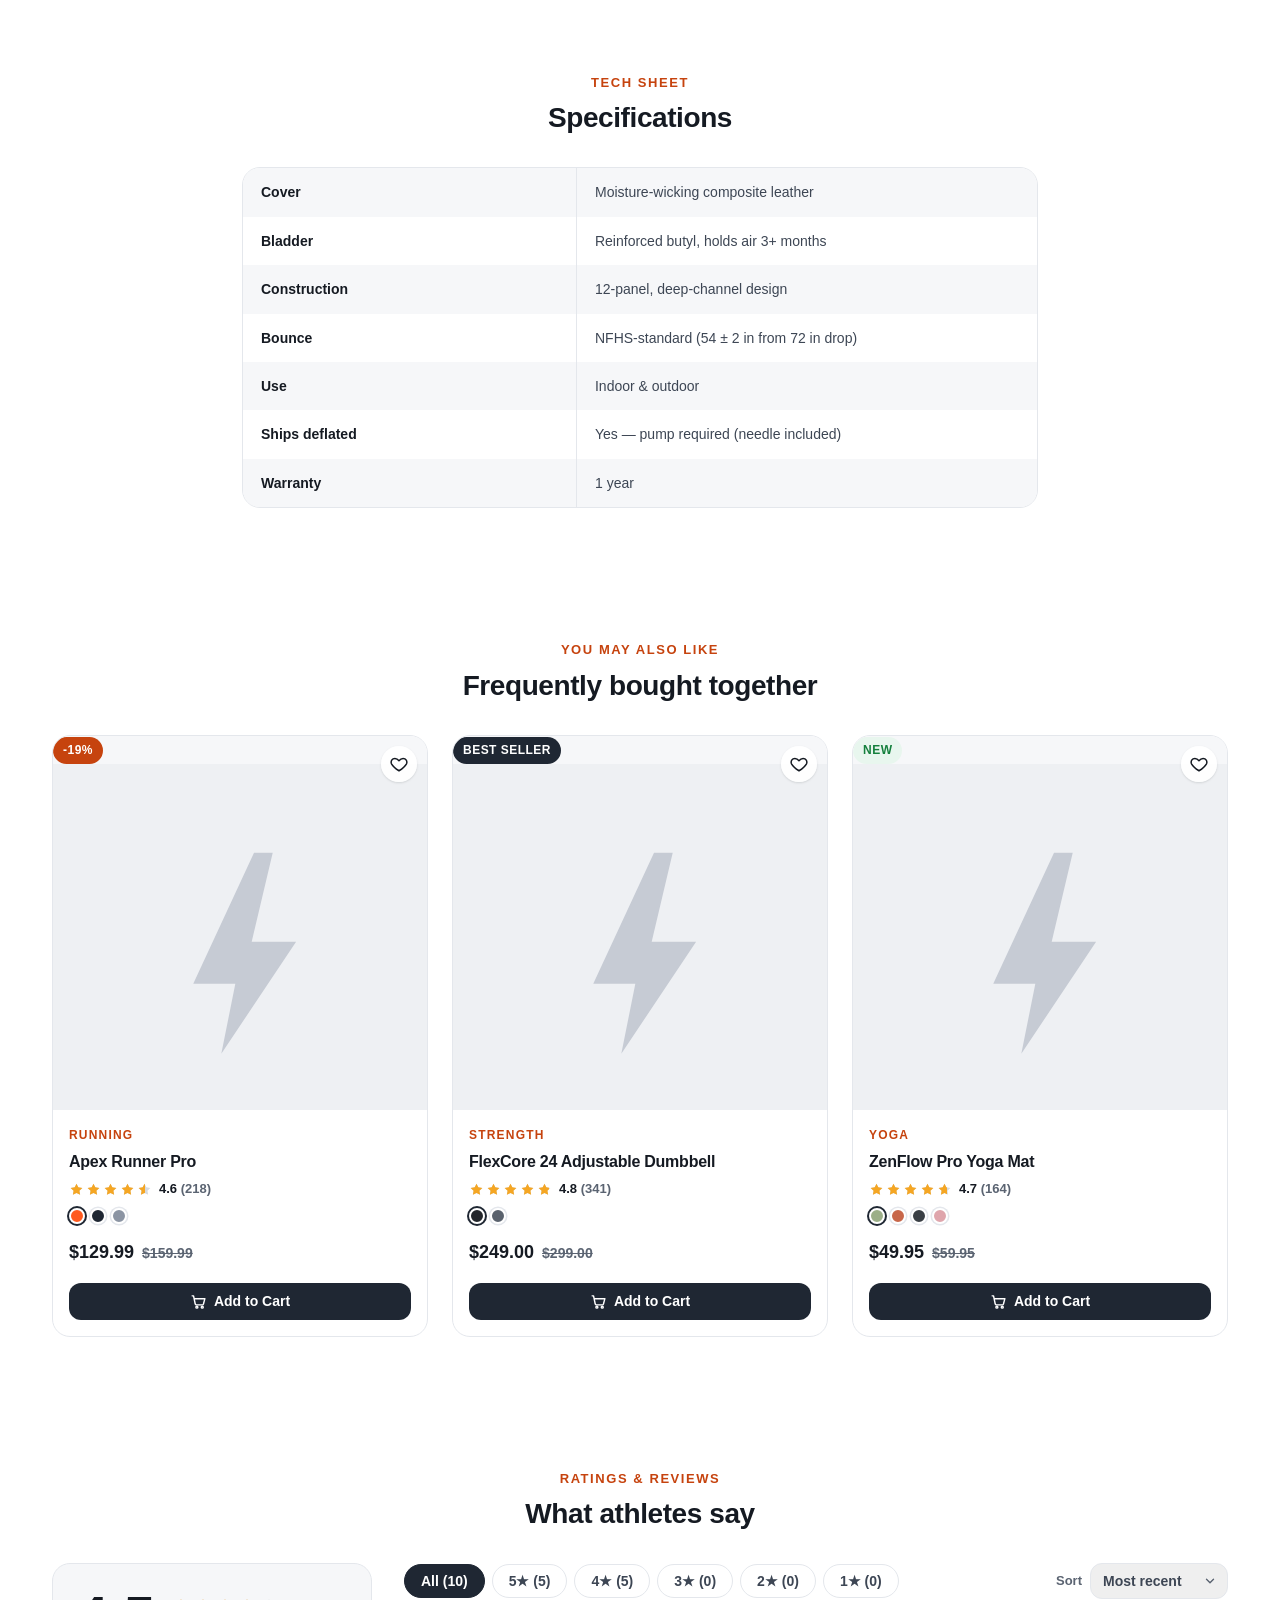
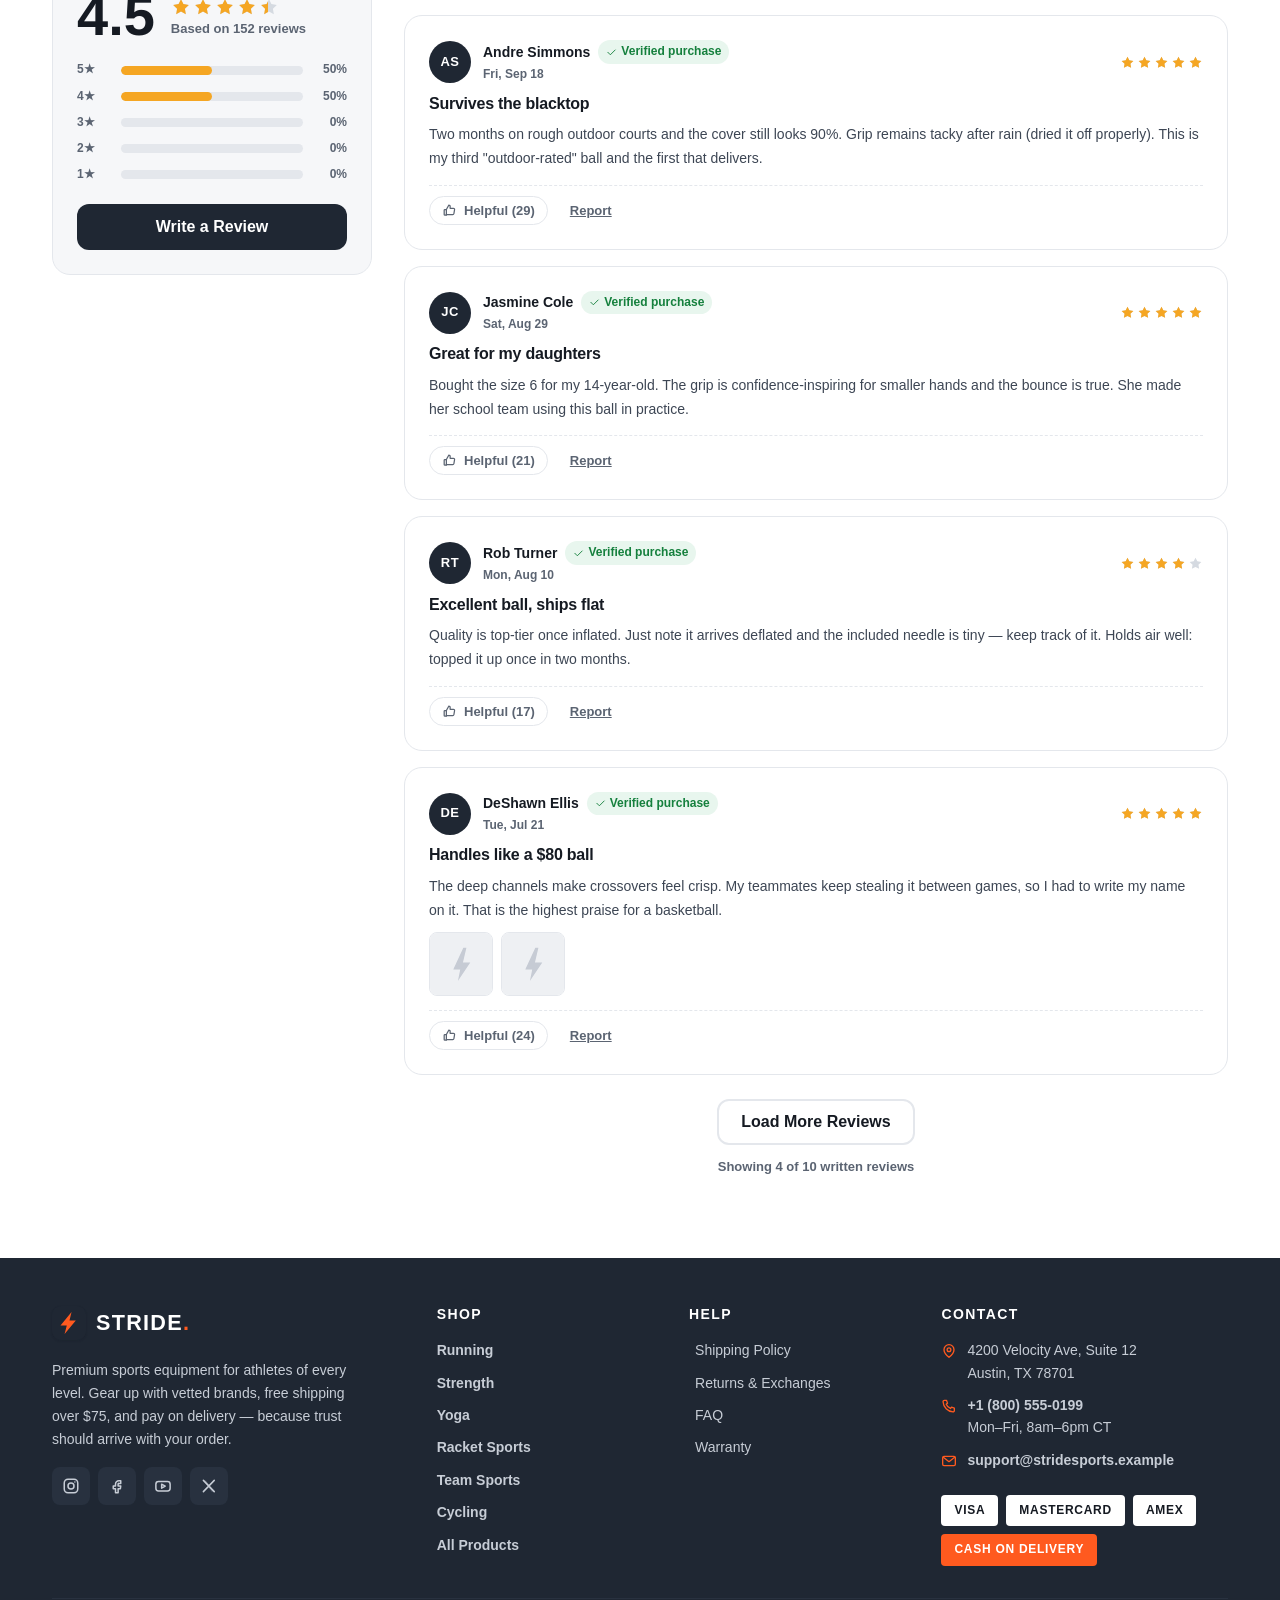
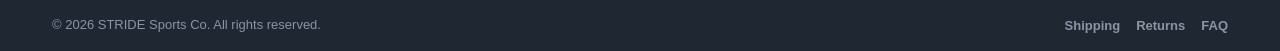
<file: product-5.html>
<!DOCTYPE html>
<!-- ============================================================
     STRIDE Sports Co. — product-N.html (product detail shell)
     This page is intentionally a thin shell: it declares
     data-product-id on <body>, and js/product.js renders the
     full detail page (gallery, buy box, tabs, specs, reviews)
     from js/data.js — the single source of truth.
     ============================================================ -->
<html lang="en">
<head>
  <meta charset="UTF-8">
  <meta name="viewport" content="width=device-width, initial-scale=1">
  <meta name="description" content="Indoor-outdoor composite-leather basketball, NFHS bounce Buy ThunderCourt Pro Basketball from STRIDE Sports Co. with cash on delivery, free shipping over $75 and 30-day returns.">
  <meta name="theme-color" content="#1F2733">
  <title>ThunderCourt Pro Basketball | STRIDE Sports Co.</title>
  <link rel="icon" href="data:image/svg+xml,%3Csvg xmlns='http://www.w3.org/2000/svg' viewBox='0 0 32 32'%3E%3Crect width='32' height='32' rx='7' fill='%231F2733'/%3E%3Cpath d='M18 5 8 18h6l-2 9L24 13h-6l2-8z' fill='%23FF5A1F'/%3E%3C/svg%3E">
  <link rel="stylesheet" href="css/styles.css">
  <!-- Google Tag Manager -->
  <script>(function(w,d,s,l,i){w[l]=w[l]||[];w[l].push({'gtm.start':
  new Date().getTime(),event:'gtm.js'});var f=d.getElementsByTagName(s)[0],
  j=d.createElement(s),dl=l!='dataLayer'?'&l='+l:'';j.async=true;j.src=
  'https://www.googletagmanager.com/gtm.js?id='+i+dl;f.parentNode.insertBefore(j,f);
  })(window,document,'script','dataLayer','GTM-T3CN49P6');</script>
  <!-- End Google Tag Manager -->
</head>
<body data-page="product" data-product-id="p5">
  <a class="skip-link" href="#main">Skip to content</a>

  <div id="announcement-root"></div>
  <div id="header-root"></div>

  <main id="main">
    <noscript>
      <p style="padding:16px;text-align:center;background:#FDECEA;color:#B42318;font-weight:700">
        This product page requires JavaScript. Please enable JavaScript and reload.
      </p>
    </noscript>
    <div id="product-root">
      <!-- Loading skeleton (replaced by js/product.js) -->
      <div class="container">
        <div class="breadcrumbs"><span class="skel" style="width:220px;height:14px"></span></div>
        <div class="pdp">
          <div class="skel" style="aspect-ratio:1/1;border-radius:18px"></div>
          <div style="display:grid;gap:14px;align-content:start">
            <span class="skel" style="width:40%;height:16px"></span>
            <span class="skel" style="width:75%;height:30px"></span>
            <span class="skel" style="width:30%;height:26px"></span>
            <span class="skel" style="width:100%;height:120px;border-radius:18px"></span>
            <span class="skel" style="width:55%;height:46px;border-radius:12px"></span>
          </div>
        </div>
      </div>
    </div>
  </main>

  <div id="drawer-root"></div>
  <div id="modal-root"></div>
  <div class="toast-root" id="toast-root" aria-live="polite" aria-atomic="false"></div>
  <div id="footer-root"></div>

  <script src="js/data.js"></script>
  <script src="js/main.js"></script>
  <script src="js/product.js"></script>
</body>
</html>
</file>
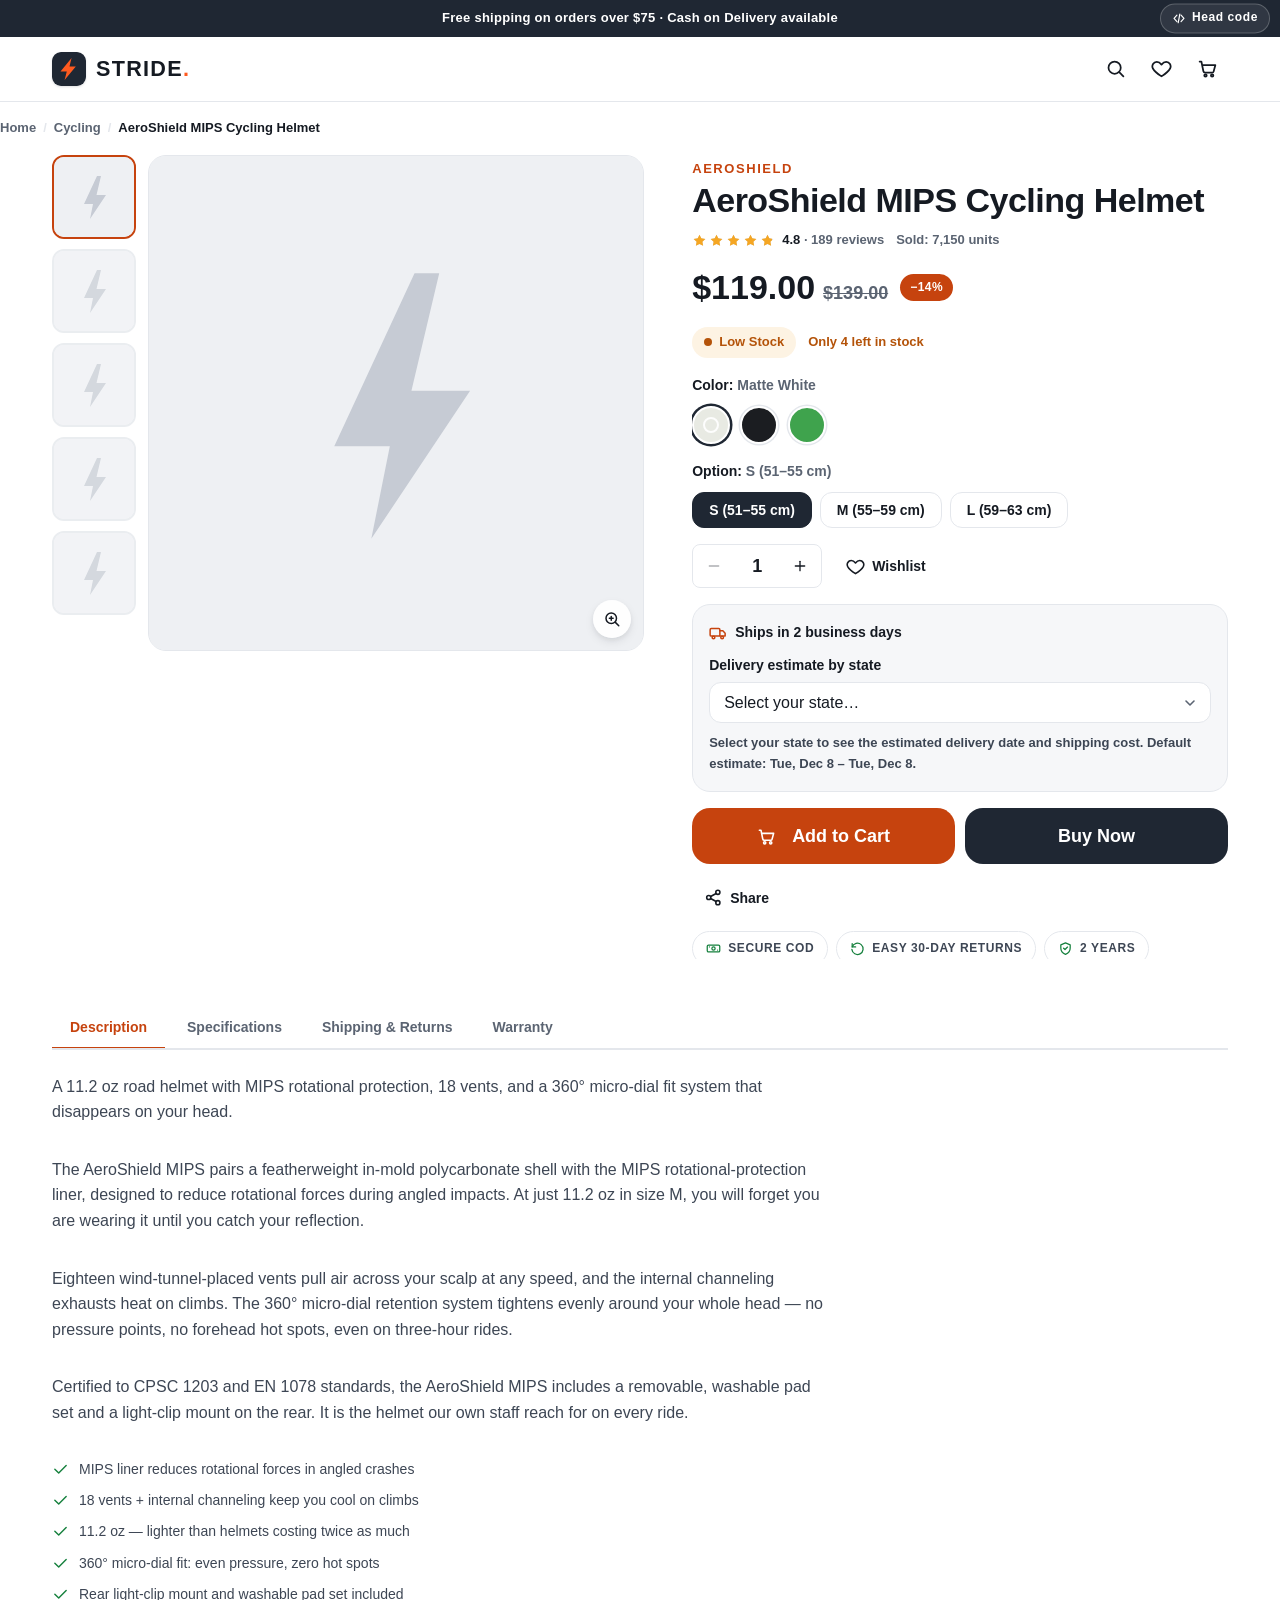
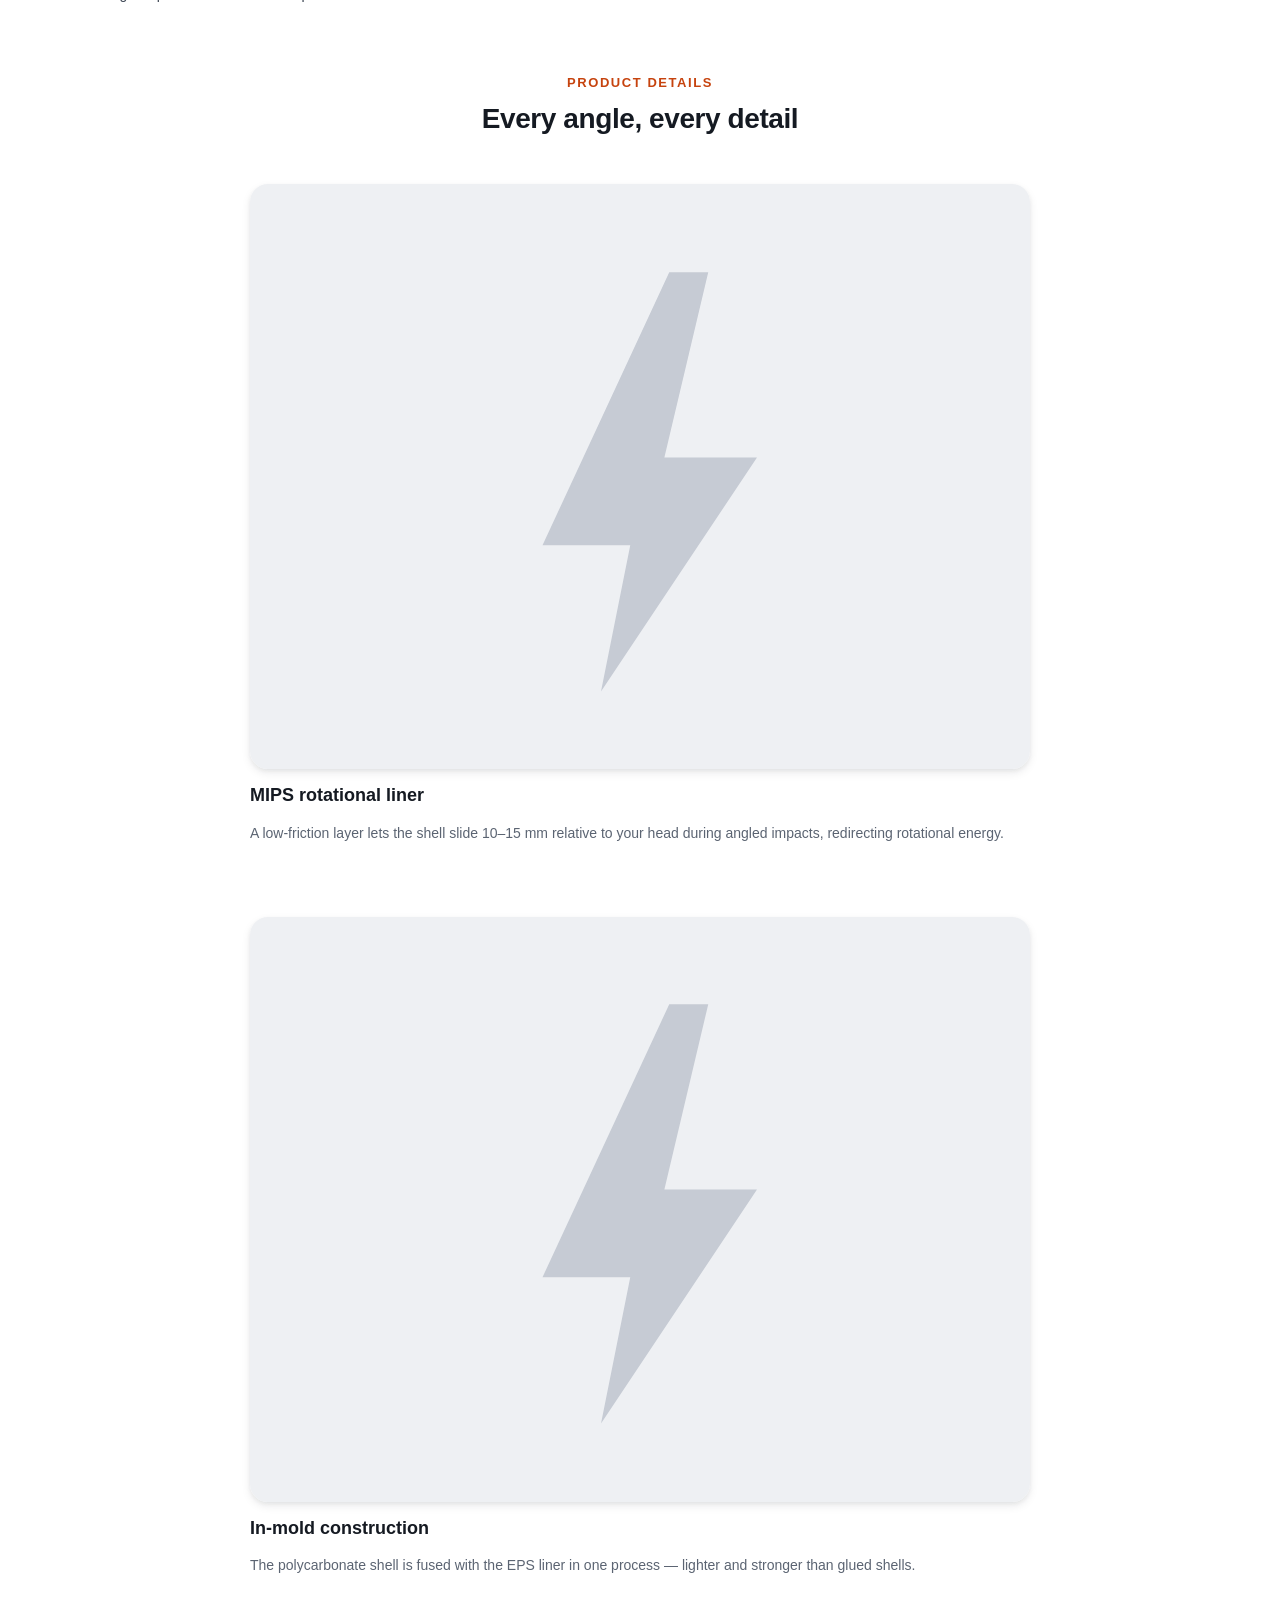
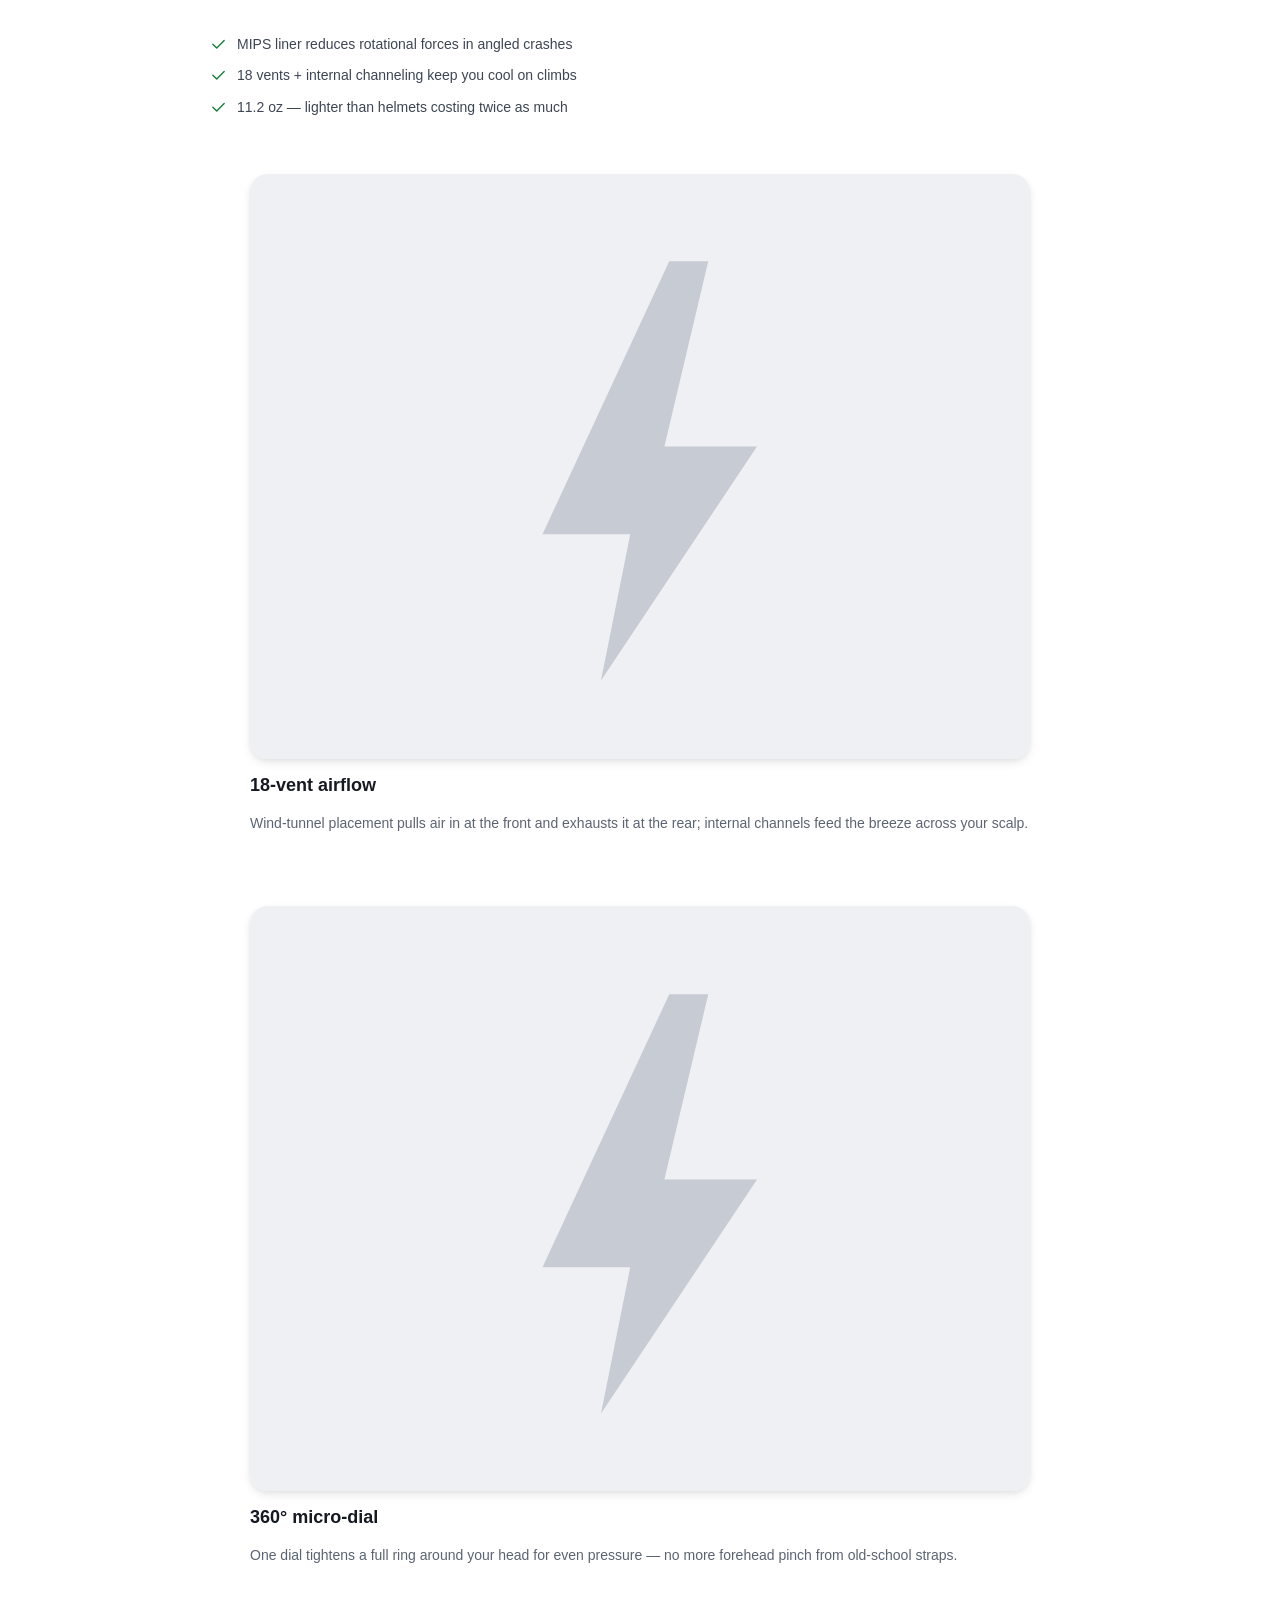
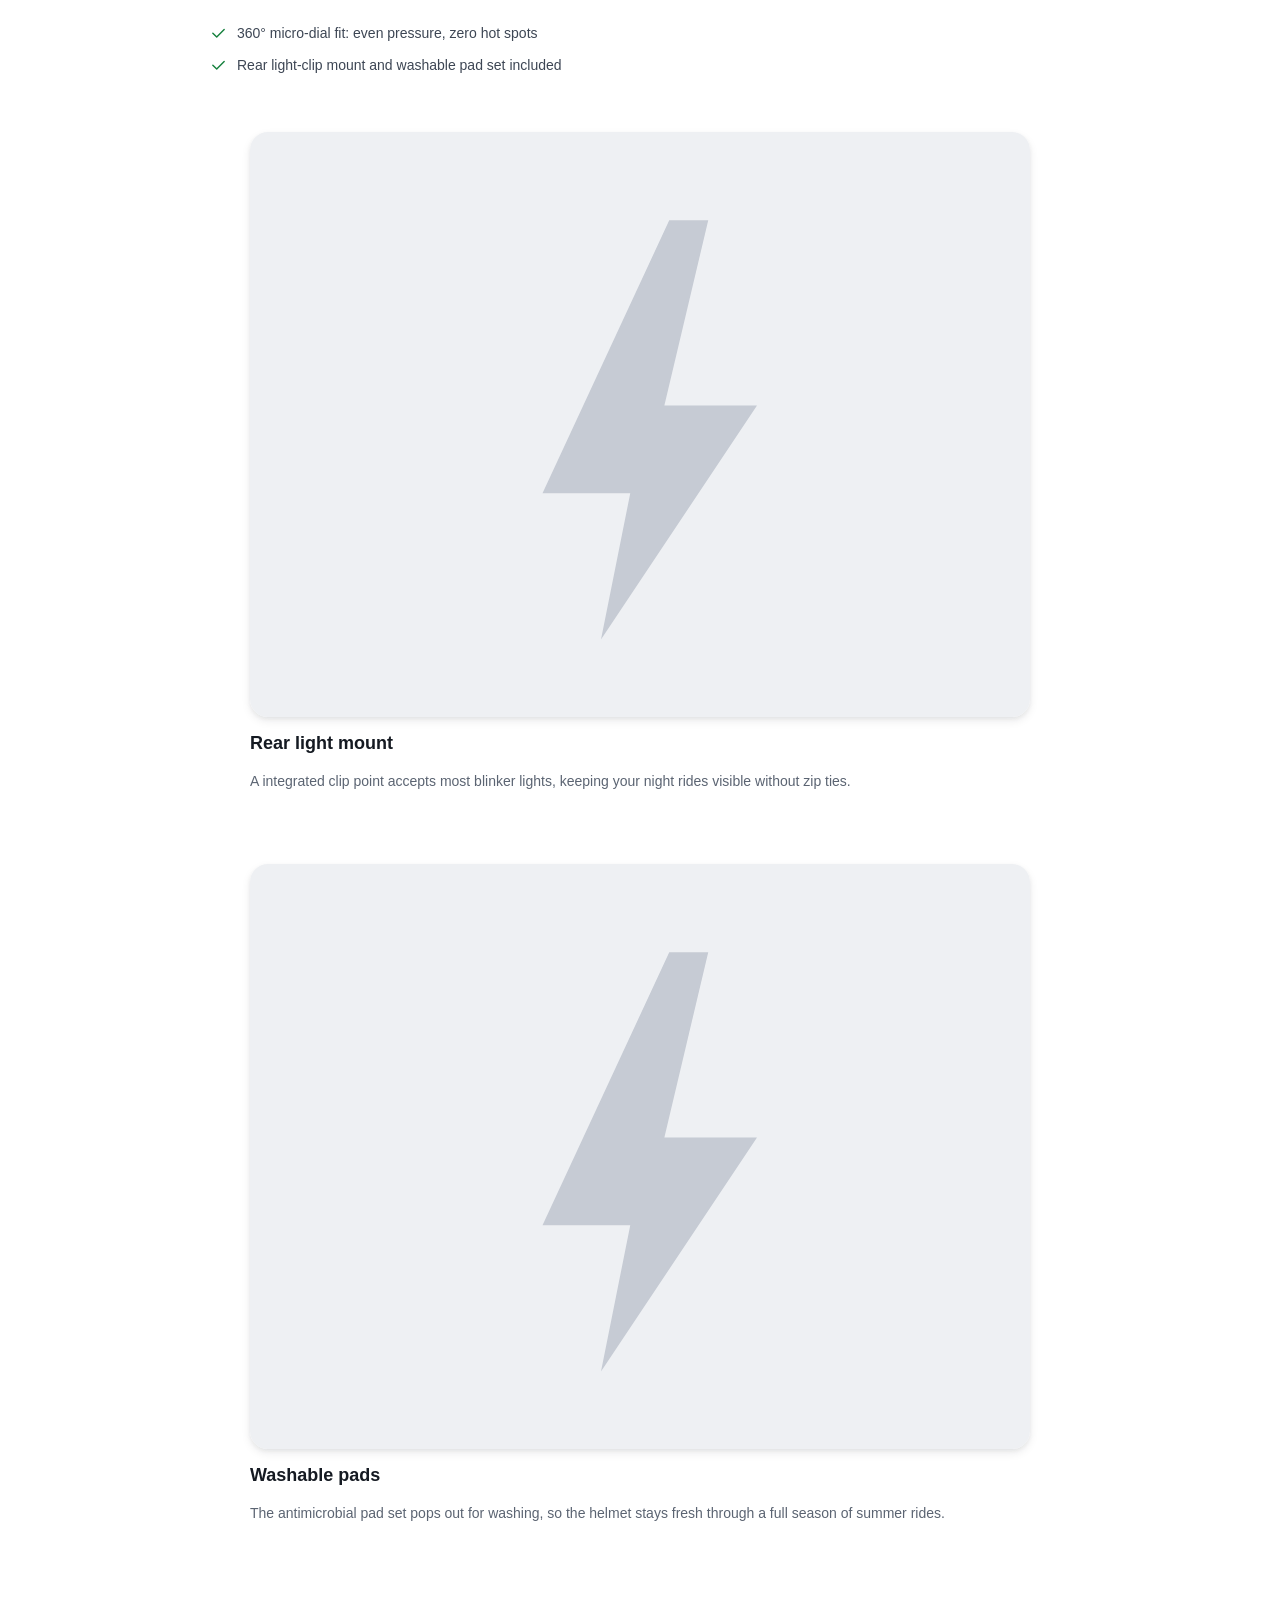
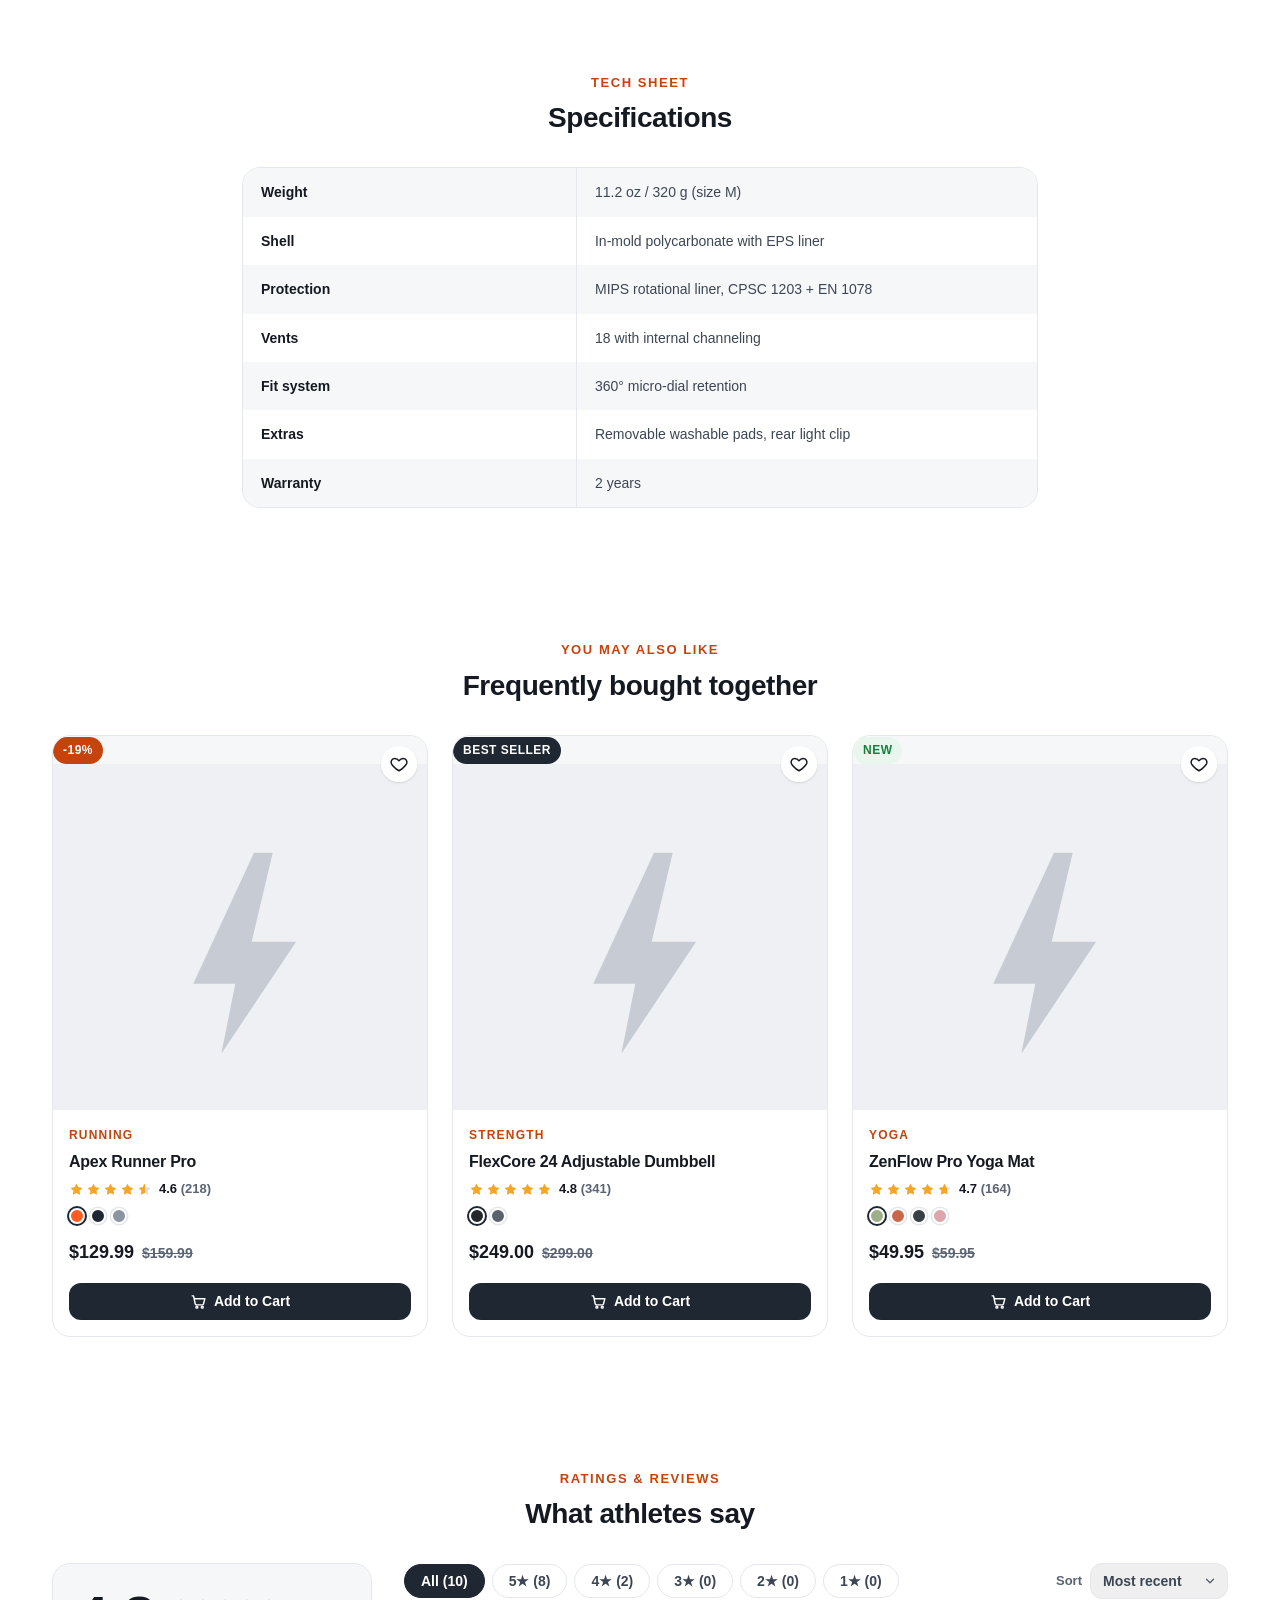
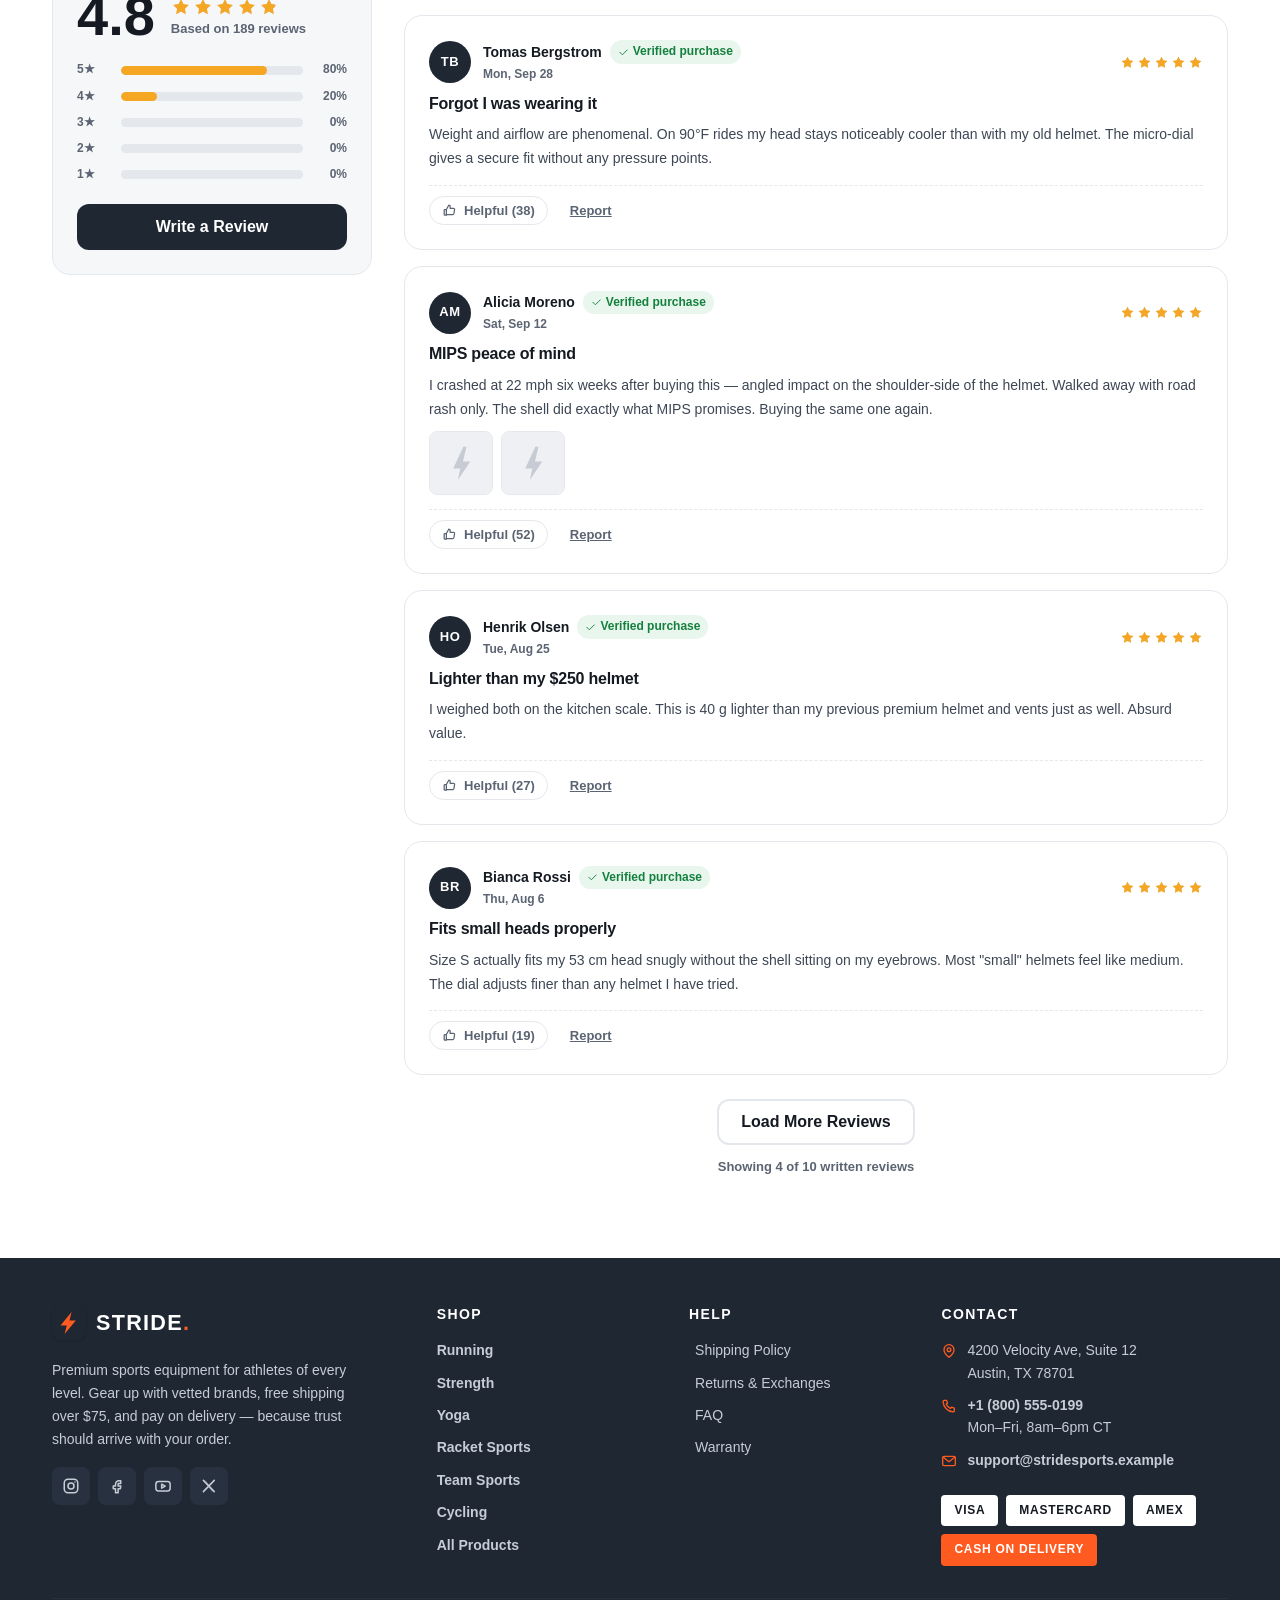
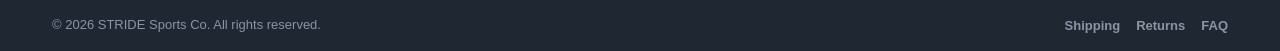
<file: product-6.html>
<!DOCTYPE html>
<!-- ============================================================
     STRIDE Sports Co. — product-N.html (product detail shell)
     This page is intentionally a thin shell: it declares
     data-product-id on <body>, and js/product.js renders the
     full detail page (gallery, buy box, tabs, specs, reviews)
     from js/data.js — the single source of truth.
     ============================================================ -->
<html lang="en">
<head>
  <meta charset="UTF-8">
  <meta name="viewport" content="width=device-width, initial-scale=1">
  <meta name="description" content="11.2 oz MIPS road helmet with 18 vents Buy AeroShield MIPS Cycling Helmet from STRIDE Sports Co. with cash on delivery, free shipping over $75 and 30-day returns.">
  <meta name="theme-color" content="#1F2733">
  <title>AeroShield MIPS Cycling Helmet | STRIDE Sports Co.</title>
  <link rel="icon" href="data:image/svg+xml,%3Csvg xmlns='http://www.w3.org/2000/svg' viewBox='0 0 32 32'%3E%3Crect width='32' height='32' rx='7' fill='%231F2733'/%3E%3Cpath d='M18 5 8 18h6l-2 9L24 13h-6l2-8z' fill='%23FF5A1F'/%3E%3C/svg%3E">
  <link rel="stylesheet" href="css/styles.css">
  <!-- Google Tag Manager -->
  <script>(function(w,d,s,l,i){w[l]=w[l]||[];w[l].push({'gtm.start':
  new Date().getTime(),event:'gtm.js'});var f=d.getElementsByTagName(s)[0],
  j=d.createElement(s),dl=l!='dataLayer'?'&l='+l:'';j.async=true;j.src=
  'https://www.googletagmanager.com/gtm.js?id='+i+dl;f.parentNode.insertBefore(j,f);
  })(window,document,'script','dataLayer','GTM-T3CN49P6');</script>
  <!-- End Google Tag Manager -->
</head>
<body data-page="product" data-product-id="p6">
  <a class="skip-link" href="#main">Skip to content</a>

  <div id="announcement-root"></div>
  <div id="header-root"></div>

  <main id="main">
    <noscript>
      <p style="padding:16px;text-align:center;background:#FDECEA;color:#B42318;font-weight:700">
        This product page requires JavaScript. Please enable JavaScript and reload.
      </p>
    </noscript>
    <div id="product-root">
      <!-- Loading skeleton (replaced by js/product.js) -->
      <div class="container">
        <div class="breadcrumbs"><span class="skel" style="width:220px;height:14px"></span></div>
        <div class="pdp">
          <div class="skel" style="aspect-ratio:1/1;border-radius:18px"></div>
          <div style="display:grid;gap:14px;align-content:start">
            <span class="skel" style="width:40%;height:16px"></span>
            <span class="skel" style="width:75%;height:30px"></span>
            <span class="skel" style="width:30%;height:26px"></span>
            <span class="skel" style="width:100%;height:120px;border-radius:18px"></span>
            <span class="skel" style="width:55%;height:46px;border-radius:12px"></span>
          </div>
        </div>
      </div>
    </div>
  </main>

  <div id="drawer-root"></div>
  <div id="modal-root"></div>
  <div class="toast-root" id="toast-root" aria-live="polite" aria-atomic="false"></div>
  <div id="footer-root"></div>

  <script src="js/data.js"></script>
  <script src="js/main.js"></script>
  <script src="js/product.js"></script>
</body>
</html>
</file>
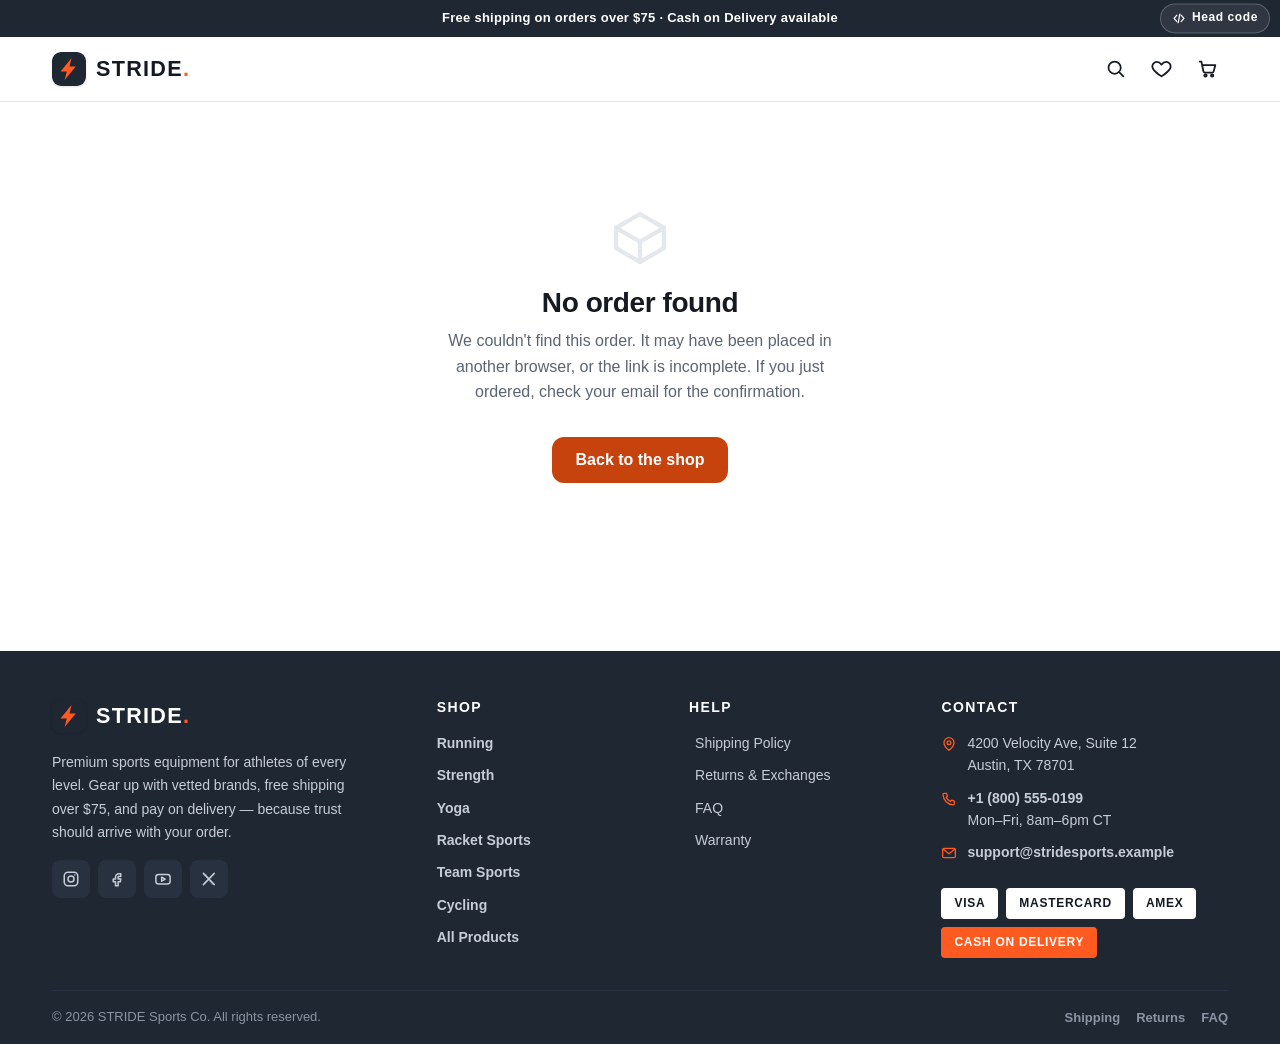
<file: thank-you.html>
<!DOCTYPE html>
<!-- ============================================================
     STRIDE Sports Co. — thank-you.html (order confirmation)
     Renders the placed order from localStorage (saved by
     js/checkout.js): animated success checkmark, copyable order
     ID, itemized recap, COD payment note, delivery estimate and
     a 3-step timeline. Guarded against missing/invalid orders.
     Usage: thank-you.html?order=SP-YYYY-XXXXXX
     ============================================================ -->
<html lang="en">
<head>
  <meta charset="UTF-8">
  <meta name="viewport" content="width=device-width, initial-scale=1">
  <meta name="description" content="Order confirmed — thank you for shopping with STRIDE Sports Co.">
  <meta name="theme-color" content="#1F2733">
  <title>Thank you for your order! | STRIDE Sports Co.</title>
  <link rel="icon" href="data:image/svg+xml,%3Csvg xmlns='http://www.w3.org/2000/svg' viewBox='0 0 32 32'%3E%3Crect width='32' height='32' rx='7' fill='%231F2733'/%3E%3Cpath d='M18 5 8 18h6l-2 9L24 13h-6l2-8z' fill='%23FF5A1F'/%3E%3C/svg%3E">
  <link rel="stylesheet" href="css/styles.css">
  <!-- Google Tag Manager -->
  <script>(function(w,d,s,l,i){w[l]=w[l]||[];w[l].push({'gtm.start':
  new Date().getTime(),event:'gtm.js'});var f=d.getElementsByTagName(s)[0],
  j=d.createElement(s),dl=l!='dataLayer'?'&l='+l:'';j.async=true;j.src=
  'https://www.googletagmanager.com/gtm.js?id='+i+dl;f.parentNode.insertBefore(j,f);
  })(window,document,'script','dataLayer','GTM-T3CN49P6');</script>
  <!-- End Google Tag Manager -->
</head>
<body data-page="thankyou">
  <a class="skip-link" href="#main">Skip to content</a>

  <div id="announcement-root"></div>
  <div id="header-root"></div>

  <main id="main">
    <div class="container ty-wrap">

      <!-- Success content (populated by js/checkout.js) -->
      <div id="ty-content">
        <div class="ty-card">
          <svg class="ty-check" viewBox="0 0 100 100" role="img" aria-label="Order placed successfully">
            <circle cx="50" cy="50" r="46"></circle>
            <path d="M30 52 L44 66 L72 37"></path>
          </svg>
          <h1 class="ty-title">Thank you for your order!</h1>
          <p class="ty-sub" id="ty-email-note">A confirmation email is on its way.</p>
          <p class="muted" id="ty-placed-date" style="margin-top:8px;font-size:14px;font-weight:600"></p>

          <div class="ty-orderid">
            <span class="muted" style="font-weight:700;font-size:14px">Order ID</span>
            <code id="ty-order-id">SP-0000-000000</code>
            <button type="button" class="copy-btn" id="copy-order-id" aria-label="Copy order ID to clipboard">
              <svg viewBox="0 0 24 24" width="15" height="15" fill="none" stroke="currentColor" stroke-width="2" stroke-linecap="round" stroke-linejoin="round" aria-hidden="true"><rect x="9" y="9" width="12" height="12" rx="2"/><path d="M5.5 15H4.8A1.8 1.8 0 0 1 3 13.2v-8A1.8 1.8 0 0 1 4.8 3.5h8A1.8 1.8 0 0 1 14.5 5.3V6"/></svg>
              <span class="copy-label">Copy</span>
            </button>
          </div>

          <div class="ty-timeline" aria-label="What happens next">
            <div class="ty-step ty-step--done" id="ty-step-placed">
              <span class="ty-step__icon"><svg viewBox="0 0 24 24" width="19" height="19" fill="none" stroke="currentColor" stroke-width="2" stroke-linecap="round" stroke-linejoin="round" aria-hidden="true"><polyline points="20 6.5 9.5 17 4 11.5"/></svg></span>
              <span><b>Order placed</b><span>We received your order</span></span>
            </div>
            <div class="ty-step">
              <span class="ty-step__icon"><svg viewBox="0 0 24 24" width="19" height="19" fill="none" stroke="currentColor" stroke-width="2" stroke-linecap="round" stroke-linejoin="round" aria-hidden="true"><path d="M21 8.2 12 3 3 8.2v7.6L12 21l9-5.2z"/><polyline points="3 8.2 12 13.4 21 8.2"/><line x1="12" y1="13.4" x2="12" y2="21"/></svg></span>
              <span><b>Packed &amp; shipped</b><span>Tracking link by email</span></span>
            </div>
            <div class="ty-step">
              <span class="ty-step__icon"><svg viewBox="0 0 24 24" width="19" height="19" fill="none" stroke="currentColor" stroke-width="2" stroke-linecap="round" stroke-linejoin="round" aria-hidden="true"><rect x="2" y="6.5" width="20" height="11" rx="2"/><circle cx="12" cy="12" r="2.6"/></svg></span>
              <span><b>Pay on delivery</b><span>Cash or card at the door</span></span>
            </div>
          </div>

          <div class="ty-summary">
            <div class="co-card">
              <h2 style="font-size:20px;margin-bottom:16px">Order summary</h2>
              <div class="co-items" id="ty-items"></div>
              <div class="sum-lines">
                <div class="sum-line"><span>Subtotal</span><span id="ty-subtotal">$0.00</span></div>
                <div class="sum-line discount" id="ty-discount-row" hidden><span>Discount</span><span id="ty-discount">−$0.00</span></div>
                <div class="sum-line"><span>Shipping</span><span id="ty-shipping">$0.00</span></div>
                <div class="sum-line"><span>Tax estimate</span><span id="ty-tax">$0.00</span></div>
                <div class="sum-line sum-line--total"><span>Total</span><span id="ty-total">$0.00</span></div>
              </div>
              <p class="rev-summary__meta" style="margin-top:12px" id="ty-payment"></p>
              <div style="border-top:1px dashed var(--c-line);margin-top:14px;padding-top:14px">
                <p style="margin:0 0 4px;font-weight:800;color:var(--c-ink);font-size:14px">Delivery address</p>
                <p style="margin:0;font-size:14px;line-height:1.7" id="ty-address"></p>
                <p style="margin:12px 0 0;font-size:14px" id="ty-eta"></p>
              </div>
            </div>
          </div>

          <div class="ty-actions">
            <a class="btn btn--primary btn--lg" href="index.html">Continue Shopping</a>
            <button type="button" class="btn btn--outline btn--lg" id="print-receipt">
              <svg viewBox="0 0 24 24" width="19" height="19" fill="none" stroke="currentColor" stroke-width="2" stroke-linecap="round" stroke-linejoin="round" aria-hidden="true"><polyline points="7 8 7 3 17 3 17 8"/><path d="M7 17H4.5A1.5 1.5 0 0 1 3 15.5v-6A1.5 1.5 0 0 1 4.5 8h15A1.5 1.5 0 0 1 21 9.5v6a1.5 1.5 0 0 1-1.5 1.5H17"/><rect x="7" y="14" width="10" height="7" rx="1"/></svg>
              Print Receipt
            </button>
          </div>
        </div>
      </div>

      <!-- Guard: no/invalid order -->
      <div class="no-order" id="ty-no-order" hidden>
        <svg viewBox="0 0 24 24" width="64" height="64" fill="none" stroke="currentColor" stroke-width="1.6" stroke-linecap="round" stroke-linejoin="round" aria-hidden="true"><path d="M21 8.2 12 3 3 8.2v7.6L12 21l9-5.2z"/><polyline points="3 8.2 12 13.4 21 8.2"/><line x1="12" y1="13.4" x2="12" y2="21"/></svg>
        <h2>No order found</h2>
        <p class="muted" style="max-width:420px;margin-inline:auto">We couldn't find this order. It may have been placed in another browser, or the link is incomplete. If you just ordered, check your email for the confirmation.</p>
        <a class="btn btn--primary" href="index.html" style="margin-top:16px">Back to the shop</a>
      </div>
    </div>
  </main>

  <div id="drawer-root"></div>
  <div id="modal-root"></div>
  <div class="toast-root" id="toast-root" aria-live="polite" aria-atomic="false"></div>
  <div id="footer-root"></div>

  <script src="js/data.js"></script>
  <script src="js/main.js"></script>
  <script src="js/checkout.js"></script>
</body>
</html>
</file>
<file: css/styles.css>
/* ============================================================
   STRIDE Sports Co. — styles.css
   Single shared stylesheet for the whole storefront (vanilla CSS3).
   Sections: tokens → reset → base → utilities → components
   (header, drawers, cards, product page, checkout, thank-you).
   Mobile-first; breakpoints: 480 / 768 / 1024 / 1280 px.
   ============================================================ */

/* ------------------------------------------------------------
   1. DESIGN TOKENS
   ------------------------------------------------------------ */
:root {
  /* Brand palette — energetic orange / charcoal / white */
  --c-primary:        #C6430E;  /* deep orange — AA contrast on white for text/buttons */
  --c-primary-hover:  #A9380B;
  --c-accent:         #FF5A1F;  /* energetic orange — accents, badges, decorative */
  --c-accent-soft:    #FFE9DF;
  --c-charcoal:       #1F2733;  /* headers, footer, dark surfaces */
  --c-charcoal-800:   #28313F;
  --c-ink:            #151A22;  /* strongest text */
  --c-body:           #3D4654;  /* body text — 8:1 on white */
  --c-muted:          #5B6472;  /* secondary text — 6:1 on white */
  --c-line:           #E4E7EC;  /* borders */
  --c-bg:             #FFFFFF;
  --c-bg-soft:        #F6F7F9;
  --c-bg-tint:        #FDF2EC;
  --c-green:          #15803D;
  --c-green-soft:     #E8F6EE;
  --c-amber:          #B45309;
  --c-amber-soft:     #FDF3E3;
  --c-red:            #B42318;
  --c-red-soft:       #FDECEA;
  --c-star:           #F5A623;
  --c-star-empty:     #D5DAE1;
  --c-focus:          #2563EB;
  --c-overlay:        rgba(16, 20, 26, 0.62);

  /* Typography */
  --font-body: -apple-system, BlinkMacSystemFont, "Segoe UI", Roboto,
               "Helvetica Neue", Arial, "Noto Sans", sans-serif;
  --fs-xs:   0.75rem;    /* 12 */
  --fs-sm:   0.8125rem;  /* 13 */
  --fs-md:   0.875rem;   /* 14 */
  --fs-base: 1rem;       /* 16 */
  --fs-lg:   1.125rem;   /* 18 */
  --fs-xl:   1.375rem;   /* 22 */
  --fs-2xl:  1.75rem;    /* 28 */
  --fs-3xl:  2.125rem;   /* 34 */
  --fs-4xl:  2.75rem;    /* 44 */
  --fs-5xl:  3.5rem;     /* 56 */

  /* Border-radius scale */
  --radius-xs: 4px;
  --radius-sm: 8px;
  --radius-md: 12px;
  --radius-lg: 18px;
  --radius-xl: 26px;
  --radius-full: 999px;

  /* Box-shadow scale */
  --shadow-sm: 0 1px 2px rgba(21, 26, 34, 0.06), 0 1px 3px rgba(21, 26, 34, 0.08);
  --shadow-md: 0 4px 10px rgba(21, 26, 34, 0.08), 0 2px 4px rgba(21, 26, 34, 0.06);
  --shadow-lg: 0 12px 28px rgba(21, 26, 34, 0.14), 0 4px 8px rgba(21, 26, 34, 0.06);
  --shadow-xl: 0 24px 56px rgba(21, 26, 34, 0.22);

  /* Spacing scale (4px base) */
  --sp-1: 4px;  --sp-2: 8px;   --sp-3: 12px; --sp-4: 16px;
  --sp-5: 24px; --sp-6: 32px;  --sp-7: 40px; --sp-8: 48px;
  --sp-9: 64px; --sp-10: 80px; --sp-11: 96px; --sp-12: 128px;

  /* Layout */
  --container: 1240px;
  --header-h: 64px;
  --z-header: 50;
  --z-search: 60;
  --z-overlay: 90;
  --z-drawer: 95;
  --z-modal: 105;
  --z-lightbox: 110;
  --z-toast: 120;
}

/* ------------------------------------------------------------
   2. RESET & BASE
   ------------------------------------------------------------ */
*, *::before, *::after { box-sizing: border-box; }

html {
  scroll-behavior: smooth;
  -webkit-text-size-adjust: 100%;
}

html, body {
  margin: 0;
  padding: 0;
  overflow-x: hidden;
  overflow-x: clip; /* prevents horizontal scroll without scroll-trap */
}

body {
  font-family: var(--font-body);
  font-size: var(--fs-base);
  line-height: 1.6;
  color: var(--c-body);
  background: var(--c-bg);
  -webkit-font-smoothing: antialiased;
}

body.no-scroll { overflow: hidden; }

img, svg, video { display: block; max-width: 100%; }
img { height: auto; }

h1, h2, h3, h4, h5, h6 {
  margin: 0 0 var(--sp-3);
  color: var(--c-ink);
  line-height: 1.22;
  font-weight: 800;
  letter-spacing: -0.015em;
}
h1 { font-size: var(--fs-3xl); }
h2 { font-size: var(--fs-2xl); }
h3 { font-size: var(--fs-xl); }
h4 { font-size: var(--fs-lg); }

p { margin: 0 0 var(--sp-4); }
p:last-child { margin-bottom: 0; }

a { color: var(--c-primary); text-decoration: none; }
a:hover { text-decoration: underline; }

ul, ol { margin: 0; padding: 0; }

button {
  font-family: inherit;
  font-size: inherit;
  cursor: pointer;
  border: 0;
  background: none;
  color: inherit;
}

input, select, textarea { font-family: inherit; font-size: inherit; color: inherit; }

table { border-collapse: collapse; width: 100%; }

:focus-visible {
  outline: 3px solid var(--c-focus);
  outline-offset: 2px;
  border-radius: var(--radius-xs);
}

::selection { background: var(--c-accent); color: #fff; }

/* ------------------------------------------------------------
   3. UTILITIES
   ------------------------------------------------------------ */
.container {
  width: 100%;
  max-width: var(--container);
  margin-inline: auto;
  padding-inline: var(--sp-4);
}
@media (min-width: 768px)  { .container { padding-inline: var(--sp-6); } }

.sr-only {
  position: absolute !important;
  width: 1px; height: 1px;
  margin: -1px; padding: 0; border: 0;
  clip: rect(0 0 0 0); clip-path: inset(50%);
  overflow: hidden; white-space: nowrap;
}

.skip-link {
  position: absolute;
  top: -48px; left: var(--sp-3);
  z-index: 200;
  background: var(--c-charcoal);
  color: #fff;
  padding: var(--sp-2) var(--sp-4);
  border-radius: var(--radius-sm);
  font-weight: 700;
  transition: top 0.2s ease;
}
.skip-link:focus { top: var(--sp-2); text-decoration: none; }

.section { padding-block: var(--sp-8); }
@media (min-width: 768px) { .section { padding-block: var(--sp-9); } }

.section-head { margin-bottom: var(--sp-6); text-align: center; }
.section-head .kicker {
  display: inline-block;
  color: var(--c-primary);
  font-size: var(--fs-sm);
  font-weight: 800;
  text-transform: uppercase;
  letter-spacing: 0.12em;
  margin-bottom: var(--sp-2);
}
.section-head p { color: var(--c-muted); max-width: 620px; margin-inline: auto; }

.muted { color: var(--c-muted); }
.nowrap { white-space: nowrap; }
.text-center { text-align: center; }

/* Scroll-reveal (activated by IntersectionObserver in main.js) */
.reveal {
  opacity: 0;
  transform: translateY(22px);
  transition: opacity 0.55s ease, transform 0.55s ease;
}
.reveal.is-visible { opacity: 1; transform: none; }

/* ------------------------------------------------------------
   4. BUTTONS
   ------------------------------------------------------------ */
.btn {
  display: inline-flex;
  align-items: center;
  justify-content: center;
  gap: var(--sp-2);
  padding: 11px 22px;
  border-radius: var(--radius-md);
  font-size: var(--fs-base);
  font-weight: 700;
  line-height: 1.25;
  border: 2px solid transparent;
  transition: background-color 0.18s ease, color 0.18s ease,
              border-color 0.18s ease, box-shadow 0.18s ease, transform 0.12s ease;
  text-decoration: none;
  user-select: none;
}
.btn:hover { text-decoration: none; }
.btn:active { transform: translateY(1px); }
.btn:disabled, .btn[aria-disabled="true"] {
  opacity: 0.55;
  cursor: not-allowed;
  transform: none;
}

.btn--primary { background: var(--c-primary); color: #fff; }
.btn--primary:hover:not(:disabled) { background: var(--c-primary-hover); color: #fff; }

.btn--dark { background: var(--c-charcoal); color: #fff; }
.btn--dark:hover:not(:disabled) { background: #121821; color: #fff; }

.btn--accent { background: var(--c-accent); color: #fff; }
.btn--accent:hover:not(:disabled) { background: var(--c-primary); color: #fff; }

.btn--outline { background: transparent; color: var(--c-ink); border-color: var(--c-line); }
.btn--outline:hover:not(:disabled) { border-color: var(--c-charcoal); background: var(--c-bg-soft); }

.btn--ghost { background: transparent; color: var(--c-primary); }
.btn--ghost:hover:not(:disabled) { background: var(--c-accent-soft); }

.btn--light { background: #fff; color: var(--c-ink); }
.btn--light:hover:not(:disabled) { background: var(--c-bg-soft); }

.btn--block { width: 100%; }
.btn--lg { padding: 15px 28px; font-size: var(--fs-lg); border-radius: var(--radius-lg); }
.btn--sm { padding: 8px 14px; font-size: var(--fs-md); border-radius: var(--radius-sm); }

/* Loading spinner inside submit buttons */
.btn .spinner {
  width: 18px; height: 18px;
  border: 2.5px solid rgba(255, 255, 255, 0.35);
  border-top-color: #fff;
  border-radius: 50%;
  animation: spin 0.7s linear infinite;
  display: none;
}
.btn.is-loading { pointer-events: none; opacity: 0.85; }
.btn.is-loading .spinner { display: inline-block; }
.btn.is-loading .btn__label-icon { display: none; }
@keyframes spin { to { transform: rotate(360deg); } }

/* ------------------------------------------------------------
   5. FORM FIELDS
   ------------------------------------------------------------ */
.field { margin-bottom: var(--sp-4); }
.field > label {
  display: block;
  font-size: var(--fs-md);
  font-weight: 700;
  color: var(--c-ink);
  margin-bottom: 6px;
}
.field > label .req { color: var(--c-red); }
.field .optional { color: var(--c-muted); font-weight: 500; font-size: var(--fs-sm); }

.field input[type="text"],
.field input[type="email"],
.field input[type="tel"],
.field input[type="number"],
.field input[type="search"],
.field select,
.field textarea {
  width: 100%;
  padding: 11px 14px;
  border: 1.5px solid var(--c-line);
  border-radius: var(--radius-md);
  background: #fff;
  font-size: var(--fs-base);
  color: var(--c-ink);
  transition: border-color 0.15s ease, box-shadow 0.15s ease;
}
.field textarea { min-height: 96px; resize: vertical; }

.field input:focus, .field select:focus, .field textarea:focus {
  outline: none;
  border-color: var(--c-primary);
  box-shadow: 0 0 0 3px var(--c-accent-soft);
}

.field select {
  appearance: none;
  background-image: url("data:image/svg+xml;charset=utf-8,%3Csvg xmlns='http://www.w3.org/2000/svg' width='16' height='16' viewBox='0 0 24 24' fill='none' stroke='%235B6472' stroke-width='2.4' stroke-linecap='round' stroke-linejoin='round'%3E%3Cpolyline points='6 9 12 15 18 9'/%3E%3C/svg%3E");
  background-repeat: no-repeat;
  background-position: right 12px center;
  padding-right: 38px;
}

.field-error {
  display: none;
  color: var(--c-red);
  font-size: var(--fs-sm);
  font-weight: 600;
  margin-top: 5px;
}
.field.invalid .field-error { display: block; }
.field.invalid input,
.field.invalid select,
.field.invalid textarea {
  border-color: var(--c-red);
  box-shadow: 0 0 0 3px var(--c-red-soft);
}

.form-grid { display: grid; grid-template-columns: 1fr; gap: 0 var(--sp-4); }
@media (min-width: 768px) {
  .form-grid.cols-2 { grid-template-columns: 1fr 1fr; }
  .form-grid .span-2 { grid-column: span 2; }
}

.check-row {
  display: flex;
  align-items: flex-start;
  gap: 10px;
  margin-bottom: var(--sp-3);
  font-size: var(--fs-md);
  color: var(--c-body);
  cursor: pointer;
}
.check-row input[type="checkbox"] {
  width: 18px; height: 18px;
  margin-top: 3px;
  accent-color: var(--c-primary);
  flex-shrink: 0;
  cursor: pointer;
}
.check-row a { font-weight: 600; }

.error-banner {
  display: none;
  background: var(--c-red-soft);
  border: 1.5px solid #F1B7B1;
  color: var(--c-red);
  font-weight: 700;
  border-radius: var(--radius-md);
  padding: var(--sp-3) var(--sp-4);
  margin-bottom: var(--sp-4);
}
.error-banner.show { display: block; }

/* ------------------------------------------------------------
   6. BADGES / CHIPS / STARS / PRICE
   ------------------------------------------------------------ */
.badge {
  display: inline-flex;
  align-items: center;
  gap: 5px;
  padding: 4px 10px;
  border-radius: var(--radius-full);
  font-size: var(--fs-xs);
  font-weight: 800;
  letter-spacing: 0.04em;
  text-transform: uppercase;
}
.badge--sale   { background: var(--c-primary); color: #fff; }
.badge--new    { background: var(--c-green-soft); color: var(--c-green); }
.badge--best   { background: var(--c-charcoal); color: #fff; }
.badge--pick   { background: var(--c-accent-soft); color: var(--c-primary); }

.chip {
  display: inline-flex;
  align-items: center;
  gap: 6px;
  padding: 8px 16px;
  border: 1.5px solid var(--c-line);
  border-radius: var(--radius-full);
  background: #fff;
  font-size: var(--fs-md);
  font-weight: 700;
  color: var(--c-body);
  transition: border-color 0.15s ease, background 0.15s ease, color 0.15s ease;
}
.chip:hover { border-color: var(--c-charcoal); }
.chip[aria-pressed="true"] {
  background: var(--c-charcoal);
  border-color: var(--c-charcoal);
  color: #fff;
}

.stars {
  position: relative;
  display: inline-flex;
  line-height: 0;
  vertical-align: middle;
}
.stars__row {
  display: inline-flex;
  gap: 2px;
  color: var(--c-star-empty);
  white-space: nowrap;
}
.stars__row svg { width: 15px; height: 15px; flex: none; }
.stars__row--fill {
  position: absolute;
  inset: 0;
  overflow: hidden;
  color: var(--c-star);
}
.stars--lg .stars__row svg { width: 20px; height: 20px; }

.rating-line {
  display: inline-flex;
  align-items: center;
  gap: 7px;
  font-size: var(--fs-sm);
  color: var(--c-muted);
  font-weight: 600;
}
.rating-line strong { color: var(--c-ink); }

.price { display: inline-flex; align-items: baseline; gap: 8px; flex-wrap: wrap; }
.price__current { font-weight: 800; color: var(--c-ink); font-size: var(--fs-lg); }
.price__old {
  color: var(--c-muted);
  text-decoration: line-through;
  font-size: var(--fs-md);
  font-weight: 600;
}

/* ------------------------------------------------------------
   7. SKELETON / SHIMMER
   ------------------------------------------------------------ */
.skel {
  position: relative;
  overflow: hidden;
  background: #EEF0F3;
  border-radius: var(--radius-sm);
  min-height: 12px;
}
.skel::after {
  content: "";
  position: absolute;
  inset: 0;
  transform: translateX(-100%);
  background: linear-gradient(90deg, transparent, rgba(255,255,255,0.65), transparent);
  animation: shimmer 1.3s infinite;
}
@keyframes shimmer { 100% { transform: translateX(100%); } }

.skel-card { border-radius: var(--radius-lg); }
.skel-card .skel-img { width: 100%; aspect-ratio: 1 / 1; border-radius: var(--radius-md) var(--radius-md) 0 0; }
.skel-card .skel-line { height: 14px; margin: 12px 16px 0; }
.skel-card .skel-line.short { width: 55%; }

/* ------------------------------------------------------------
   8. ANNOUNCEMENT BAR
   ------------------------------------------------------------ */
.announcement {
  background: var(--c-charcoal);
  color: #fff;
  font-size: var(--fs-sm);
  font-weight: 600;
  text-align: center;
  padding: 8px var(--sp-4);
  letter-spacing: 0.02em;
  position: relative;
  display: flex;
  align-items: center;
  justify-content: center;
}
.announcement .announcement__dot { color: var(--c-accent); margin-inline: 8px; }
.announcement__msg { display: inline-block; animation: annFade 0.4s ease; }
@keyframes annFade { from { opacity: 0; transform: translateY(4px); } to { opacity: 1; } }

/* Site-tools button pinned to the right edge of the announcement bar
   (custom <head> code manager). Absolutely positioned so the rotating
   message stays perfectly centered underneath it. */
.announce-code-btn {
  position: absolute;
  right: 10px;
  top: 50%;
  transform: translateY(-50%);
  display: inline-flex;
  align-items: center;
  gap: 6px;
  background: rgba(255, 255, 255, 0.08);
  color: #fff;
  border: 1px solid rgba(255, 255, 255, 0.22);
  border-radius: var(--radius-full);
  padding: 4px 11px;
  font: inherit;
  font-size: var(--fs-xs);
  font-weight: 700;
  letter-spacing: 0.05em;
  cursor: pointer;
  transition: background 0.15s ease, border-color 0.15s ease;
}
.announce-code-btn:hover { background: rgba(255, 255, 255, 0.18); border-color: rgba(255, 255, 255, 0.4); }
.announce-code-btn:focus-visible { outline: 2px solid #fff; outline-offset: 2px; }
.announce-code-btn svg { width: 14px; height: 14px; }
.announce-code-btn .announce-code-btn__label { display: none; }
@media (min-width: 640px) {
  .announce-code-btn .announce-code-btn__label { display: inline; }
}
/* Reserve the button's zone so the rotating message never underlaps it */
@media (max-width: 639px) {
  .announcement { padding-right: 56px; }
}
@media (min-width: 640px) and (max-width: 899px) {
  .announcement { padding-right: 128px; }
}

/* ------------------------------------------------------------
   9. HEADER / NAV / SEARCH
   ------------------------------------------------------------ */
.site-header {
  position: sticky;
  top: 0;
  z-index: var(--z-header);
  background: #fff;
  border-bottom: 1px solid var(--c-line);
  transition: box-shadow 0.25s ease;
}
.site-header.is-scrolled { box-shadow: var(--shadow-md); }

.header-inner {
  display: flex;
  align-items: center;
  gap: var(--sp-4);
  height: var(--header-h);
}

.brand {
  display: inline-flex;
  align-items: center;
  gap: 10px;
  flex-shrink: 0;
  text-decoration: none;
}
.brand:hover { text-decoration: none; }
.brand__logo { border-radius: 9px; box-shadow: var(--shadow-sm); }
.brand__name {
  font-size: 1.35rem;
  font-weight: 900;
  letter-spacing: 0.06em;
  color: var(--c-ink);
}
.brand__name em { font-style: normal; color: var(--c-accent); }

.main-nav { display: none; margin-left: var(--sp-4); }
.nav-list { display: flex; align-items: center; gap: var(--sp-1); list-style: none; }
.nav-link {
  display: inline-flex;
  align-items: center;
  gap: 5px;
  padding: 9px 13px;
  border-radius: var(--radius-sm);
  color: var(--c-ink);
  font-weight: 700;
  font-size: var(--fs-md);
  background: none;
  transition: background 0.15s ease, color 0.15s ease;
}
.nav-link:hover { background: var(--c-bg-soft); color: var(--c-primary); text-decoration: none; }
.nav-link .caret { transition: transform 0.18s ease; }
.nav-link[aria-expanded="true"] .caret { transform: rotate(180deg); }

.has-dropdown { position: relative; }
.dropdown {
  position: absolute;
  top: calc(100% + 8px);
  left: 0;
  min-width: 230px;
  background: #fff;
  border: 1px solid var(--c-line);
  border-radius: var(--radius-md);
  box-shadow: var(--shadow-lg);
  padding: var(--sp-2);
  display: none;
  z-index: var(--z-search);
}
.dropdown.open { display: block; animation: dropIn 0.16s ease; }
@keyframes dropIn { from { opacity: 0; transform: translateY(-6px); } to { opacity: 1; } }
.dropdown a {
  display: flex;
  align-items: center;
  gap: 10px;
  padding: 9px 12px;
  border-radius: var(--radius-sm);
  color: var(--c-ink);
  font-weight: 600;
  font-size: var(--fs-md);
}
.dropdown a:hover { background: var(--c-bg-soft); color: var(--c-primary); text-decoration: none; }
.dropdown a svg { color: var(--c-muted); }

.header-actions {
  display: flex;
  align-items: center;
  gap: 4px;
  margin-left: auto;
}

.icon-btn {
  position: relative;
  display: inline-flex;
  align-items: center;
  justify-content: center;
  width: 42px; height: 42px;
  border-radius: var(--radius-md);
  color: var(--c-ink);
  transition: background 0.15s ease, color 0.15s ease;
}
.icon-btn:hover { background: var(--c-bg-soft); color: var(--c-primary); }
.icon-btn svg { width: 21px; height: 21px; }

.icon-btn__badge {
  position: absolute;
  top: 2px; right: 1px;
  min-width: 18px; height: 18px;
  padding: 0 4px;
  border-radius: var(--radius-full);
  background: var(--c-accent);
  color: #fff;
  font-size: 11px;
  font-weight: 800;
  line-height: 18px;
  text-align: center;
  box-shadow: 0 0 0 2px #fff;
}
.icon-btn__badge[hidden] { display: none; }
.icon-btn__badge.pop { animation: badgePop 0.35s ease; }
@keyframes badgePop {
  0% { transform: scale(1); }
  45% { transform: scale(1.45); }
  100% { transform: scale(1); }
}

.hamburger { display: inline-flex; }
@media (min-width: 1024px) { .hamburger { display: none; } }

/* Expanding search */
.search-wrap { position: relative; display: flex; align-items: center; }
.search-box {
  position: absolute;
  right: 0;
  top: calc(100% + 10px);
  width: min(420px, calc(100vw - 32px));
  background: #fff;
  border: 1px solid var(--c-line);
  border-radius: var(--radius-md);
  box-shadow: var(--shadow-lg);
  padding: var(--sp-3);
  display: none;
  z-index: var(--z-search);
}
.search-box.open { display: block; animation: dropIn 0.16s ease; }
.search-row { display: flex; align-items: center; gap: 8px; }
.search-row input {
  flex: 1;
  border: 1.5px solid var(--c-line);
  border-radius: var(--radius-sm);
  padding: 10px 12px;
  font-size: var(--fs-base);
}
.search-row input:focus { outline: none; border-color: var(--c-primary); }
.search-results { margin-top: var(--sp-2); max-height: 320px; overflow: auto; }
.search-results:not(:empty) { border-top: 1px solid var(--c-line); padding-top: var(--sp-2); }
.search-result {
  display: flex;
  align-items: center;
  gap: 10px;
  padding: 8px;
  border-radius: var(--radius-sm);
  color: var(--c-ink);
}
.search-result:hover, .search-result:focus-visible { background: var(--c-bg-soft); text-decoration: none; }
.search-result img { width: 40px; height: 40px; object-fit: cover; border-radius: var(--radius-xs); flex: none; }
.search-result .sr-name { font-weight: 700; font-size: var(--fs-md); line-height: 1.3; }
.search-result .sr-meta { font-size: var(--fs-xs); color: var(--c-muted); font-weight: 600; }
.search-result .sr-price { margin-left: auto; font-weight: 800; color: var(--c-ink); font-size: var(--fs-md); white-space: nowrap; }
.search-empty { padding: var(--sp-3); text-align: center; color: var(--c-muted); font-size: var(--fs-md); }
.search-results[hidden] { display: none; }

/* ------------------------------------------------------------
   10. OVERLAY / DRAWERS (cart, wishlist, mobile nav)
   ------------------------------------------------------------ */
.overlay {
  position: fixed;
  inset: 0;
  background: var(--c-overlay);
  z-index: var(--z-overlay);
  opacity: 0;
  pointer-events: none;
  transition: opacity 0.25s ease;
}
.overlay.show { opacity: 1; pointer-events: auto; }

.drawer {
  position: fixed;
  top: 0;
  bottom: 0;
  width: min(420px, 100vw);
  background: #fff;
  z-index: var(--z-drawer);
  display: flex;
  flex-direction: column;
  box-shadow: var(--shadow-xl);
  transition: transform 0.28s cubic-bezier(0.22, 0.9, 0.3, 1);
  visibility: hidden;
}
.drawer--right { right: 0; transform: translateX(105%); }
.drawer--left  { left: 0;  transform: translateX(-105%); }
.drawer.open { transform: translateX(0); visibility: visible; }

.drawer__head {
  display: flex;
  align-items: center;
  gap: var(--sp-3);
  padding: var(--sp-4);
  border-bottom: 1px solid var(--c-line);
  flex-shrink: 0;
}
.drawer__title { font-size: var(--fs-lg); font-weight: 800; color: var(--c-ink); margin: 0; }
.drawer__count {
  background: var(--c-accent-soft);
  color: var(--c-primary);
  font-size: var(--fs-xs);
  font-weight: 800;
  padding: 2px 9px;
  border-radius: var(--radius-full);
}
.drawer__close {
  margin-left: auto;
  width: 38px; height: 38px;
  display: inline-flex;
  align-items: center;
  justify-content: center;
  border-radius: var(--radius-sm);
  color: var(--c-muted);
}
.drawer__close:hover { background: var(--c-bg-soft); color: var(--c-ink); }
.drawer__close svg { width: 20px; height: 20px; }

.drawer__body { flex: 1; overflow-y: auto; padding: var(--sp-4); }
.drawer__foot {
  border-top: 1px solid var(--c-line);
  padding: var(--sp-4);
  flex-shrink: 0;
  background: #fff;
}

/* Free-shipping progress */
.ship-progress { margin-bottom: var(--sp-4); }
.ship-progress__text {
  font-size: var(--fs-sm);
  font-weight: 700;
  color: var(--c-ink);
  margin-bottom: 7px;
  display: flex;
  align-items: center;
  gap: 6px;
}
.ship-progress__text svg { color: var(--c-green); flex: none; }
.ship-progress__bar {
  height: 8px;
  background: var(--c-bg-soft);
  border: 1px solid var(--c-line);
  border-radius: var(--radius-full);
  overflow: hidden;
}
.ship-progress__fill {
  height: 100%;
  width: 0;
  background: linear-gradient(90deg, var(--c-accent), var(--c-primary));
  border-radius: var(--radius-full);
  transition: width 0.4s ease;
}
.ship-progress__fill.done { background: var(--c-green); }

/* Cart line items */
.cart-line {
  display: grid;
  grid-template-columns: 76px 1fr;
  gap: var(--sp-3);
  padding: var(--sp-3) 0;
  border-bottom: 1px solid var(--c-line);
}
.cart-line:last-child { border-bottom: 0; }
.cart-line__img {
  width: 76px; height: 76px;
  object-fit: cover;
  border-radius: var(--radius-sm);
  border: 1px solid var(--c-line);
  background: var(--c-bg-soft);
}
.cart-line__name {
  display: block;
  font-weight: 700;
  color: var(--c-ink);
  font-size: var(--fs-md);
  line-height: 1.35;
}
.cart-line__name:hover { color: var(--c-primary); }
.cart-line__meta {
  font-size: var(--fs-xs);
  color: var(--c-muted);
  font-weight: 600;
  margin-top: 2px;
}
.cart-line__row {
  display: flex;
  align-items: center;
  gap: var(--sp-2);
  margin-top: 8px;
  flex-wrap: wrap;
}
.cart-line__price { margin-left: auto; font-weight: 800; color: var(--c-ink); font-size: var(--fs-md); }
.cart-line__remove {
  width: 30px; height: 30px;
  display: inline-flex;
  align-items: center;
  justify-content: center;
  border-radius: var(--radius-sm);
  color: var(--c-muted);
}
.cart-line__remove:hover { background: var(--c-red-soft); color: var(--c-red); }
.cart-line__remove svg { width: 16px; height: 16px; }

/* Quantity stepper */
.qty {
  display: inline-flex;
  align-items: center;
  border: 1.5px solid var(--c-line);
  border-radius: var(--radius-sm);
  overflow: hidden;
  background: #fff;
}
.qty__btn {
  width: 30px; height: 30px;
  display: inline-flex;
  align-items: center;
  justify-content: center;
  color: var(--c-ink);
  transition: background 0.12s ease;
}
.qty__btn:hover:not(:disabled) { background: var(--c-bg-soft); }
.qty__btn:disabled { opacity: 0.35; cursor: not-allowed; }
.qty__btn svg { width: 14px; height: 14px; }
.qty__value {
  min-width: 34px;
  text-align: center;
  font-weight: 800;
  font-size: var(--fs-md);
  color: var(--c-ink);
  font-variant-numeric: tabular-nums;
}

/* Promo row */
.promo-row { display: flex; gap: 8px; margin-top: var(--sp-3); }
.promo-row input {
  flex: 1;
  min-width: 0;
  padding: 9px 12px;
  border: 1.5px solid var(--c-line);
  border-radius: var(--radius-sm);
  font-size: var(--fs-md);
  text-transform: uppercase;
  letter-spacing: 0.04em;
}
.promo-row input:focus { outline: none; border-color: var(--c-primary); }
.promo-msg { font-size: var(--fs-xs); font-weight: 700; margin-top: 6px; }
.promo-msg.ok { color: var(--c-green); }
.promo-msg.err { color: var(--c-red); }

/* Drawer totals */
.drawer-totals { display: grid; gap: 7px; margin-top: var(--sp-4); }
.drawer-totals__row {
  display: flex;
  justify-content: space-between;
  font-size: var(--fs-md);
  color: var(--c-muted);
  font-weight: 600;
}
.drawer-totals__row.discount { color: var(--c-green); }
.drawer-totals__row.discount .remove-promo {
  color: var(--c-muted);
  font-size: var(--fs-xs);
  font-weight: 700;
  text-decoration: underline;
  background: none;
  padding: 0;
}
.drawer-totals__row.total {
  color: var(--c-ink);
  font-weight: 800;
  font-size: var(--fs-lg);
  border-top: 1px dashed var(--c-line);
  padding-top: 10px;
  margin-top: 4px;
}
.drawer-totals__row .free { color: var(--c-green); font-weight: 800; }
.drawer__actions { display: grid; gap: 9px; margin-top: var(--sp-4); }

/* Empty drawer state */
.cart-empty {
  text-align: center;
  padding: var(--sp-8) var(--sp-4);
  color: var(--c-muted);
}
.cart-empty svg { width: 56px; height: 56px; color: var(--c-line); margin: 0 auto var(--sp-4); }
.cart-empty h3 { color: var(--c-ink); }
.cart-empty p { font-size: var(--fs-md); margin-bottom: var(--sp-5); }

/* ------------------------------------------------------------
   11. TOASTS
   ------------------------------------------------------------ */
.toast-root {
  position: fixed;
  right: var(--sp-4);
  bottom: calc(var(--sp-4) + env(safe-area-inset-bottom, 0px));
  z-index: var(--z-toast);
  display: flex;
  flex-direction: column;
  gap: 10px;
  max-width: min(380px, calc(100vw - 32px));
  pointer-events: none;
}
body.has-buybar .toast-root { bottom: 96px; }

.toast {
  display: flex;
  align-items: flex-start;
  gap: 10px;
  background: var(--c-charcoal);
  color: #fff;
  border-radius: var(--radius-md);
  padding: 12px 14px;
  box-shadow: var(--shadow-lg);
  font-size: var(--fs-md);
  font-weight: 600;
  line-height: 1.45;
  transform: translateX(24px);
  opacity: 0;
  transition: transform 0.28s ease, opacity 0.28s ease;
  pointer-events: auto;
  border-left: 4px solid var(--c-accent);
}
.toast.show { transform: translateX(0); opacity: 1; }
.toast--success { border-left-color: #2FB769; }
.toast--error   { border-left-color: #E5533D; }
.toast--info    { border-left-color: #4C8DE8; }
.toast__icon { flex: none; margin-top: 1px; }
.toast__icon svg { width: 18px; height: 18px; }
.toast--success .toast__icon { color: #2FB769; }
.toast--error .toast__icon   { color: #F08A7B; }
.toast--info .toast__icon    { color: #7BAAF0; }
.toast__msg { flex: 1; overflow-wrap: anywhere; }
.toast__close {
  flex: none;
  color: rgba(255,255,255,0.7);
  width: 24px; height: 24px;
  display: inline-flex;
  align-items: center;
  justify-content: center;
  border-radius: var(--radius-xs);
}
.toast__close:hover { color: #fff; background: rgba(255,255,255,0.12); }
.toast__close svg { width: 14px; height: 14px; }

/* ------------------------------------------------------------
   12. FOOTER
   ------------------------------------------------------------ */
.site-footer {
  background: var(--c-charcoal);
  color: #C7CDD6;
  margin-top: var(--sp-9);
  font-size: var(--fs-md);
}
.site-footer a { color: #C7CDD6; }
.footer-grid {
  display: grid;
  grid-template-columns: 1fr;
  gap: var(--sp-6);
  padding-block: var(--sp-8) var(--sp-6);
}
@media (min-width: 768px)  { .footer-grid { grid-template-columns: 1fr 1fr; } }
@media (min-width: 1024px) { .footer-grid { grid-template-columns: 1.6fr 1fr 1fr 1.3fr; } }

.footer-brand .brand__name { color: #fff; }
.footer-about { margin-top: var(--sp-3); max-width: 300px; line-height: 1.65; }
.footer-social { display: flex; gap: 8px; margin-top: var(--sp-4); }
.social-link {
  width: 38px; height: 38px;
  display: inline-flex;
  align-items: center;
  justify-content: center;
  border-radius: var(--radius-sm);
  background: var(--c-charcoal-800);
  color: #fff;
  transition: background 0.15s ease, color 0.15s ease, transform 0.15s ease;
}
.social-link:hover { background: var(--c-accent); color: #fff; transform: translateY(-2px); }
.social-link svg { width: 18px; height: 18px; }

.footer-col h4 {
  color: #fff;
  font-size: var(--fs-md);
  text-transform: uppercase;
  letter-spacing: 0.1em;
  margin-bottom: var(--sp-4);
}
.footer-col ul { list-style: none; display: grid; gap: 10px; }
.footer-col ul a { font-weight: 600; }
.footer-col ul a:hover { color: var(--c-accent); }

.footer-contact li {
  display: flex;
  gap: 10px;
  align-items: flex-start;
}
.footer-contact svg { width: 16px; height: 16px; margin-top: 4px; color: var(--c-accent); flex: none; }

.footer-pay {
  display: flex;
  flex-wrap: wrap;
  gap: 8px;
  margin-top: var(--sp-5);
  align-items: center;
}
.pay-badge {
  display: inline-flex;
  align-items: center;
  padding: 5px 12px;
  border-radius: var(--radius-xs);
  background: #fff;
  color: var(--c-ink);
  font-size: var(--fs-xs);
  font-weight: 900;
  letter-spacing: 0.06em;
  border: 1px solid rgba(255,255,255,0.25);
}
.pay-badge--cod { background: var(--c-accent); color: #fff; border-color: transparent; }

.footer-bottom {
  border-top: 1px solid var(--c-charcoal-800);
  padding-block: var(--sp-4);
  display: flex;
  flex-wrap: wrap;
  gap: var(--sp-3);
  align-items: center;
  justify-content: space-between;
  font-size: var(--fs-sm);
  color: #8B94A3;
}
.footer-bottom .legal-links { display: flex; gap: var(--sp-4); flex-wrap: wrap; }
.footer-bottom .legal-links button {
  color: #8B94A3;
  font-weight: 600;
  font-size: var(--fs-sm);
  padding: 0;
}
.footer-bottom .legal-links button:hover { color: var(--c-accent); text-decoration: underline; }

.back-top {
  position: fixed;
  right: var(--sp-4);
  bottom: calc(var(--sp-4) + env(safe-area-inset-bottom, 0px));
  z-index: 40;
  width: 46px; height: 46px;
  border-radius: var(--radius-full);
  background: var(--c-charcoal);
  color: #fff;
  display: inline-flex;
  align-items: center;
  justify-content: center;
  box-shadow: var(--shadow-lg);
  opacity: 0;
  pointer-events: none;
  transform: translateY(10px);
  transition: opacity 0.25s ease, transform 0.25s ease, background 0.15s ease;
}
.back-top.show { opacity: 1; pointer-events: auto; transform: none; }
.back-top:hover { background: var(--c-primary); }
.back-top svg { width: 20px; height: 20px; }
body.has-buybar .back-top { bottom: 96px; }

/* Policy modal */
.modal {
  position: fixed;
  inset: 0;
  z-index: var(--z-modal);
  display: none;
  align-items: center;
  justify-content: center;
  padding: var(--sp-4);
}
.modal.open { display: flex; }
.modal__box {
  background: #fff;
  border-radius: var(--radius-lg);
  box-shadow: var(--shadow-xl);
  width: min(640px, 100%);
  max-height: min(80vh, 720px);
  display: flex;
  flex-direction: column;
  animation: dropIn 0.2s ease;
}
.modal__head {
  display: flex;
  align-items: center;
  justify-content: space-between;
  gap: var(--sp-3);
  padding: var(--sp-4) var(--sp-5);
  border-bottom: 1px solid var(--c-line);
}
.modal__title { margin: 0; font-size: var(--fs-lg); }
.modal__title--icon { display: inline-flex; align-items: center; gap: 9px; }
.modal__title--icon svg { color: var(--c-primary); flex: none; }
.modal__body { padding: var(--sp-5); overflow-y: auto; }
.modal__body h4 { margin-top: var(--sp-4); }
.modal__body h4:first-child { margin-top: 0; }
.modal__body ul { padding-left: 20px; display: grid; gap: 6px; margin-bottom: var(--sp-4); }

/* Custom head-code manager modal (announcement bar `</>` button) */
.modal__box--wide { width: min(720px, 100%); }
.headcode-hint { margin: 0 0 var(--sp-3); color: var(--c-muted); font-size: var(--fs-sm); line-height: 1.6; }
.headcode-hint code {
  font-family: ui-monospace, SFMono-Regular, Menlo, Consolas, monospace;
  font-size: 0.9em;
  background: var(--c-bg-soft);
  border: 1px solid var(--c-line);
  border-radius: 6px;
  padding: 1px 5px;
}
.headcode-status {
  display: flex;
  align-items: center;
  gap: 8px;
  font-size: var(--fs-sm);
  font-weight: 700;
  color: var(--c-muted);
  background: var(--c-bg-soft);
  border: 1px solid var(--c-line);
  border-radius: var(--radius-md);
  padding: 9px 12px;
  margin-bottom: var(--sp-3);
}
.headcode-status .headcode-dot { width: 8px; height: 8px; border-radius: 50%; background: var(--c-line); flex: none; }
.headcode-status.is-active { color: var(--c-green); background: #EDF9F1; border-color: #BFE8CD; }
.headcode-status.is-active .headcode-dot { background: var(--c-green); }
.headcode-textarea {
  width: 100%;
  min-height: 190px;
  resize: vertical;
  font-family: ui-monospace, SFMono-Regular, Menlo, Consolas, "Courier New", monospace;
  font-size: var(--fs-sm);
  line-height: 1.6;
  color: var(--c-ink);
  background: #FBFCFD;
  border: 1px solid var(--c-line);
  border-radius: var(--radius-md);
  padding: 12px 14px;
  tab-size: 2;
}
.headcode-textarea:focus { outline: none; border-color: var(--c-primary); box-shadow: 0 0 0 3px var(--c-accent-soft); }
.headcode-count { font-size: var(--fs-xs); font-weight: 700; color: var(--c-muted); margin-top: 6px; text-align: right; }
.headcode-warn {
  display: flex;
  align-items: flex-start;
  gap: 8px;
  font-size: var(--fs-xs);
  font-weight: 600;
  color: #8A5A00;
  background: #FFF7E6;
  border: 1px solid #F2DCAD;
  border-radius: var(--radius-md);
  padding: 9px 12px;
  margin-top: var(--sp-3);
}
.headcode-warn svg { width: 15px; height: 15px; flex: none; margin-top: 1px; }
.headcode-actions { display: flex; gap: 10px; flex-wrap: wrap; margin-top: var(--sp-4); }

/* ------------------------------------------------------------
   13. HERO
   ------------------------------------------------------------ */
.hero {
  position: relative;
  min-height: 540px;
  display: flex;
  align-items: center;
  overflow: hidden;
  background: var(--c-charcoal);
}
.hero__bg {
  position: absolute;
  inset: 0;
  width: 100%; height: 100%;
  object-fit: cover;
  object-position: center 60%;
}
.hero__overlay {
  position: absolute;
  inset: 0;
  background: linear-gradient(100deg, rgba(15,19,25,0.88) 8%, rgba(15,19,25,0.55) 52%, rgba(255,90,31,0.28) 100%);
}
.hero__content {
  position: relative;
  z-index: 1;
  color: #fff;
  max-width: 620px;
  padding-block: var(--sp-9);
}
.hero__kicker {
  display: inline-flex;
  align-items: center;
  gap: 8px;
  background: rgba(255,90,31,0.18);
  border: 1px solid rgba(255,90,31,0.5);
  color: #FFB693;
  font-size: var(--fs-sm);
  font-weight: 800;
  text-transform: uppercase;
  letter-spacing: 0.12em;
  padding: 7px 14px;
  border-radius: var(--radius-full);
  margin-bottom: var(--sp-4);
}
.hero__title {
  color: #fff;
  font-size: var(--fs-4xl);
  font-weight: 900;
  line-height: 1.05;
  letter-spacing: -0.02em;
  margin-bottom: var(--sp-4);
}
.hero__title em { font-style: normal; color: var(--c-accent); }
.hero__sub { font-size: var(--fs-lg); color: #D6DBE2; max-width: 480px; margin-bottom: var(--sp-6); }
.hero__cta { display: flex; flex-wrap: wrap; gap: var(--sp-3); }
.hero__stats {
  display: flex;
  gap: var(--sp-6);
  margin-top: var(--sp-7);
  flex-wrap: wrap;
}
.hero__stat b { display: block; font-size: var(--fs-xl); font-weight: 900; color: #fff; }
.hero__stat span { font-size: var(--fs-sm); color: #9AA3AF; font-weight: 600; }

@media (min-width: 768px) {
  .hero { min-height: 620px; }
  .hero__title { font-size: var(--fs-5xl); }
}

/* ------------------------------------------------------------
   14. TRUST STRIP
   ------------------------------------------------------------ */
.trust-strip { background: var(--c-bg-soft); border-bottom: 1px solid var(--c-line); }
.trust-grid {
  display: grid;
  grid-template-columns: repeat(2, 1fr);
  gap: var(--sp-4);
  padding-block: var(--sp-6);
}
@media (min-width: 1024px) { .trust-grid { grid-template-columns: repeat(4, 1fr); } }
.trust-item { display: flex; align-items: center; gap: var(--sp-3); }
.trust-icon {
  width: 46px; height: 46px;
  flex: none;
  display: inline-flex;
  align-items: center;
  justify-content: center;
  background: var(--c-accent-soft);
  color: var(--c-primary);
  border-radius: var(--radius-md);
}
.trust-icon svg { width: 22px; height: 22px; }
.trust-item b { display: block; color: var(--c-ink); font-size: var(--fs-md); }
.trust-item span { font-size: var(--fs-xs); color: var(--c-muted); font-weight: 600; }

/* ------------------------------------------------------------
   15. CATEGORY TILES
   ------------------------------------------------------------ */
.cat-grid {
  display: grid;
  grid-template-columns: repeat(2, 1fr);
  gap: var(--sp-4);
}
@media (min-width: 768px)  { .cat-grid { grid-template-columns: repeat(3, 1fr); } }
@media (min-width: 1024px) { .cat-grid { grid-template-columns: repeat(6, 1fr); } }

.cat-card {
  position: relative;
  display: block;
  border-radius: var(--radius-lg);
  overflow: hidden;
  aspect-ratio: 1 / 1.08;
  background: var(--c-bg-soft);
  box-shadow: var(--shadow-sm);
  transition: transform 0.22s ease, box-shadow 0.22s ease;
}
.cat-card:hover { transform: translateY(-4px); box-shadow: var(--shadow-lg); text-decoration: none; }
.cat-card img {
  width: 100%; height: 100%;
  object-fit: cover;
  transition: transform 0.4s ease;
}
.cat-card:hover img { transform: scale(1.06); }
.cat-card__label {
  position: absolute;
  inset: auto 0 0 0;
  padding: 26px 14px 12px;
  background: linear-gradient(to top, rgba(15,19,25,0.85), transparent);
  color: #fff;
  font-weight: 800;
  font-size: var(--fs-md);
  display: flex;
  align-items: center;
  justify-content: space-between;
  gap: 6px;
}
.cat-card__label svg { width: 16px; height: 16px; flex: none; transition: transform 0.2s ease; }
.cat-card:hover .cat-card__label svg { transform: translateX(4px); }

/* ------------------------------------------------------------
   16. PRODUCT CARDS & GRID
   ------------------------------------------------------------ */
.product-grid {
  display: grid;
  grid-template-columns: repeat(2, 1fr);
  gap: var(--sp-4);
}
@media (min-width: 1024px) { .product-grid { grid-template-columns: repeat(3, 1fr); gap: var(--sp-5); } }

.card {
  position: relative;
  background: #fff;
  border: 1px solid var(--c-line);
  border-radius: var(--radius-lg);
  overflow: hidden;
  display: flex;
  flex-direction: column;
  transition: box-shadow 0.22s ease, transform 0.22s ease, border-color 0.22s ease;
}
.card:hover { box-shadow: var(--shadow-lg); transform: translateY(-3px); border-color: transparent; }

.card__media {
  position: relative;
  aspect-ratio: 1 / 1;
  overflow: hidden;
  background: var(--c-bg-soft);
  display: block;
}
.card__img {
  position: absolute;
  inset: 0;
  width: 100%; height: 100%;
  object-fit: cover;
  transition: transform 0.45s ease, opacity 0.35s ease;
}
.card:hover .card__img--primary { transform: scale(1.05); }
.card__img--hover { opacity: 0; }
.card:hover .card__img--hover { opacity: 1; transform: scale(1.05); }

.card__badge { position: absolute; top: 12px; left: 12px; z-index: 2; }
.card__wish {
  position: absolute;
  top: 10px; right: 10px;
  z-index: 2;
  width: 36px; height: 36px;
  border-radius: var(--radius-full);
  background: rgba(255,255,255,0.92);
  box-shadow: var(--shadow-sm);
  display: inline-flex;
  align-items: center;
  justify-content: center;
  color: var(--c-ink);
  transition: color 0.15s ease, transform 0.15s ease;
}
.card__wish:hover { transform: scale(1.1); }
.card__wish svg { width: 18px; height: 18px; }
.card__wish.is-active { color: var(--c-accent); }
.card__wish.is-active svg { fill: currentColor; }

.card__body {
  display: flex;
  flex-direction: column;
  gap: 6px;
  padding: var(--sp-4);
  flex: 1;
}
.card__cat {
  font-size: var(--fs-xs);
  font-weight: 800;
  text-transform: uppercase;
  letter-spacing: 0.1em;
  color: var(--c-primary);
}
.card__name {
  font-size: var(--fs-base);
  font-weight: 800;
  color: var(--c-ink);
  line-height: 1.35;
  margin: 0;
}
.card__name a { color: inherit; }
.card__name a:hover { color: var(--c-primary); text-decoration: none; }

.card__swatches { display: flex; gap: 5px; margin-top: 2px; }
.swatch {
  width: 16px; height: 16px;
  border-radius: var(--radius-full);
  border: 2px solid #fff;
  box-shadow: 0 0 0 1.5px var(--c-line);
  flex: none;
}
.swatch--active { box-shadow: 0 0 0 2px var(--c-charcoal); }

.card__foot {
  display: flex;
  align-items: center;
  justify-content: space-between;
  gap: 8px;
  margin-top: auto;
  padding-top: 8px;
}
.card__add {
  display: inline-flex;
  align-items: center;
  justify-content: center;
  gap: 7px;
  width: 100%;
  margin-top: 10px;
  padding: 10px 14px;
  border-radius: var(--radius-md);
  background: var(--c-charcoal);
  color: #fff;
  font-weight: 800;
  font-size: var(--fs-md);
  transition: background 0.15s ease;
}
.card__add:hover:not(:disabled) { background: var(--c-primary); }
.card__add:disabled { background: var(--c-bg-soft); color: var(--c-muted); cursor: not-allowed; }
.card__add svg { width: 17px; height: 17px; }

/* OOS overlay */
.card__oos {
  position: absolute;
  inset: 0;
  z-index: 1;
  display: flex;
  align-items: center;
  justify-content: center;
  background: rgba(246,247,249,0.72);
  backdrop-filter: blur(1.5px);
}
.card__oos span {
  background: var(--c-charcoal);
  color: #fff;
  font-size: var(--fs-xs);
  font-weight: 800;
  text-transform: uppercase;
  letter-spacing: 0.1em;
  padding: 7px 14px;
  border-radius: var(--radius-full);
}

/* ------------------------------------------------------------
   17. PROMO BANNER + COUNTDOWN
   ------------------------------------------------------------ */
.promo-banner {
  position: relative;
  border-radius: var(--radius-xl);
  overflow: hidden;
  background:
    linear-gradient(115deg, var(--c-charcoal) 55%, var(--c-primary) 130%),
    var(--c-charcoal);
  color: #fff;
  padding: var(--sp-7) var(--sp-5);
  display: grid;
  gap: var(--sp-5);
  align-items: center;
}
@media (min-width: 768px) {
  .promo-banner { grid-template-columns: 1.4fr 1fr; padding: var(--sp-8) var(--sp-9); }
}
.promo-banner__kicker {
  color: var(--c-accent);
  font-size: var(--fs-sm);
  font-weight: 800;
  text-transform: uppercase;
  letter-spacing: 0.14em;
  margin-bottom: var(--sp-2);
  display: block;
}
.promo-banner__title { color: #fff; font-size: var(--fs-3xl); line-height: 1.1; margin-bottom: var(--sp-3); }
.promo-banner__text { color: #C7CDD6; max-width: 440px; margin-bottom: var(--sp-5); }
.countdown { display: flex; gap: 10px; }
.countdown__cell {
  background: rgba(255,255,255,0.08);
  border: 1px solid rgba(255,255,255,0.16);
  border-radius: var(--radius-md);
  min-width: 68px;
  padding: 10px 8px;
  text-align: center;
}
.countdown__num {
  display: block;
  font-size: var(--fs-2xl);
  font-weight: 900;
  font-variant-numeric: tabular-nums;
  color: #fff;
  line-height: 1.1;
}
.countdown__label {
  font-size: var(--fs-xs);
  text-transform: uppercase;
  letter-spacing: 0.1em;
  color: #9AA3AF;
  font-weight: 700;
}

/* ------------------------------------------------------------
   18. TESTIMONIALS
   ------------------------------------------------------------ */
.testi-grid {
  display: grid;
  grid-template-columns: 1fr;
  gap: var(--sp-4);
}
@media (min-width: 768px)  { .testi-grid { grid-template-columns: repeat(2, 1fr); } }
@media (min-width: 1024px) { .testi-grid { grid-template-columns: repeat(4, 1fr); } }

.testi-card {
  background: #fff;
  border: 1px solid var(--c-line);
  border-radius: var(--radius-lg);
  padding: var(--sp-5);
  display: flex;
  flex-direction: column;
  gap: var(--sp-3);
  box-shadow: var(--shadow-sm);
}
.testi-card__quote {
  color: var(--c-body);
  font-size: var(--fs-md);
  line-height: 1.7;
  flex: 1;
}
.testi-card__quote::before { content: "\201C"; color: var(--c-accent); font-size: 1.6em; font-weight: 900; line-height: 0; margin-right: 2px; }
.testi-card__who { display: flex; align-items: center; gap: 12px; }
.testi-card__avatar {
  width: 44px; height: 44px;
  border-radius: var(--radius-full);
  object-fit: cover;
  border: 2px solid var(--c-accent-soft);
}
.testi-card__who b { display: block; color: var(--c-ink); font-size: var(--fs-md); }
.testi-card__who span { font-size: var(--fs-xs); color: var(--c-muted); font-weight: 600; }

/* ------------------------------------------------------------
   19. NEWSLETTER
   ------------------------------------------------------------ */
.newsletter {
  background: var(--c-bg-tint);
  border-block: 1px solid #F3D9CB;
}
.newsletter__inner { text-align: center; max-width: 560px; margin-inline: auto; }
.newsletter__form {
  display: flex;
  flex-direction: column;
  gap: 10px;
  margin-top: var(--sp-5);
}
@media (min-width: 560px) { .newsletter__form { flex-direction: row; } }
.newsletter__form input {
  flex: 1;
  padding: 13px 16px;
  border: 1.5px solid var(--c-line);
  border-radius: var(--radius-md);
  font-size: var(--fs-base);
}
.newsletter__form input:focus { outline: none; border-color: var(--c-primary); box-shadow: 0 0 0 3px var(--c-accent-soft); }
.newsletter__form input.invalid { border-color: var(--c-red); }
.newsletter__msg { margin-top: var(--sp-3); font-weight: 700; font-size: var(--fs-md); min-height: 1.4em; }
.newsletter__msg.ok { color: var(--c-green); }
.newsletter__msg.err { color: var(--c-red); }
.newsletter__note { font-size: var(--fs-sm); color: var(--c-muted); margin-top: var(--sp-2); }

/* ------------------------------------------------------------
   20. BREADCRUMBS + PDP LAYOUT
   ------------------------------------------------------------ */
.breadcrumbs {
  display: flex;
  flex-wrap: wrap;
  align-items: center;
  gap: 7px;
  padding-block: var(--sp-4);
  font-size: var(--fs-sm);
  font-weight: 600;
  color: var(--c-muted);
}
.breadcrumbs a { color: var(--c-muted); }
.breadcrumbs a:hover { color: var(--c-primary); }
.breadcrumbs .bc-sep { color: var(--c-line); }
.breadcrumbs [aria-current="page"] { color: var(--c-ink); }

.pdp { display: grid; gap: var(--sp-6); }
@media (min-width: 1024px) {
  .pdp { grid-template-columns: minmax(0, 1.05fr) minmax(0, 0.95fr); gap: var(--sp-8); align-items: start; }
}

/* ------------------------------------------------------------
   21. GALLERY
   ------------------------------------------------------------ */
.gallery { display: grid; gap: var(--sp-3); }
@media (min-width: 1024px) {
  .gallery { grid-template-columns: 84px minmax(0, 1fr); align-items: start; }
  /* Explicit placement is required: source order is main → thumbs, so an
     order-only approach leaves the main image stuck in the narrow rail
     track (squeezed strip) while the thumbs stretch into the wide column.
     Thumb rail stays on the LEFT, big main image fills the wide track. */
  .gallery__thumbs { grid-column: 1; grid-row: 1; }
  .gallery__main { grid-column: 2; grid-row: 1; }
}

.gallery__main {
  position: relative;
  border-radius: var(--radius-lg);
  overflow: hidden;
  background: var(--c-bg-soft);
  border: 1px solid var(--c-line);
  cursor: zoom-in;
  display: block;
  width: 100%;
  padding: 0;
}
.gallery__main img { width: 100%; aspect-ratio: 1 / 1; object-fit: cover; transition: opacity 0.25s ease; }
.gallery__main:hover img { opacity: 0.92; }
.gallery__zoomhint {
  position: absolute;
  right: 12px; bottom: 12px;
  background: rgba(255,255,255,0.92);
  border-radius: var(--radius-full);
  width: 38px; height: 38px;
  display: inline-flex;
  align-items: center;
  justify-content: center;
  color: var(--c-ink);
  box-shadow: var(--shadow-md);
  pointer-events: none;
}
.gallery__zoomhint svg { width: 18px; height: 18px; }

.gallery__thumbs {
  display: flex;
  gap: 10px;
  overflow-x: auto;
  padding-bottom: 6px;
  scrollbar-width: thin;
}
@media (min-width: 1024px) {
  .gallery__thumbs { flex-direction: column; overflow: visible; }
}
.gallery__thumb {
  flex: none;
  width: 84px; height: 84px;
  border-radius: var(--radius-md);
  overflow: hidden;
  border: 2px solid var(--c-line);
  padding: 0;
  background: var(--c-bg-soft);
  transition: border-color 0.15s ease, opacity 0.15s ease;
  opacity: 0.75;
}
.gallery__thumb img { width: 100%; height: 100%; object-fit: cover; }
.gallery__thumb:hover { opacity: 1; }
.gallery__thumb.active { border-color: var(--c-primary); opacity: 1; }

/* ------------------------------------------------------------
   22. LIGHTBOX
   ------------------------------------------------------------ */
.lightbox {
  position: fixed;
  inset: 0;
  z-index: var(--z-lightbox);
  background: rgba(10, 13, 17, 0.92);
  display: none;
  align-items: center;
  justify-content: center;
  padding: var(--sp-5);
}
.lightbox.open { display: flex; }
.lightbox__stage { position: relative; max-width: min(920px, 100%); width: 100%; }
.lightbox__img {
  width: 100%;
  max-height: 78vh;
  object-fit: contain;
  border-radius: var(--radius-md);
  background: #0B0E12;
  margin-inline: auto;
}
.lightbox__count {
  position: absolute;
  top: -34px; right: 0;
  color: #C7CDD6;
  font-weight: 700;
  font-size: var(--fs-sm);
}
.lightbox__btn {
  position: absolute;
  top: 50%;
  transform: translateY(-50%);
  width: 46px; height: 46px;
  border-radius: var(--radius-full);
  background: rgba(255,255,255,0.12);
  color: #fff;
  display: inline-flex;
  align-items: center;
  justify-content: center;
  transition: background 0.15s ease;
}
.lightbox__btn:hover { background: var(--c-accent); }
.lightbox__btn svg { width: 22px; height: 22px; }
.lightbox__btn--prev { left: -8px; }
.lightbox__btn--next { right: -8px; }
.lightbox__close {
  position: absolute;
  top: max(16px, env(safe-area-inset-top));
  right: var(--sp-4);
  width: 44px; height: 44px;
  border-radius: var(--radius-full);
  background: rgba(255,255,255,0.12);
  color: #fff;
  display: inline-flex;
  align-items: center;
  justify-content: center;
}
.lightbox__close:hover { background: var(--c-red); }
.lightbox__close svg { width: 20px; height: 20px; }
@media (max-width: 640px) {
  .lightbox__btn--prev { left: 4px; }
  .lightbox__btn--next { right: 4px; }
}

/* ------------------------------------------------------------
   23. BUY BOX
   ------------------------------------------------------------ */
.buybox { display: grid; gap: var(--sp-4); align-content: start; }
@media (min-width: 1024px) {
  .buybox {
    position: sticky;
    top: calc(var(--header-h) + 16px);
    /* Guarantee the whole buy box (incl. actions) stays reachable on short viewports */
    max-height: calc(100vh - var(--header-h) - 32px);
    overflow-y: auto;
    /* NOTE: no `overscroll-behavior: contain` here on purpose — it dead-ends
       the wheel once the inner box reaches its scroll end, so the page
       appears frozen while the cursor is over the buy box. The default
       scroll chaining lets the page keep scrolling (standard behavior). */
    scrollbar-width: thin;
  }
  /* When the content fits the viewport (measured by js/product.js), drop
     the inner scroll container entirely so the wheel is never captured. */
  .buybox.is-fit { max-height: none; overflow: visible; }
}
.buybox__brand {
  font-size: var(--fs-sm);
  font-weight: 800;
  text-transform: uppercase;
  letter-spacing: 0.12em;
  color: var(--c-primary);
}
.buybox__name { font-size: var(--fs-3xl); margin-bottom: var(--sp-2); }
.buybox__sold { font-size: var(--fs-sm); color: var(--c-muted); font-weight: 700; }

.price-lg { display: flex; align-items: center; gap: 12px; flex-wrap: wrap; }
.price-lg .price__current { font-size: var(--fs-3xl); }
.price-lg .price__old { font-size: var(--fs-lg); }

.stock-chip {
  display: inline-flex;
  align-items: center;
  gap: 7px;
  font-size: var(--fs-sm);
  font-weight: 800;
  padding: 5px 12px;
  border-radius: var(--radius-full);
}
.stock-chip::before {
  content: "";
  width: 8px; height: 8px;
  border-radius: 50%;
  background: currentColor;
}
.stock-chip--in   { background: var(--c-green-soft); color: var(--c-green); }
.stock-chip--low  { background: var(--c-amber-soft); color: var(--c-amber); }
.stock-chip--out  { background: var(--c-red-soft); color: var(--c-red); }
.stock-note { font-size: var(--fs-sm); color: var(--c-amber); font-weight: 700; }

.opt-group { display: grid; gap: 10px; }
.opt-label {
  font-size: var(--fs-md);
  font-weight: 800;
  color: var(--c-ink);
}
.opt-label span { color: var(--c-muted); font-weight: 600; }

.swatch-row { display: flex; gap: 10px; flex-wrap: wrap; }
.swatch-btn {
  position: relative;
  width: 38px; height: 38px;
  border-radius: var(--radius-full);
  border: 2px solid #fff;
  box-shadow: 0 0 0 1.5px var(--c-line);
  transition: box-shadow 0.15s ease, transform 0.15s ease;
}
.swatch-btn:hover { transform: scale(1.08); }
.swatch-btn.active { box-shadow: 0 0 0 2.5px var(--c-charcoal); }
.swatch-btn.active::after {
  content: "";
  position: absolute;
  inset: 9px;
  border-radius: 50%;
  border: 2px solid rgba(255,255,255,0.9);
}
/* tooltip */
.swatch-btn[data-name]::before {
  content: attr(data-name);
  position: absolute;
  bottom: calc(100% + 8px);
  left: 50%;
  transform: translateX(-50%) scale(0.94);
  background: var(--c-charcoal);
  color: #fff;
  font-size: var(--fs-xs);
  font-weight: 700;
  padding: 4px 10px;
  border-radius: var(--radius-xs);
  white-space: nowrap;
  opacity: 0;
  pointer-events: none;
  transition: opacity 0.15s ease, transform 0.15s ease;
  z-index: 5;
}
.swatch-btn[data-name]:hover::before, .swatch-btn[data-name]:focus-visible::before {
  opacity: 1; transform: translateX(-50%) scale(1);
}

.size-list { display: flex; gap: 8px; flex-wrap: wrap; }
.size-btn {
  padding: 9px 16px;
  border: 1.5px solid var(--c-line);
  border-radius: var(--radius-md);
  background: #fff;
  font-weight: 700;
  font-size: var(--fs-md);
  color: var(--c-ink);
  transition: border-color 0.15s ease, background 0.15s ease, color 0.15s ease;
}
.size-btn:hover:not(:disabled) { border-color: var(--c-charcoal); }
.size-btn.active { background: var(--c-charcoal); border-color: var(--c-charcoal); color: #fff; }
.size-btn:disabled { opacity: 0.45; cursor: not-allowed; }

.qty-row { display: flex; align-items: center; gap: var(--sp-3); flex-wrap: wrap; }
.qty--lg .qty__btn { width: 42px; height: 42px; }
.qty--lg .qty__btn svg { width: 16px; height: 16px; }
.qty--lg .qty__value { min-width: 44px; font-size: var(--fs-lg); }

/* Shipping block */
.ship-block {
  border: 1.5px solid var(--c-line);
  border-radius: var(--radius-lg);
  padding: var(--sp-4);
  background: var(--c-bg-soft);
  display: grid;
  gap: 10px;
}
.ship-block__title {
  display: flex;
  align-items: center;
  gap: 8px;
  font-weight: 800;
  color: var(--c-ink);
  font-size: var(--fs-md);
  margin: 0;
}
.ship-block__title svg { color: var(--c-primary); width: 18px; height: 18px; flex: none; }
.ship-est { font-size: var(--fs-sm); color: var(--c-body); font-weight: 600; line-height: 1.6; }
.ship-est b { color: var(--c-ink); }
.ship-est .free { color: var(--c-green); font-weight: 800; }
.ship-est .err { color: var(--c-red); }

.buy-actions { display: grid; grid-template-columns: 1fr 1fr; gap: 10px; }
@media (max-width: 400px) { .buy-actions { grid-template-columns: 1fr; } }

.buybox__meta-row { display: flex; align-items: center; gap: var(--sp-3); flex-wrap: wrap; }
.wish-btn, .share-btn {
  display: inline-flex;
  align-items: center;
  gap: 7px;
  font-weight: 700;
  font-size: var(--fs-md);
  color: var(--c-ink);
  padding: 8px 12px;
  border-radius: var(--radius-md);
  transition: background 0.15s ease, color 0.15s ease;
}
.wish-btn:hover, .share-btn:hover { background: var(--c-bg-soft); }
.wish-btn svg, .share-btn svg { width: 19px; height: 19px; }
.wish-btn.is-active { color: var(--c-accent); }
.wish-btn.is-active svg { fill: currentColor; }

.buybox__trust {
  display: flex;
  flex-wrap: wrap;
  gap: 8px;
}
.trust-pill {
  display: inline-flex;
  align-items: center;
  gap: 7px;
  border: 1.5px solid var(--c-line);
  border-radius: var(--radius-full);
  padding: 7px 13px;
  font-size: var(--fs-xs);
  font-weight: 800;
  color: var(--c-body);
  text-transform: uppercase;
  letter-spacing: 0.05em;
}
.trust-pill svg { width: 15px; height: 15px; color: var(--c-green); flex: none; }

/* ------------------------------------------------------------
   24. TABS
   ------------------------------------------------------------ */
.tabs { margin-top: var(--sp-8); }
.tab-list {
  display: flex;
  gap: 4px;
  border-bottom: 2px solid var(--c-line);
  overflow-x: auto;
  scrollbar-width: none;
}
.tab-btn {
  padding: 12px 18px;
  font-weight: 800;
  font-size: var(--fs-md);
  color: var(--c-muted);
  border-bottom: 3px solid transparent;
  margin-bottom: -2px;
  white-space: nowrap;
  transition: color 0.15s ease, border-color 0.15s ease;
}
.tab-btn:hover { color: var(--c-ink); }
.tab-btn[aria-selected="true"] { color: var(--c-primary); border-bottom-color: var(--c-primary); }
.tab-panel { display: none; padding-top: var(--sp-5); }
.tab-panel.active { display: block; animation: fadeUp 0.25s ease; }
@keyframes fadeUp { from { opacity: 0; transform: translateY(8px); } to { opacity: 1; } }
.tab-panel .prose { max-width: 780px; display: grid; gap: var(--sp-4); }

.feature-list { list-style: none; display: grid; gap: 9px; }
.feature-list li { display: flex; gap: 10px; align-items: flex-start; font-size: var(--fs-md); color: var(--c-body); }
.feature-list svg { width: 17px; height: 17px; color: var(--c-green); flex: none; margin-top: 3px; }

/* ------------------------------------------------------------
   25. DETAILS FLOW + SPECS TABLE
   ------------------------------------------------------------ */
.details-flow { display: grid; gap: var(--sp-7); max-width: 860px; margin-inline: auto; }
.detail-figure { display: grid; gap: var(--sp-3); }
.detail-figure img {
  width: 100%;
  aspect-ratio: 4 / 3;
  object-fit: cover;
  border-radius: var(--radius-lg);
  box-shadow: var(--shadow-md);
}
.detail-figure figcaption { font-weight: 800; color: var(--c-ink); font-size: var(--fs-lg); }
.detail-figure p { color: var(--c-muted); font-size: var(--fs-md); }

.specs-wrap { max-width: 860px; margin-inline: auto; }
.specs-table { border: 1px solid var(--c-line); border-radius: var(--radius-lg); overflow: hidden; }
.specs-table table { font-size: var(--fs-md); }
.specs-table tr:nth-child(odd) { background: var(--c-bg-soft); }
.specs-table tr:nth-child(even) { background: #fff; }
.specs-table th, .specs-table td { text-align: left; padding: 13px 18px; }
.specs-table th {
  width: 42%;
  color: var(--c-ink);
  font-weight: 800;
  border-right: 1px solid var(--c-line);
}

/* ------------------------------------------------------------
   26. RELATED PRODUCTS
   ------------------------------------------------------------ */
.related .product-grid { margin-top: var(--sp-5); }

/* ------------------------------------------------------------
   27. REVIEWS
   ------------------------------------------------------------ */
.reviews { margin-top: var(--sp-9); }
.reviews__grid {
  display: grid;
  gap: var(--sp-6);
  margin-top: var(--sp-5);
}
@media (min-width: 1024px) { .reviews__grid { grid-template-columns: 320px minmax(0, 1fr); align-items: start; } }

.rev-summary {
  background: var(--c-bg-soft);
  border: 1px solid var(--c-line);
  border-radius: var(--radius-lg);
  padding: var(--sp-5);
  display: grid;
  gap: var(--sp-4);
  position: sticky;
  top: calc(var(--header-h) + 16px);
}
.rev-summary__top { display: flex; align-items: center; gap: var(--sp-4); }
.rev-avg { font-size: var(--fs-5xl); font-weight: 900; color: var(--c-ink); line-height: 1; }
.rev-summary__meta { font-size: var(--fs-sm); color: var(--c-muted); font-weight: 600; }
.rev-bars { display: grid; gap: 7px; }
.rev-bar-row { display: grid; grid-template-columns: 34px 1fr 34px; align-items: center; gap: 10px; font-size: var(--fs-xs); font-weight: 800; color: var(--c-muted); }
.rev-bar { height: 9px; background: var(--c-line); border-radius: var(--radius-full); overflow: hidden; }
.rev-bar i { display: block; height: 100%; background: var(--c-star); border-radius: var(--radius-full); transition: width 0.5s ease; }
.rev-bar-row .rev-pct { text-align: right; }
.rev-summary .btn { margin-top: 4px; }

.rev-controls {
  display: flex;
  flex-wrap: wrap;
  gap: 8px;
  align-items: center;
  justify-content: space-between;
  margin-bottom: var(--sp-4);
}
.rev-chips { display: flex; flex-wrap: wrap; gap: 7px; }
.rev-sort { display: flex; align-items: center; gap: 8px; }
.rev-sort label { font-size: var(--fs-sm); font-weight: 700; color: var(--c-muted); white-space: nowrap; }
.rev-sort select {
  padding: 9px 34px 9px 12px;
  border: 1.5px solid var(--c-line);
  border-radius: var(--radius-md);
  font-size: var(--fs-md);
  font-weight: 600;
  appearance: none;
  background-image: url("data:image/svg+xml;charset=utf-8,%3Csvg xmlns='http://www.w3.org/2000/svg' width='14' height='14' viewBox='0 0 24 24' fill='none' stroke='%235B6472' stroke-width='2.4' stroke-linecap='round' stroke-linejoin='round'%3E%3Cpolyline points='6 9 12 15 18 9'/%3E%3C/svg%3E");
  background-repeat: no-repeat;
  background-position: right 10px center;
}
.rev-sort select:focus { outline: none; border-color: var(--c-primary); }

.rev-list { display: grid; gap: var(--sp-4); }
.rev-card {
  border: 1px solid var(--c-line);
  border-radius: var(--radius-lg);
  padding: var(--sp-5);
  background: #fff;
  display: grid;
  gap: 10px;
}
.rev-card__head { display: flex; align-items: center; gap: 12px; flex-wrap: wrap; }
.rev-avatar {
  width: 42px; height: 42px;
  border-radius: var(--radius-full);
  background: var(--c-charcoal);
  color: #fff;
  display: inline-flex;
  align-items: center;
  justify-content: center;
  font-weight: 800;
  font-size: var(--fs-sm);
  flex: none;
  letter-spacing: 0.04em;
}
.rev-card__who { display: flex; flex-direction: column; gap: 1px; }
.rev-card__who b { color: var(--c-ink); font-size: var(--fs-md); display: inline-flex; align-items: center; gap: 8px; flex-wrap: wrap; }
.rev-verified {
  display: inline-flex;
  align-items: center;
  gap: 4px;
  color: var(--c-green);
  background: var(--c-green-soft);
  font-size: var(--fs-xs);
  font-weight: 800;
  padding: 2px 8px;
  border-radius: var(--radius-full);
}
.rev-verified svg { width: 11px; height: 11px; }
.rev-card__who time { font-size: var(--fs-xs); color: var(--c-muted); font-weight: 600; }
.rev-card__rating { margin-left: auto; display: flex; align-items: center; gap: 4px; }
.rev-card__title { color: var(--c-ink); font-size: var(--fs-base); margin: 0; }
.rev-card__body { color: var(--c-body); font-size: var(--fs-md); line-height: 1.7; margin: 0; }
.rev-thumbs { display: flex; gap: 8px; flex-wrap: wrap; }
.rev-thumbs button {
  width: 64px; height: 64px;
  border-radius: var(--radius-sm);
  overflow: hidden;
  border: 1px solid var(--c-line);
  padding: 0;
}
.rev-thumbs img { width: 100%; height: 100%; object-fit: cover; transition: transform 0.2s ease; }
.rev-thumbs button:hover img { transform: scale(1.08); }
.rev-card__actions {
  display: flex;
  align-items: center;
  gap: var(--sp-4);
  border-top: 1px dashed var(--c-line);
  padding-top: 10px;
  margin-top: 4px;
}
.rev-helpful {
  display: inline-flex;
  align-items: center;
  gap: 7px;
  font-weight: 700;
  font-size: var(--fs-sm);
  color: var(--c-muted);
  padding: 6px 12px;
  border: 1.5px solid var(--c-line);
  border-radius: var(--radius-full);
  transition: all 0.15s ease;
}
.rev-helpful:hover:not(:disabled) { border-color: var(--c-charcoal); color: var(--c-ink); }
.rev-helpful.voted { background: var(--c-accent-soft); border-color: var(--c-accent); color: var(--c-primary); }
.rev-helpful:disabled { cursor: default; }
.rev-helpful svg { width: 15px; height: 15px; }
.rev-report {
  font-size: var(--fs-sm);
  font-weight: 600;
  color: var(--c-muted);
  text-decoration: underline;
}
.rev-report:hover { color: var(--c-red); }
.rev-report:disabled { color: var(--c-muted); text-decoration: line-through; cursor: default; }
.rev-empty { text-align: center; color: var(--c-muted); padding: var(--sp-6); }
.rev-more { text-align: center; margin-top: var(--sp-5); }
.rev-count-note { text-align: center; font-size: var(--fs-sm); color: var(--c-muted); margin-top: var(--sp-3); font-weight: 600; }

/* Write-a-review form */
.rev-form {
  border: 1.5px solid var(--c-line);
  border-radius: var(--radius-lg);
  padding: var(--sp-5);
  background: var(--c-bg-soft);
  display: none;
  margin-top: var(--sp-5);
}
.rev-form.open { display: block; animation: fadeUp 0.25s ease; }
.star-picker { display: flex; gap: 4px; }
.star-picker button { padding: 2px; color: var(--c-star-empty); transition: transform 0.12s ease, color 0.12s ease; }
.star-picker button:hover { transform: scale(1.15); }
.star-picker button svg { width: 26px; height: 26px; fill: currentColor; display: block; }
.star-picker button.lit { color: var(--c-star); }
.file-note { font-size: var(--fs-sm); color: var(--c-muted); margin-top: 6px; font-weight: 600; }

/* ------------------------------------------------------------
   28. MOBILE STICKY BUY BAR
   ------------------------------------------------------------ */
.mobile-buybar {
  position: fixed;
  left: 0; right: 0; bottom: 0;
  z-index: 45;
  background: #fff;
  border-top: 1px solid var(--c-line);
  box-shadow: 0 -6px 18px rgba(21,26,34,0.08);
  padding: 10px var(--sp-4) calc(10px + env(safe-area-inset-bottom, 0px));
  display: flex;
  align-items: center;
  gap: var(--sp-3);
}
.mobile-buybar .mb-info { min-width: 0; }
.mobile-buybar .mb-name {
  font-size: var(--fs-xs);
  font-weight: 700;
  color: var(--c-muted);
  white-space: nowrap;
  overflow: hidden;
  text-overflow: ellipsis;
  max-width: 46vw;
}
.mobile-buybar .mb-price { font-size: var(--fs-lg); font-weight: 900; color: var(--c-ink); }
.mobile-buybar .btn { flex: 1; }
@media (min-width: 768px) { .mobile-buybar { display: none; } }
@media (max-width: 767px) { body.has-buybar { padding-bottom: 78px; } }

/* ------------------------------------------------------------
   29. CHECKOUT
   ------------------------------------------------------------ */
.checkout__grid { display: grid; gap: var(--sp-6); align-items: start; }
@media (min-width: 1024px) {
  .checkout__grid { grid-template-columns: minmax(0, 1.5fr) minmax(0, 1fr); }
}
.co-card {
  background: #fff;
  border: 1px solid var(--c-line);
  border-radius: var(--radius-lg);
  padding: var(--sp-5);
  box-shadow: var(--shadow-sm);
}
.co-card + .co-card { margin-top: var(--sp-4); }
.co-card__title {
  display: flex;
  align-items: center;
  gap: 10px;
  font-size: var(--fs-lg);
  margin-bottom: var(--sp-5);
}
.co-card__title .step-num {
  width: 28px; height: 28px;
  flex: none;
  border-radius: var(--radius-full);
  background: var(--c-charcoal);
  color: #fff;
  font-size: var(--fs-sm);
  font-weight: 800;
  display: inline-flex;
  align-items: center;
  justify-content: center;
}
.co-aside { position: static; }
@media (min-width: 1024px) { .co-aside { position: sticky; top: calc(var(--header-h) + 16px); } }

.radio-card {
  display: flex;
  gap: 12px;
  align-items: flex-start;
  border: 1.5px solid var(--c-line);
  border-radius: var(--radius-md);
  padding: var(--sp-4);
  background: var(--c-bg-soft);
}
.radio-card input[type="radio"] { width: 18px; height: 18px; margin-top: 2px; accent-color: var(--c-primary); flex: none; }
.radio-card b { display: block; color: var(--c-ink); font-size: var(--fs-md); }
.radio-card .note { font-size: var(--fs-sm); color: var(--c-muted); margin-top: 2px; line-height: 1.5; }
.radio-card--locked { border-color: var(--c-green); background: var(--c-green-soft); }

.co-summary .co-items { display: grid; gap: var(--sp-3); margin-bottom: var(--sp-4); }
.co-item { display: grid; grid-template-columns: 56px 1fr auto; gap: 12px; align-items: center; }
.co-item img {
  width: 56px; height: 56px;
  border-radius: var(--radius-sm);
  object-fit: cover;
  border: 1px solid var(--c-line);
}
.co-item__name { font-weight: 700; color: var(--c-ink); font-size: var(--fs-md); line-height: 1.3; }
.co-item__meta { font-size: var(--fs-xs); color: var(--c-muted); font-weight: 600; }
.co-item__price { font-weight: 800; color: var(--c-ink); font-size: var(--fs-md); white-space: nowrap; }
.sum-lines { border-top: 1px solid var(--c-line); padding-top: var(--sp-4); display: grid; gap: 8px; }
.sum-line { display: flex; justify-content: space-between; font-size: var(--fs-md); color: var(--c-muted); font-weight: 600; }
.sum-line .free { color: var(--c-green); font-weight: 800; }
.sum-line.discount { color: var(--c-green); }
.sum-line--total {
  border-top: 1px dashed var(--c-line);
  padding-top: 10px;
  margin-top: 4px;
  color: var(--c-ink);
  font-weight: 900;
  font-size: var(--fs-lg);
}
.co-edit-link { font-size: var(--fs-sm); font-weight: 700; }

.co-empty { text-align: center; padding: var(--sp-8) var(--sp-4); }
.co-empty svg { width: 56px; height: 56px; color: var(--c-line); margin: 0 auto var(--sp-4); }

.ship-diff { display: none; border-top: 1.5px dashed var(--c-line); margin-top: var(--sp-4); padding-top: var(--sp-4); }
.ship-diff.open { display: block; }
.collapse-toggle {
  display: inline-flex;
  align-items: center;
  gap: 8px;
  font-weight: 700;
  font-size: var(--fs-md);
  color: var(--c-ink);
  margin-bottom: var(--sp-4);
}
.collapse-toggle svg { width: 17px; height: 17px; color: var(--c-primary); }

/* ------------------------------------------------------------
   30. THANK YOU PAGE
   ------------------------------------------------------------ */
.ty-wrap { max-width: 780px; margin-inline: auto; padding-block: var(--sp-7); }
.ty-card {
  background: #fff;
  border: 1px solid var(--c-line);
  border-radius: var(--radius-xl);
  box-shadow: var(--shadow-md);
  padding: var(--sp-6) var(--sp-5);
  text-align: center;
}
@media (min-width: 768px) { .ty-card { padding: var(--sp-8) var(--sp-8); } }

.ty-check { width: 92px; height: 92px; margin: 0 auto var(--sp-5); color: var(--c-green); }
.ty-check circle {
  fill: var(--c-green-soft);
  stroke: currentColor;
  stroke-width: 3;
  stroke-dasharray: 290;
  stroke-dashoffset: 290;
  animation: drawCircle 0.7s ease forwards;
}
.ty-check path {
  fill: none;
  stroke: currentColor;
  stroke-width: 7;
  stroke-linecap: round;
  stroke-linejoin: round;
  stroke-dasharray: 80;
  stroke-dashoffset: 80;
  animation: drawCheck 0.45s ease 0.55s forwards;
}
@keyframes drawCircle { to { stroke-dashoffset: 0; } }
@keyframes drawCheck { to { stroke-dashoffset: 0; } }

.ty-title { font-size: var(--fs-3xl); margin-bottom: var(--sp-2); }
.ty-sub { color: var(--c-muted); max-width: 460px; margin-inline: auto; }

.ty-orderid {
  display: inline-flex;
  align-items: center;
  gap: 10px;
  background: var(--c-bg-soft);
  border: 1.5px dashed var(--c-line);
  border-radius: var(--radius-md);
  padding: 10px 16px;
  margin-top: var(--sp-5);
  flex-wrap: wrap;
  justify-content: center;
}
.ty-orderid code {
  font-family: ui-monospace, SFMono-Regular, Menlo, Consolas, monospace;
  font-weight: 800;
  font-size: var(--fs-lg);
  color: var(--c-ink);
  letter-spacing: 0.04em;
}
.copy-btn {
  display: inline-flex;
  align-items: center;
  gap: 6px;
  background: var(--c-charcoal);
  color: #fff;
  font-size: var(--fs-sm);
  font-weight: 700;
  padding: 7px 13px;
  border-radius: var(--radius-sm);
  transition: background 0.15s ease;
}
.copy-btn:hover { background: var(--c-primary); }
.copy-btn.copied { background: var(--c-green); }
.copy-btn svg { width: 15px; height: 15px; }

.ty-summary { text-align: left; margin-top: var(--sp-6); }
.ty-timeline {
  display: grid;
  grid-template-columns: 1fr;
  gap: var(--sp-3);
  margin-block: var(--sp-6);
}
@media (min-width: 768px) { .ty-timeline { grid-template-columns: repeat(3, 1fr); } }
.ty-step {
  display: flex;
  align-items: center;
  gap: 12px;
  border: 1.5px solid var(--c-line);
  border-radius: var(--radius-md);
  padding: var(--sp-4);
  text-align: left;
  background: var(--c-bg-soft);
}
.ty-step__icon {
  width: 40px; height: 40px;
  flex: none;
  border-radius: var(--radius-full);
  display: inline-flex;
  align-items: center;
  justify-content: center;
  background: var(--c-line);
  color: var(--c-muted);
}
.ty-step--done .ty-step__icon { background: var(--c-green); color: #fff; }
.ty-step__icon svg { width: 19px; height: 19px; }
.ty-step b { display: block; color: var(--c-ink); font-size: var(--fs-md); }
.ty-step span { font-size: var(--fs-xs); color: var(--c-muted); font-weight: 600; }

.ty-actions { display: flex; flex-wrap: wrap; gap: 10px; justify-content: center; margin-top: var(--sp-6); }

.no-order { text-align: center; padding: var(--sp-9) 0; }
.no-order svg { width: 64px; height: 64px; color: var(--c-line); margin: 0 auto var(--sp-4); }
.no-order h2 { margin-bottom: var(--sp-2); }

/* ------------------------------------------------------------
   31. PRINT (receipt)
   ------------------------------------------------------------ */
@media print {
  .site-header, .announcement, .site-footer, .toast-root, .back-top,
  .mobile-buybar, .ty-actions, .copy-btn, .skip-link, .drawer, .overlay { display: none !important; }
  body { color: #000; background: #fff; }
  .ty-card { box-shadow: none; border: none; padding: 0; }
  .ty-wrap { max-width: 100%; }
}

/* ------------------------------------------------------------
   32. MISC RESPONSIVE + REDUCED MOTION
   ------------------------------------------------------------ */
@media (max-width: 479px) {
  .hero__title { font-size: var(--fs-3xl); }
  .countdown__cell { min-width: 58px; }
}
@media (min-width: 480px) and (max-width: 767px) {
  .product-grid { grid-template-columns: repeat(2, 1fr); }
}

@media (prefers-reduced-motion: reduce) {
  html { scroll-behavior: auto; }
  *, *::before, *::after {
    animation-duration: 0.01ms !important;
    animation-iteration-count: 1 !important;
    transition-duration: 0.01ms !important;
  }
  .reveal { opacity: 1; transform: none; }
}
</file>
